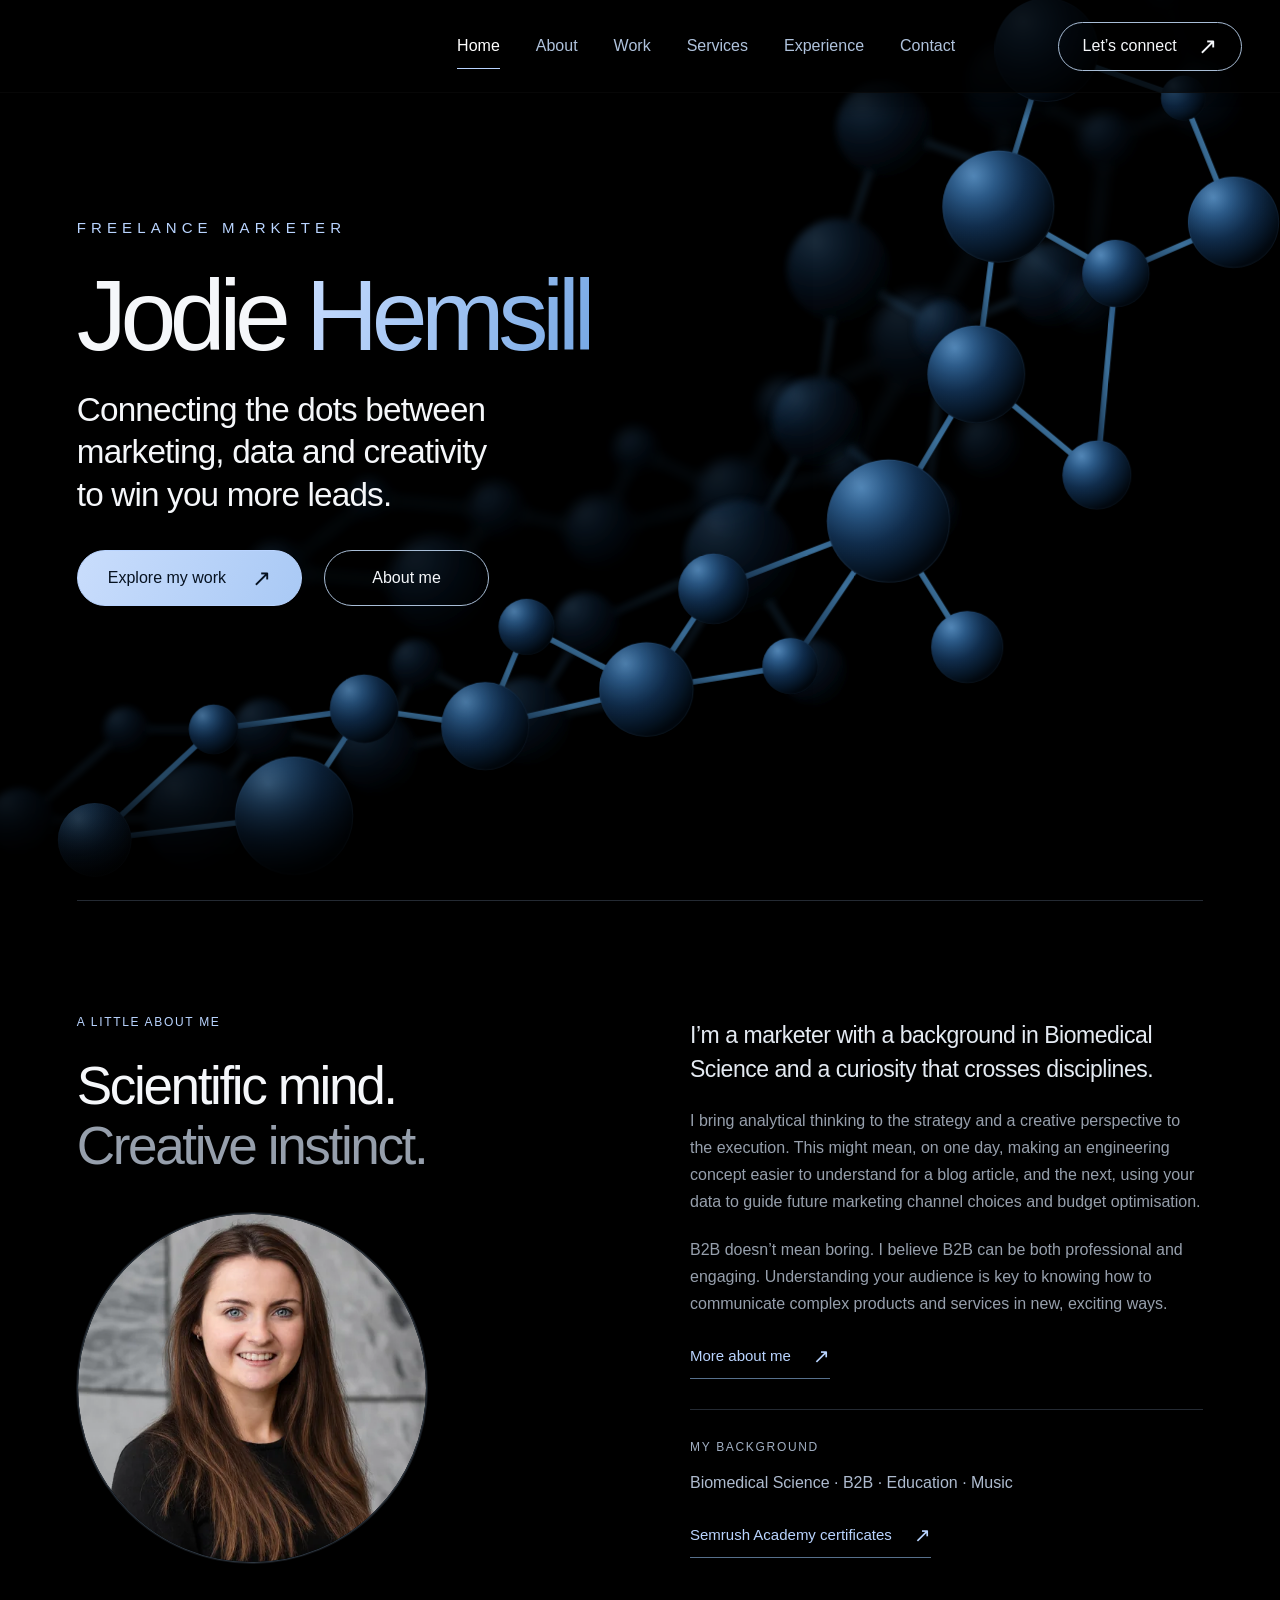
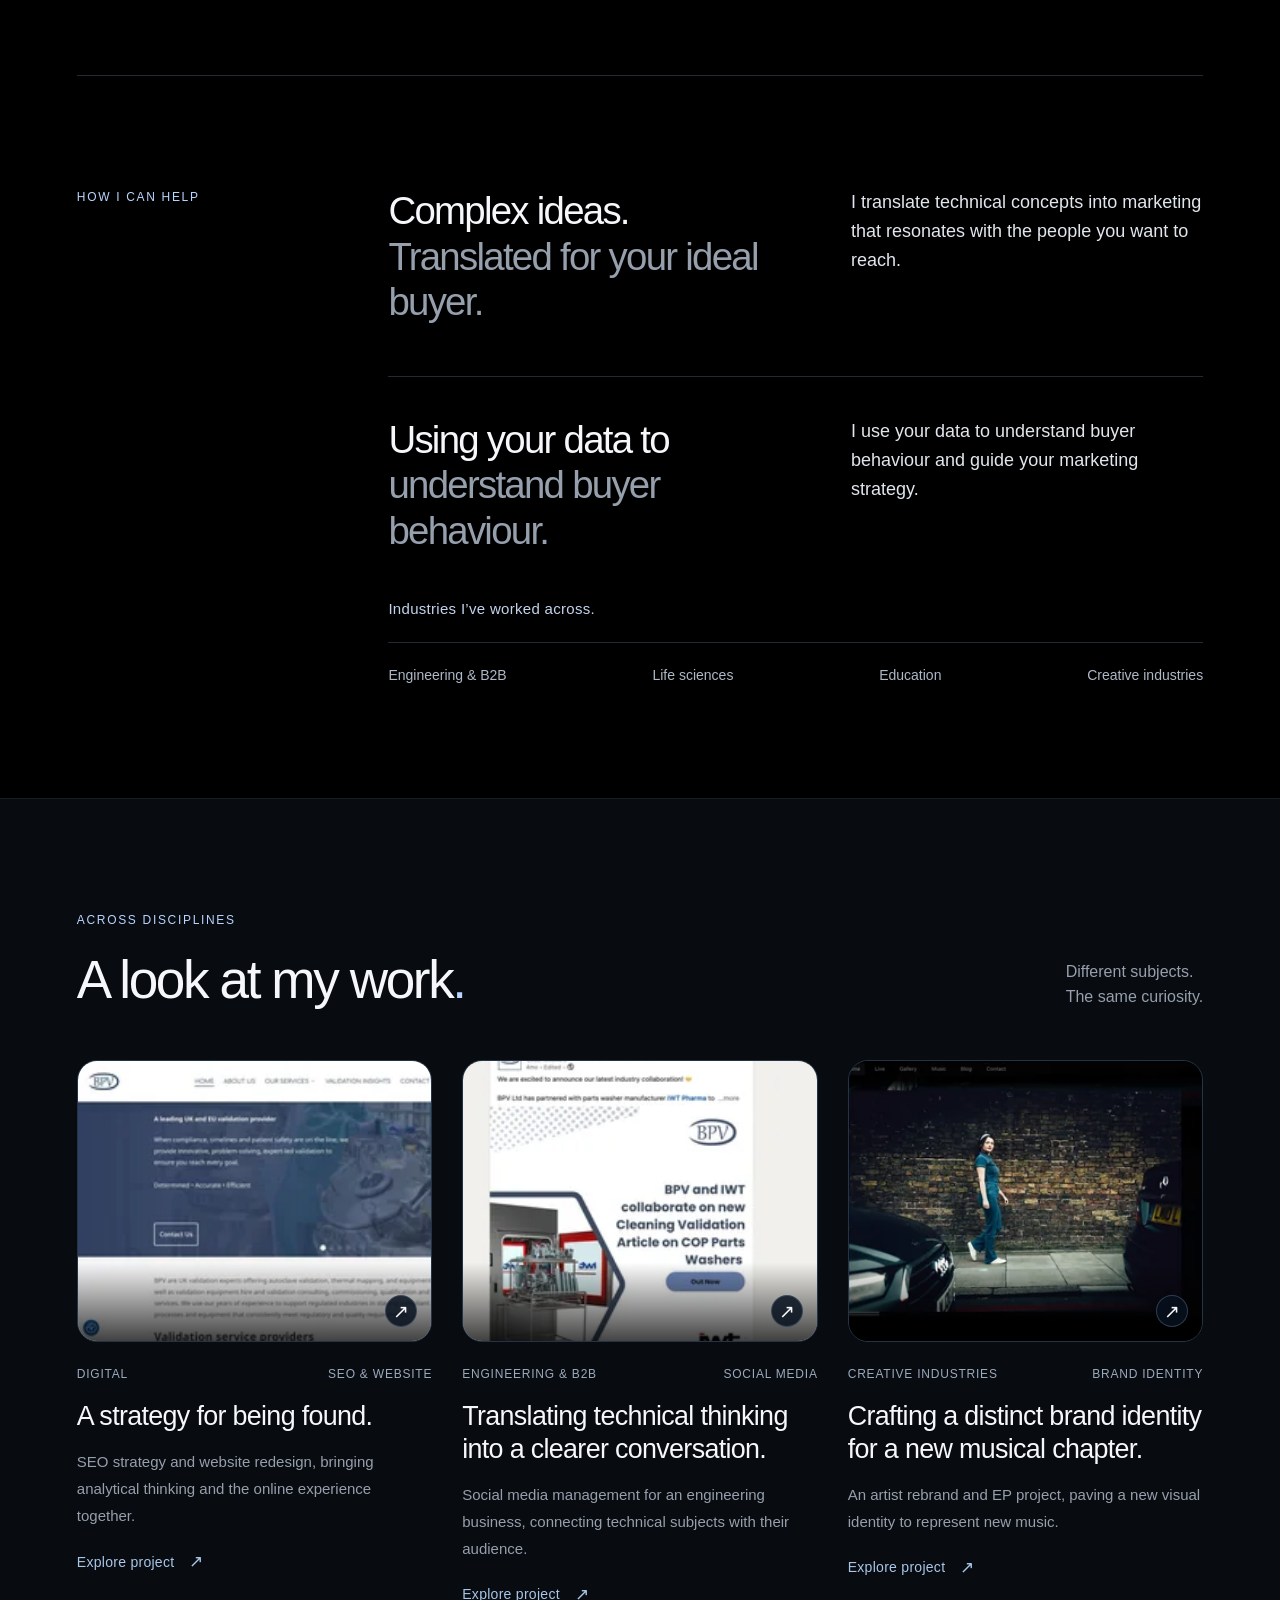
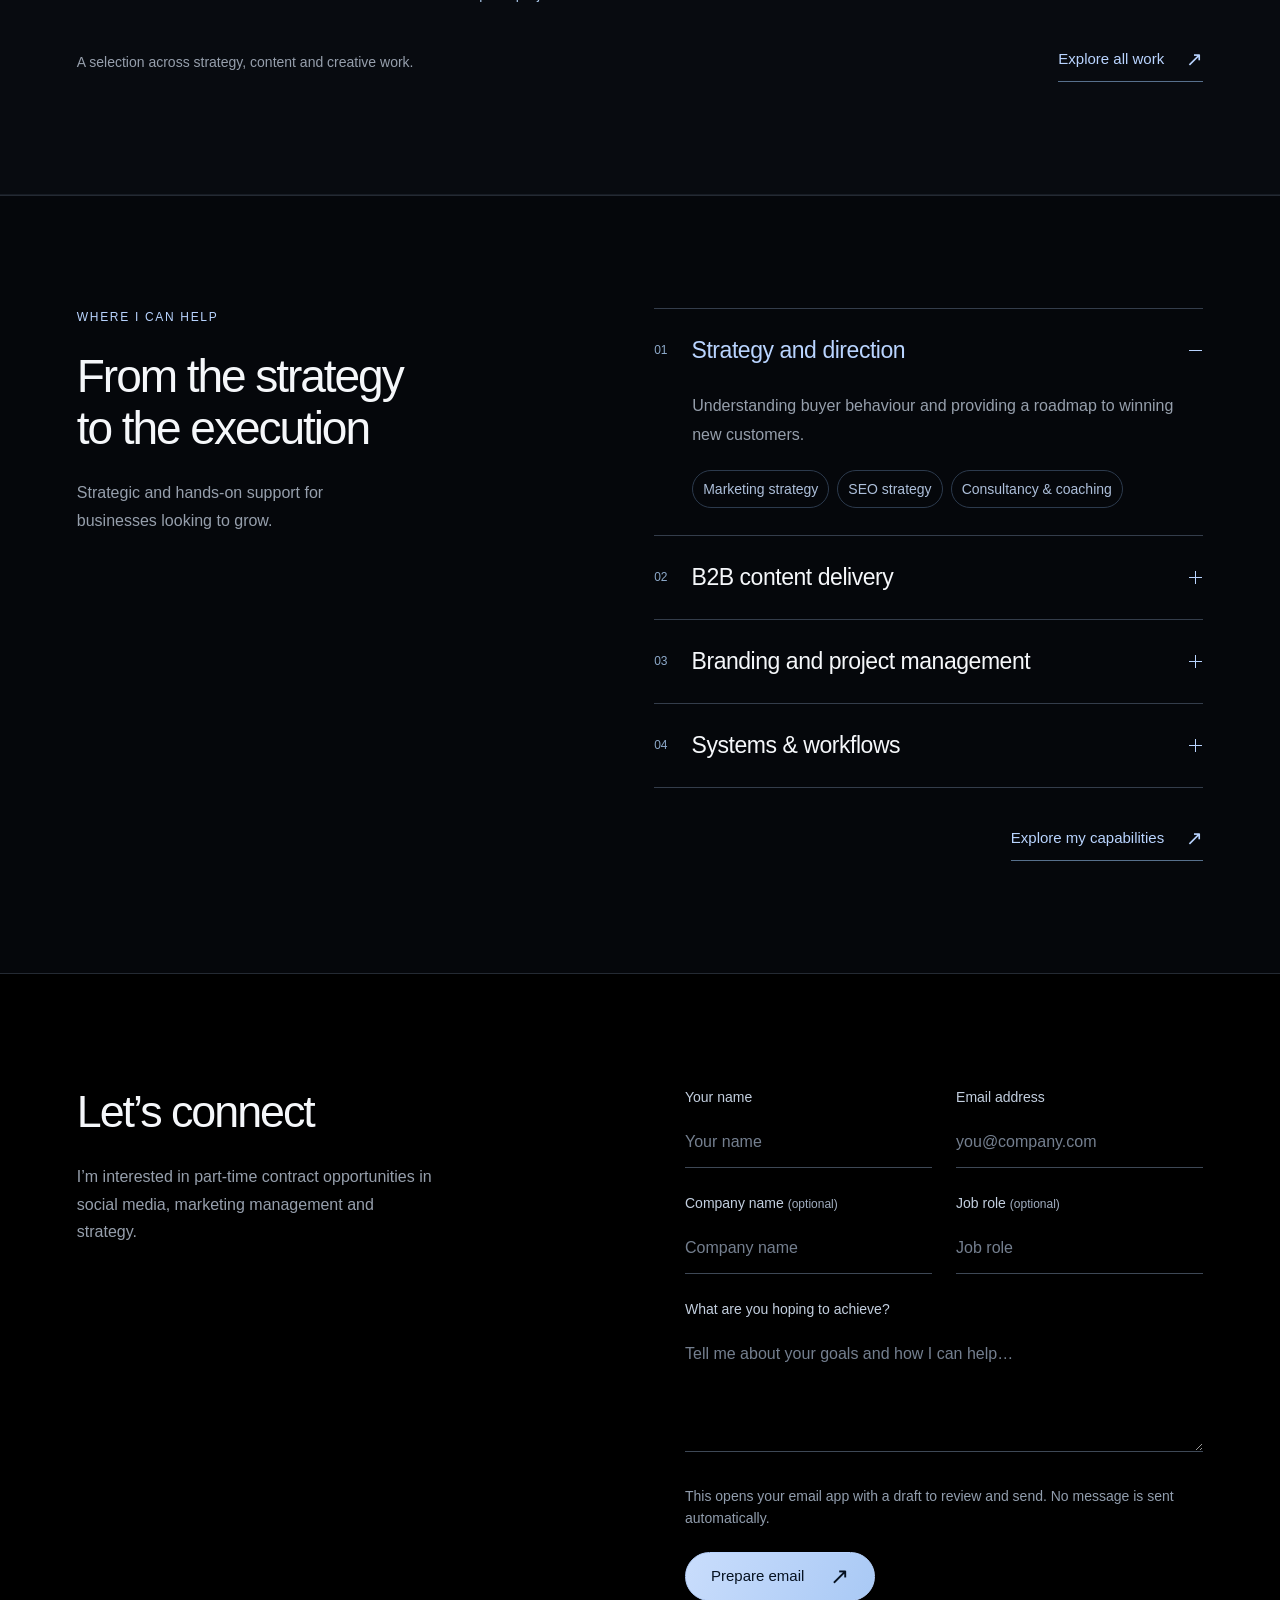
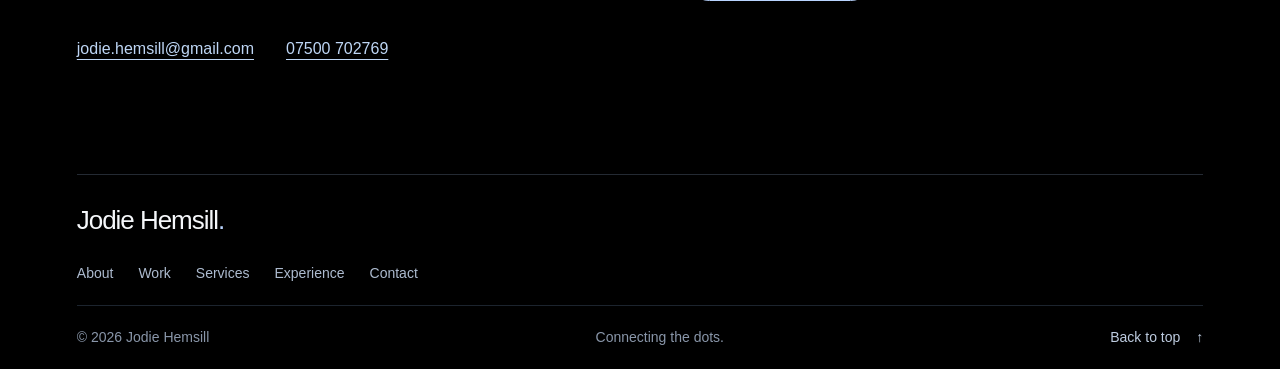
<file: index.html>
<!DOCTYPE html>
<html lang="en-GB"><head><meta charset="UTF-8"><meta name="viewport" content="width=device-width, initial-scale=1"><meta name="theme-color" content="#000000"><meta name="robots" content="noindex, nofollow"><meta name="description" content="Freelance marketer connecting the dots between marketing, data and creativity. Technical B2B, social media and marketing strategy."><meta property="og:title" content="Jodie Hemsill — Marketing, data &amp; creativity"><meta property="og:description" content="Freelance marketer connecting the dots between marketing, data and creativity. Technical B2B, social media and marketing strategy."><meta property="og:type" content="website"><title>Jodie Hemsill — Marketing, data &amp; creativity</title><link rel="icon" href="./assets/favicon.svg" type="image/svg+xml"><link rel="stylesheet" href="./assets/site.min.css?v=33c945414d"><script src="./assets/site.min.js?v=895c8163c3" defer></script></head>
<body class="home-page" id="top"><a class="skip-link" href="#main">Skip to content</a><header class="site-header"><div class="header-inner"><button class="menu-toggle" aria-expanded="false" aria-controls="site-nav"><span>Menu</span><span class="menu-lines" aria-hidden="true"></span></button><nav id="site-nav" aria-label="Main navigation"><a href="./index.html" class="nav-link is-active" aria-current="page">Home</a><a href="./about/index.html" class="nav-link">About</a><a href="./work/index.html" class="nav-link">Work</a><a href="./services/index.html" class="nav-link">Services</a><a href="./experience/index.html" class="nav-link">Experience</a><a href="./contact/index.html" class="nav-link">Contact</a></nav><a class="button button-outline header-cta" href="./contact/index.html">Let’s connect <span aria-hidden="true">↗</span></a></div></header><main id="main">
  <section class="hero" id="home" aria-labelledby="hero-title">
    <div class="hero-visual"><svg xmlns="http://www.w3.org/2000/svg" class="molecular-art" viewBox="0 0 1600 1060" fill="none" aria-hidden="true" focusable="false">
  <defs>
    <radialGradient id="atom-fill" cx="28%" cy="23%" r="80%">
      <stop stop-color="#477daf" />
      <stop offset=".24" stop-color="#285684" />
      <stop offset=".57" stop-color="#102c4b" />
      <stop offset=".83" stop-color="#071728" />
      <stop offset="1" stop-color="#02080f" />
    </radialGradient>
    <radialGradient id="atom-light" cx="25%" cy="18%" r="75%">
      <stop stop-color="#93bce2" stop-opacity=".18" />
      <stop offset=".45" stop-color="#548bb9" stop-opacity=".03" />
      <stop offset="1" stop-opacity="0" />
    </radialGradient>
    <linearGradient id="bond-fill" x1="1" y1="0" x2="0" y2="1">
      <stop stop-color="#285480" />
      <stop offset=".45" stop-color="#3c709a" />
      <stop offset="1" stop-color="#10263e" />
    </linearGradient>
    <filter id="depth">
      <feGaussianBlur stdDeviation="5" />
    </filter>
    <filter id="far-depth">
      <feGaussianBlur stdDeviation="10" />
    </filter>
    <g id="atom">
      <circle r="60" fill="url(#atom-fill)" />
      <circle r="59.5" fill="url(#atom-light)" stroke="#5985ab" stroke-opacity=".16" />
    </g>
  </defs>
  <g class="molecule molecule-far">
    <g opacity=".23" filter="url(#far-depth)" transform="translate(245 -110) scale(.82)">
      <g class="bonds">
        <path d="M 1310 30 L 1245 225" data-from="0" data-to="1" />
        <path d="M 1310 30 L 1480 90" data-from="0" data-to="4" />
        <path d="M 1245 225 L 1390 308" data-from="1" data-to="2" />
        <path d="M 1390 308 L 1540 245" data-from="2" data-to="3" />
        <path d="M 1540 245 L 1480 90" data-from="3" data-to="4" />
        <path d="M 1245 225 L 1210 430" data-from="1" data-to="5" />
        <path d="M 1390 308 L 1360 555" data-from="2" data-to="6" />
        <path d="M 1210 430 L 1360 555" data-from="5" data-to="6" />
        <path d="M 1210 430 L 1100 610" data-from="5" data-to="7" />
        <path d="M 1100 610 L 1200 768" data-from="7" data-to="8" />
        <path d="M 1100 610 L 988 800" data-from="7" data-to="9" />
        <path d="M 1100 610 L 893 705" data-from="7" data-to="10" />
        <path d="M 988 800 L 817 845" data-from="9" data-to="11" />
        <path d="M 893 705 L 817 845" data-from="10" data-to="11" />
        <path d="M 817 845 L 671 780" data-from="11" data-to="12" />
        <path d="M 817 845 L 619 912" data-from="11" data-to="13" />
        <path d="M 671 780 L 619 912" data-from="12" data-to="13" />
        <path d="M 619 912 L 463 890" data-from="13" data-to="14" />
        <path d="M 463 890 L 370 1010" data-from="14" data-to="15" />
        <path d="M 463 890 L 267 881" data-from="14" data-to="16" />
        <path d="M 370 1010 L 122 985" data-from="15" data-to="17" />
        <path d="M 267 881 L 122 985" data-from="16" data-to="17" />
      </g>
      <g>
        <use href="#atom" transform="translate(1310 30) scale(1.0833333333333333)" data-atom="0" data-x="1310.0" data-y="30.0" data-scale="1.0833333333333333" />
        <use href="#atom" transform="translate(1245 225) scale(1.1666666666666667)" data-atom="1" data-x="1245.0" data-y="225.0" data-scale="1.1666666666666667" />
        <use href="#atom" transform="translate(1390 308) scale(0.7)" data-atom="2" data-x="1390.0" data-y="308.0" data-scale="0.7" />
        <use href="#atom" transform="translate(1540 245) scale(0.95)" data-atom="3" data-x="1540.0" data-y="245.0" data-scale="0.95" />
        <use href="#atom" transform="translate(1480 90) scale(0.4666666666666667)" data-atom="4" data-x="1480.0" data-y="90.0" data-scale="0.4666666666666667" />
        <use href="#atom" transform="translate(1210 430) scale(1.0166666666666666)" data-atom="5" data-x="1210.0" data-y="430.0" data-scale="1.0166666666666666" />
        <use href="#atom" transform="translate(1360 555) scale(0.7166666666666667)" data-atom="6" data-x="1360.0" data-y="555.0" data-scale="0.7166666666666667" />
        <use href="#atom" transform="translate(1100 610) scale(1.2833333333333334)" data-atom="7" data-x="1100.0" data-y="610.0" data-scale="1.2833333333333334" />
        <use href="#atom" transform="translate(1200 768) scale(0.75)" data-atom="8" data-x="1200.0" data-y="768.0" data-scale="0.75" />
        <use href="#atom" transform="translate(988 800) scale(0.5833333333333334)" data-atom="9" data-x="988.0" data-y="800.0" data-scale="0.5833333333333334" />
        <use href="#atom" transform="translate(893 705) scale(0.7333333333333333)" data-atom="10" data-x="893.0" data-y="705.0" data-scale="0.7333333333333333" />
        <use href="#atom" transform="translate(817 845) scale(0.9833333333333333)" data-atom="11" data-x="817.0" data-y="845.0" data-scale="0.9833333333333333" />
        <use href="#atom" transform="translate(671 780) scale(0.5833333333333334)" data-atom="12" data-x="671.0" data-y="780.0" data-scale="0.5833333333333334" />
        <use href="#atom" transform="translate(619 912) scale(0.9166666666666666)" data-atom="13" data-x="619.0" data-y="912.0" data-scale="0.9166666666666666" />
        <use href="#atom" transform="translate(463 890) scale(0.7166666666666667)" data-atom="14" data-x="463.0" data-y="890.0" data-scale="0.7166666666666667" />
        <use href="#atom" transform="translate(370 1010) scale(1.2333333333333334)" data-atom="15" data-x="370.0" data-y="1010.0" data-scale="1.2333333333333334" />
        <use href="#atom" transform="translate(267 881) scale(0.5166666666666667)" data-atom="16" data-x="267.0" data-y="881.0" data-scale="0.5166666666666667" />
        <use href="#atom" transform="translate(122 985) scale(0.7666666666666667)" data-atom="17" data-x="122.0" data-y="985.0" data-scale="0.7666666666666667" />
      </g>
    </g>
  </g>
  <g class="molecule molecule-back">
    <g opacity=".32" filter="url(#depth)" transform="translate(-85 100) scale(.91)">
      <g class="bonds">
        <path d="M 1310 30 L 1245 225" data-from="0" data-to="1" />
        <path d="M 1310 30 L 1480 90" data-from="0" data-to="4" />
        <path d="M 1245 225 L 1390 308" data-from="1" data-to="2" />
        <path d="M 1390 308 L 1540 245" data-from="2" data-to="3" />
        <path d="M 1540 245 L 1480 90" data-from="3" data-to="4" />
        <path d="M 1245 225 L 1210 430" data-from="1" data-to="5" />
        <path d="M 1390 308 L 1360 555" data-from="2" data-to="6" />
        <path d="M 1210 430 L 1360 555" data-from="5" data-to="6" />
        <path d="M 1210 430 L 1100 610" data-from="5" data-to="7" />
        <path d="M 1100 610 L 1200 768" data-from="7" data-to="8" />
        <path d="M 1100 610 L 988 800" data-from="7" data-to="9" />
        <path d="M 1100 610 L 893 705" data-from="7" data-to="10" />
        <path d="M 988 800 L 817 845" data-from="9" data-to="11" />
        <path d="M 893 705 L 817 845" data-from="10" data-to="11" />
        <path d="M 817 845 L 671 780" data-from="11" data-to="12" />
        <path d="M 817 845 L 619 912" data-from="11" data-to="13" />
        <path d="M 671 780 L 619 912" data-from="12" data-to="13" />
        <path d="M 619 912 L 463 890" data-from="13" data-to="14" />
        <path d="M 463 890 L 370 1010" data-from="14" data-to="15" />
        <path d="M 463 890 L 267 881" data-from="14" data-to="16" />
        <path d="M 370 1010 L 122 985" data-from="15" data-to="17" />
        <path d="M 267 881 L 122 985" data-from="16" data-to="17" />
      </g>
      <g>
        <use href="#atom" transform="translate(1310 30) scale(1.0833333333333333)" data-atom="0" data-x="1310.0" data-y="30.0" data-scale="1.0833333333333333" />
        <use href="#atom" transform="translate(1245 225) scale(1.1666666666666667)" data-atom="1" data-x="1245.0" data-y="225.0" data-scale="1.1666666666666667" />
        <use href="#atom" transform="translate(1390 308) scale(0.7)" data-atom="2" data-x="1390.0" data-y="308.0" data-scale="0.7" />
        <use href="#atom" transform="translate(1540 245) scale(0.95)" data-atom="3" data-x="1540.0" data-y="245.0" data-scale="0.95" />
        <use href="#atom" transform="translate(1480 90) scale(0.4666666666666667)" data-atom="4" data-x="1480.0" data-y="90.0" data-scale="0.4666666666666667" />
        <use href="#atom" transform="translate(1210 430) scale(1.0166666666666666)" data-atom="5" data-x="1210.0" data-y="430.0" data-scale="1.0166666666666666" />
        <use href="#atom" transform="translate(1360 555) scale(0.7166666666666667)" data-atom="6" data-x="1360.0" data-y="555.0" data-scale="0.7166666666666667" />
        <use href="#atom" transform="translate(1100 610) scale(1.2833333333333334)" data-atom="7" data-x="1100.0" data-y="610.0" data-scale="1.2833333333333334" />
        <use href="#atom" transform="translate(1200 768) scale(0.75)" data-atom="8" data-x="1200.0" data-y="768.0" data-scale="0.75" />
        <use href="#atom" transform="translate(988 800) scale(0.5833333333333334)" data-atom="9" data-x="988.0" data-y="800.0" data-scale="0.5833333333333334" />
        <use href="#atom" transform="translate(893 705) scale(0.7333333333333333)" data-atom="10" data-x="893.0" data-y="705.0" data-scale="0.7333333333333333" />
        <use href="#atom" transform="translate(817 845) scale(0.9833333333333333)" data-atom="11" data-x="817.0" data-y="845.0" data-scale="0.9833333333333333" />
        <use href="#atom" transform="translate(671 780) scale(0.5833333333333334)" data-atom="12" data-x="671.0" data-y="780.0" data-scale="0.5833333333333334" />
        <use href="#atom" transform="translate(619 912) scale(0.9166666666666666)" data-atom="13" data-x="619.0" data-y="912.0" data-scale="0.9166666666666666" />
        <use href="#atom" transform="translate(463 890) scale(0.7166666666666667)" data-atom="14" data-x="463.0" data-y="890.0" data-scale="0.7166666666666667" />
        <use href="#atom" transform="translate(370 1010) scale(1.2333333333333334)" data-atom="15" data-x="370.0" data-y="1010.0" data-scale="1.2333333333333334" />
        <use href="#atom" transform="translate(267 881) scale(0.5166666666666667)" data-atom="16" data-x="267.0" data-y="881.0" data-scale="0.5166666666666667" />
        <use href="#atom" transform="translate(122 985) scale(0.7666666666666667)" data-atom="17" data-x="122.0" data-y="985.0" data-scale="0.7666666666666667" />
      </g>
    </g>
  </g>
  <g class="molecule molecule-front">
    <g>
      <g class="bonds">
        <path d="M 1310 30 L 1245 225" data-from="0" data-to="1" />
        <path d="M 1310 30 L 1480 90" data-from="0" data-to="4" />
        <path d="M 1245 225 L 1390 308" data-from="1" data-to="2" />
        <path d="M 1390 308 L 1540 245" data-from="2" data-to="3" />
        <path d="M 1540 245 L 1480 90" data-from="3" data-to="4" />
        <path d="M 1245 225 L 1210 430" data-from="1" data-to="5" />
        <path d="M 1390 308 L 1360 555" data-from="2" data-to="6" />
        <path d="M 1210 430 L 1360 555" data-from="5" data-to="6" />
        <path d="M 1210 430 L 1100 610" data-from="5" data-to="7" />
        <path d="M 1100 610 L 1200 768" data-from="7" data-to="8" />
        <path d="M 1100 610 L 988 800" data-from="7" data-to="9" />
        <path d="M 1100 610 L 893 705" data-from="7" data-to="10" />
        <path d="M 988 800 L 817 845" data-from="9" data-to="11" />
        <path d="M 893 705 L 817 845" data-from="10" data-to="11" />
        <path d="M 817 845 L 671 780" data-from="11" data-to="12" />
        <path d="M 817 845 L 619 912" data-from="11" data-to="13" />
        <path d="M 671 780 L 619 912" data-from="12" data-to="13" />
        <path d="M 619 912 L 463 890" data-from="13" data-to="14" />
        <path d="M 463 890 L 370 1010" data-from="14" data-to="15" />
        <path d="M 463 890 L 267 881" data-from="14" data-to="16" />
        <path d="M 370 1010 L 122 985" data-from="15" data-to="17" />
        <path d="M 267 881 L 122 985" data-from="16" data-to="17" />
      </g>
      <g>
        <use href="#atom" transform="translate(1310 30) scale(1.0833333333333333)" data-atom="0" data-x="1310.0" data-y="30.0" data-scale="1.0833333333333333" />
        <use href="#atom" transform="translate(1245 225) scale(1.1666666666666667)" data-atom="1" data-x="1245.0" data-y="225.0" data-scale="1.1666666666666667" />
        <use href="#atom" transform="translate(1390 308) scale(0.7)" data-atom="2" data-x="1390.0" data-y="308.0" data-scale="0.7" />
        <use href="#atom" transform="translate(1540 245) scale(0.95)" data-atom="3" data-x="1540.0" data-y="245.0" data-scale="0.95" />
        <use href="#atom" transform="translate(1480 90) scale(0.4666666666666667)" data-atom="4" data-x="1480.0" data-y="90.0" data-scale="0.4666666666666667" />
        <use href="#atom" transform="translate(1210 430) scale(1.0166666666666666)" data-atom="5" data-x="1210.0" data-y="430.0" data-scale="1.0166666666666666" />
        <use href="#atom" transform="translate(1360 555) scale(0.7166666666666667)" data-atom="6" data-x="1360.0" data-y="555.0" data-scale="0.7166666666666667" />
        <use href="#atom" transform="translate(1100 610) scale(1.2833333333333334)" data-atom="7" data-x="1100.0" data-y="610.0" data-scale="1.2833333333333334" />
        <use href="#atom" transform="translate(1200 768) scale(0.75)" data-atom="8" data-x="1200.0" data-y="768.0" data-scale="0.75" />
        <use href="#atom" transform="translate(988 800) scale(0.5833333333333334)" data-atom="9" data-x="988.0" data-y="800.0" data-scale="0.5833333333333334" />
        <use href="#atom" transform="translate(893 705) scale(0.7333333333333333)" data-atom="10" data-x="893.0" data-y="705.0" data-scale="0.7333333333333333" />
        <use href="#atom" transform="translate(817 845) scale(0.9833333333333333)" data-atom="11" data-x="817.0" data-y="845.0" data-scale="0.9833333333333333" />
        <use href="#atom" transform="translate(671 780) scale(0.5833333333333334)" data-atom="12" data-x="671.0" data-y="780.0" data-scale="0.5833333333333334" />
        <use href="#atom" transform="translate(619 912) scale(0.9166666666666666)" data-atom="13" data-x="619.0" data-y="912.0" data-scale="0.9166666666666666" />
        <use href="#atom" transform="translate(463 890) scale(0.7166666666666667)" data-atom="14" data-x="463.0" data-y="890.0" data-scale="0.7166666666666667" />
        <use href="#atom" transform="translate(370 1010) scale(1.2333333333333334)" data-atom="15" data-x="370.0" data-y="1010.0" data-scale="1.2333333333333334" />
        <use href="#atom" transform="translate(267 881) scale(0.5166666666666667)" data-atom="16" data-x="267.0" data-y="881.0" data-scale="0.5166666666666667" />
        <use href="#atom" transform="translate(122 985) scale(0.7666666666666667)" data-atom="17" data-x="122.0" data-y="985.0" data-scale="0.7666666666666667" />
      </g>
    </g>
  </g>
</svg></div>
    <div class="hero-shade" aria-hidden="true"></div>
    <div class="hero-content page-width">
      <p class="eyebrow">Freelance marketer</p>
      <h1 id="hero-title">Jodie <span>Hemsill</span></h1>
      <p class="hero-tagline">Connecting the dots between<br class="desktop-break"> marketing, data and creativity <span class="hero-outcome">to win you more leads.</span></p>
      <div class="hero-actions">
        <a class="button button-primary" href="#work">Explore my work <span aria-hidden="true">↗</span></a>
        <a class="button button-outline" href="#about">About me</a>
      </div>
    </div>
  </section>

  <section class="about-section page-width section-space" id="about" aria-labelledby="about-title">
    <div class="about-heading"><p class="eyebrow">A little about me</p><h2 id="about-title">Scientific mind.<br> <span class="text-muted">Creative instinct.</span></h2><div class="portrait-frame portrait-compact"><div class="portrait-circle"><img alt="Portrait of Jodie Hemsill" width="800" height="800" loading="lazy" decoding="async" fetchpriority="auto" srcset="./assets/optimized/jodie-hemsill-portrait-brunette-v1-8e313ef4b0-320.webp 320w, ./assets/optimized/jodie-hemsill-portrait-brunette-v1-8e313ef4b0-480.webp 480w, ./assets/optimized/jodie-hemsill-portrait-brunette-v1-8e313ef4b0-640.webp 640w, ./assets/optimized/jodie-hemsill-portrait-brunette-v1-8e313ef4b0-800.webp 800w" sizes="(max-width:760px) 288px, 350px" src="./assets/optimized/jodie-hemsill-portrait-brunette-v1-8e313ef4b0-800.webp" style="object-position:50% 50%"></div></div></div>
    <div class="about-copy"><p class="lead-copy">I’m a marketer with a background in Biomedical Science and a curiosity that crosses disciplines.</p><p>I bring analytical thinking to the strategy and a creative perspective to the execution. This might mean, on one day, making an engineering concept easier to understand for a blog article, and the next, using your data to guide future marketing channel choices and budget optimisation.</p><p>B2B doesn’t mean boring. I believe B2B can be both professional and engaging. Understanding your audience is key to knowing how to communicate complex products and services in new, exciting ways.</p><a class="text-link about-link" href="./about/index.html#background">More about me <span aria-hidden="true">↗</span></a><div class="about-detail"><span class="small-label">My background</span><span>Biomedical Science · B2B · Education · Music</span></div><a class="text-link credential-link" href="./experience/index.html#certifications">Semrush Academy certificates <span aria-hidden="true">↗</span></a></div>
  </section>

  <section class="perspective page-width section-space" id="perspective" aria-labelledby="perspective-title">
    <p class="eyebrow section-label">How I can help</p>
    <div class="perspective-content">
      <h2 id="perspective-title">Complex ideas.<br> <span class="text-muted">Translated for your ideal buyer.</span></h2>
      <div class="perspective-copy"><p>I translate technical concepts into marketing that resonates with the people you want to reach.</p></div>
    </div>
    <div class="perspective-content perspective-data">
      <h2>Using your data to<br> <span class="text-muted">understand buyer behaviour.</span></h2>
      <div class="perspective-copy"><p>I use your data to understand buyer behaviour and guide your marketing strategy.</p></div>
    </div>
    <div class="sector-heading"><h3>Industries I’ve worked across.</h3></div>
    <div class="sector-list" aria-label="Sectors"><span>Engineering & B2B</span><span>Life sciences</span><span>Education</span><span>Creative industries</span></div>
  </section>

  <section class="work-section section-space" id="work" aria-labelledby="work-title">
    <div class="page-width">
      <div class="section-heading"><div><p class="eyebrow">Across disciplines</p><h2 id="work-title">A look at my work<span class="accent">.</span></h2></div><p>Different subjects.<br> The same curiosity.</p></div>
      <div class="work-grid"><article class="work-item" data-category="strategy"><a class="project-link" href="./work/seo-website/index.html"><div class="project-art project-photo" style="--image-zoom:1.0"><img alt="BPV website homepage with validation services and technical imagery" width="1800" height="976" loading="lazy" decoding="async" fetchpriority="auto" srcset="./assets/optimized/bpv-website-clean-8d0b58d469-320.webp 320w, ./assets/optimized/bpv-website-clean-8d0b58d469-480.webp 480w, ./assets/optimized/bpv-website-clean-8d0b58d469-640.webp 640w, ./assets/optimized/bpv-website-clean-8d0b58d469-800.webp 800w, ./assets/optimized/bpv-website-clean-8d0b58d469-1200.webp 1200w, ./assets/optimized/bpv-website-clean-8d0b58d469-1600.webp 1600w, ./assets/optimized/bpv-website-clean-8d0b58d469-1800.webp 1800w" sizes="(max-width:760px) calc(100vw - 48px), (max-width:1100px) 30vw, 30vw" src="./assets/optimized/bpv-website-clean-8d0b58d469-800.webp" style="object-position:0% 40%;object-fit:cover"><span class="photo-shade" aria-hidden="true"></span><span class="art-caption">Finding the connections</span><span class="art-arrow" aria-hidden="true">↗</span></div><div class="project-meta"><span>Digital</span><span>SEO &amp; website</span></div><h3>A strategy for being found.</h3><p>SEO strategy and website redesign, bringing analytical thinking and the online experience together.</p><span class="project-open">Explore project <span aria-hidden="true">↗</span></span></a></article><article class="work-item" data-category="social"><a class="project-link" href="./work/engineering-social/index.html"><div class="project-art project-photo" style="--image-zoom:1.35"><img alt="BPV LinkedIn campaign graphic about a cleaning validation collaboration" width="1800" height="976" loading="lazy" decoding="async" fetchpriority="auto" srcset="./assets/optimized/bpv-linkedin-campaign-clean-0ec75fb3e4-320.webp 320w, ./assets/optimized/bpv-linkedin-campaign-clean-0ec75fb3e4-480.webp 480w, ./assets/optimized/bpv-linkedin-campaign-clean-0ec75fb3e4-640.webp 640w, ./assets/optimized/bpv-linkedin-campaign-clean-0ec75fb3e4-800.webp 800w, ./assets/optimized/bpv-linkedin-campaign-clean-0ec75fb3e4-1200.webp 1200w, ./assets/optimized/bpv-linkedin-campaign-clean-0ec75fb3e4-1600.webp 1600w, ./assets/optimized/bpv-linkedin-campaign-clean-0ec75fb3e4-1800.webp 1800w" sizes="(max-width:760px) calc(100vw - 48px), (max-width:1100px) 30vw, 30vw" src="./assets/optimized/bpv-linkedin-campaign-clean-0ec75fb3e4-800.webp" style="object-position:50% 72%;object-fit:cover"><span class="photo-shade" aria-hidden="true"></span><span class="art-caption">Making the technical human</span><span class="art-arrow" aria-hidden="true">↗</span></div><div class="project-meta"><span>Engineering &amp; B2B</span><span>Social media</span></div><h3>Translating technical thinking into a clearer conversation.</h3><p>Social media management for an engineering business, connecting technical subjects with their audience.</p><span class="project-open">Explore project <span aria-hidden="true">↗</span></span></a></article><article class="work-item" data-category="creative"><a class="project-link" href="./work/artist-rebrand/index.html"><div class="project-art project-photo" style="--image-zoom:1.05"><img alt="Jodie Lo artist identity with a streetscape portrait and music imagery" width="1800" height="976" loading="lazy" decoding="async" fetchpriority="auto" srcset="./assets/optimized/jodie-lo-rebrand-gallery-clean-05c74f8991-320.webp 320w, ./assets/optimized/jodie-lo-rebrand-gallery-clean-05c74f8991-480.webp 480w, ./assets/optimized/jodie-lo-rebrand-gallery-clean-05c74f8991-640.webp 640w, ./assets/optimized/jodie-lo-rebrand-gallery-clean-05c74f8991-800.webp 800w, ./assets/optimized/jodie-lo-rebrand-gallery-clean-05c74f8991-1200.webp 1200w, ./assets/optimized/jodie-lo-rebrand-gallery-clean-05c74f8991-1600.webp 1600w, ./assets/optimized/jodie-lo-rebrand-gallery-clean-05c74f8991-1800.webp 1800w" sizes="(max-width:760px) calc(100vw - 48px), (max-width:1100px) 30vw, 30vw" src="./assets/optimized/jodie-lo-rebrand-gallery-clean-05c74f8991-800.webp" style="object-position:56% 60%;object-fit:cover"><span class="photo-shade" aria-hidden="true"></span><span class="art-caption">A different kind of expression</span><span class="art-arrow" aria-hidden="true">↗</span></div><div class="project-meta"><span>Creative industries</span><span>Brand identity</span></div><h3>Crafting a distinct brand identity for a new musical chapter.</h3><p>An artist rebrand and EP project, paving a new visual identity to represent new music.</p><span class="project-open">Explore project <span aria-hidden="true">↗</span></span></a></article></div>
      <div class="work-bottom"><p class="work-note">A selection across strategy, content and creative work.</p><a class="text-link" href="./work/index.html">Explore all work <span aria-hidden="true">↗</span></a></div>
    </div>
  </section>



  <section class="services-section section-space" id="services" aria-labelledby="services-title">
    <div class="page-width services-layout"><div class="services-intro"><p class="eyebrow">Where I can help</p><h2 id="services-title">From the strategy<br> to the execution</h2><p>Strategic and hands-on support for businesses looking to grow.</p></div>
      <div class="service-list">
        <details name="home-services" class="service" open><summary><span class="service-number">01</span><h3>Strategy and direction</h3><span class="detail-toggle" aria-hidden="true"></span></summary><div class="service-content"><p>Understanding buyer behaviour and providing a roadmap to winning new customers.</p><ul><li>Marketing strategy</li><li>SEO strategy</li><li>Consultancy & coaching</li></ul></div></details>
        <details name="home-services" class="service"><summary><span class="service-number">02</span><h3>B2B content delivery</h3><span class="detail-toggle" aria-hidden="true"></span></summary><div class="service-content"><p>Turning complex ideas into clear communications with a recognisable brand voice that speaks to your ideal customer.</p><ul><li>Social media management</li><li>Brand voice & marketing materials</li><li>Website design & redesign</li></ul></div></details>
        <details name="home-services" class="service"><summary><span class="service-number">03</span><h3>Branding and project management</h3><span class="detail-toggle" aria-hidden="true"></span></summary><div class="service-content"><p>Developing your brand personality and project managing big marketing moves.</p><ul><li>Brand personality</li><li>Visual identity</li><li>Project management</li></ul></div></details>
        <details name="home-services" class="service"><summary><span class="service-number">04</span><h3>Systems & workflows</h3><span class="detail-toggle" aria-hidden="true"></span></summary><div class="service-content"><p>Using technology and know-how to create systems (including AI) which automate and streamline your marketing processes.</p><ul><li>CRM implementation</li><li>AI workflows</li><li>Data aggregation</li></ul></div></details>
      </div>
    </div>
    <div class="page-width services-footer"><a class="text-link" href="./services/index.html">Explore my capabilities <span aria-hidden="true">↗</span></a></div>
  </section>

  <section class="contact-section page-width section-space" id="contact" aria-labelledby="contact-title">
    <div class="contact-layout"><div><h2 id="contact-title">Let’s connect</h2><p>I’m interested in part-time contract opportunities in social media, marketing management and strategy.</p></div>
    <form class="contact-form" data-email="jodie.hemsill@gmail.com" novalidate><div class="form-row"><div class="field"><label for="name">Your name</label><input id="name" name="name" autocomplete="name" required placeholder="Your name"></div><div class="field"><label for="email">Email address</label><input type="email" id="email" name="email" autocomplete="email" required placeholder="you@company.com"></div></div><div class="form-row"><div class="field"><label for="company">Company name <span class="field-optional">(optional)</span></label><input id="company" name="company" autocomplete="organization" placeholder="Company name"></div><div class="field"><label for="job-role">Job role <span class="field-optional">(optional)</span></label><input id="job-role" name="job-role" autocomplete="organization-title" placeholder="Job role"></div></div><div class="field"><label for="message">What are you hoping to achieve?</label><textarea id="message" name="message" rows="4" required placeholder="Tell me about your goals and how I can help…"></textarea></div><p class="form-note" id="form-note">This opens your email app with a draft to review and send. No message is sent automatically.</p><button class="button button-primary" type="submit" disabled aria-describedby="form-note">Prepare email <span aria-hidden="true">↗</span></button><p class="form-status" role="status" aria-live="polite"></p><noscript><p class="form-note">You can also email <a href="mailto:jodie.hemsill@gmail.com">jodie.hemsill@gmail.com</a> directly.</p></noscript></form></div>
    <div class="home-contact-links"><a href="mailto:jodie.hemsill@gmail.com">jodie.hemsill@gmail.com</a><a href="tel:+447500702769">07500 702769</a></div>
  </section>
</main><footer class="site-footer page-width"><div class="footer-top"><a href="./index.html" class="footer-name">Jodie Hemsill<span class="accent">.</span></a></div><div class="footer-links"><a href="./about/index.html">About</a><a href="./work/index.html">Work</a><a href="./services/index.html">Services</a><a href="./experience/index.html">Experience</a><a href="./contact/index.html">Contact</a></div><div class="footer-bottom"><span>© 2026 Jodie Hemsill</span><span>Connecting the dots.</span><a href="#top">Back to top <span aria-hidden="true">↑</span></a></div></footer></body></html>
</file>
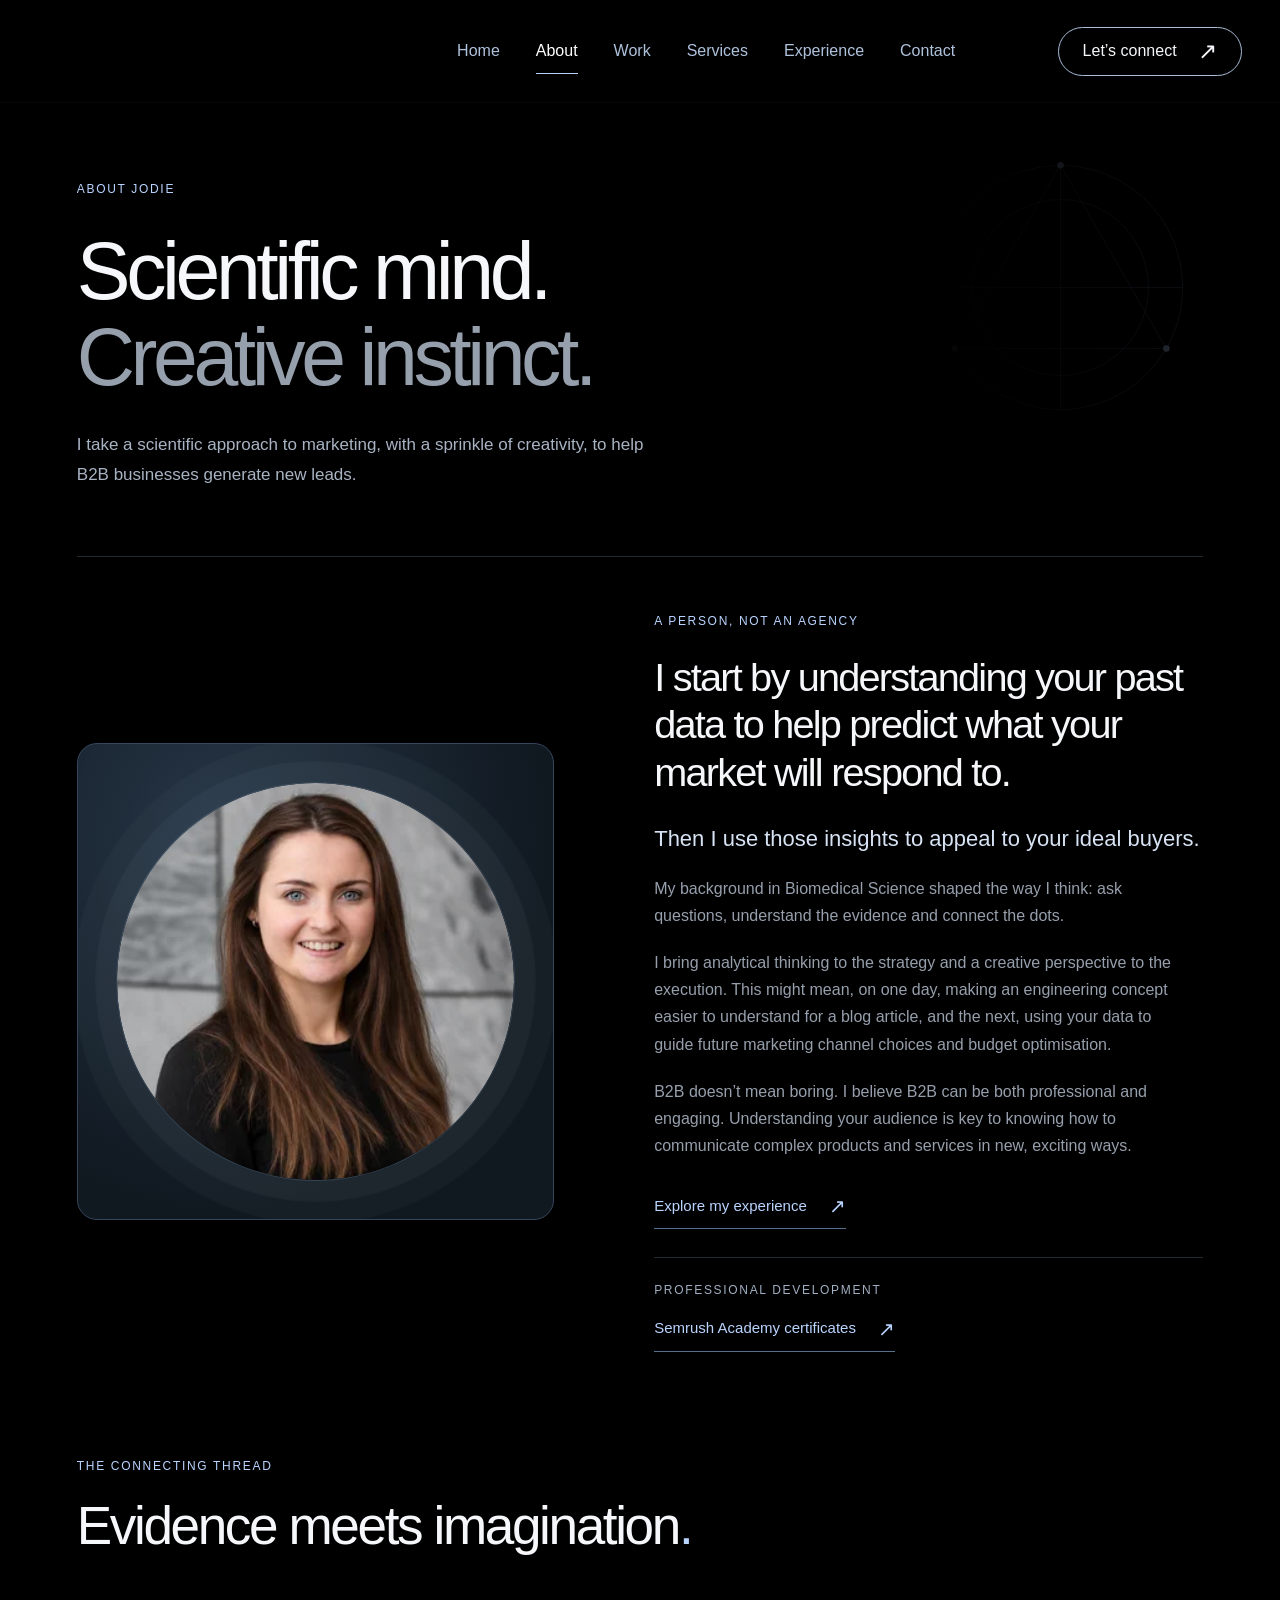
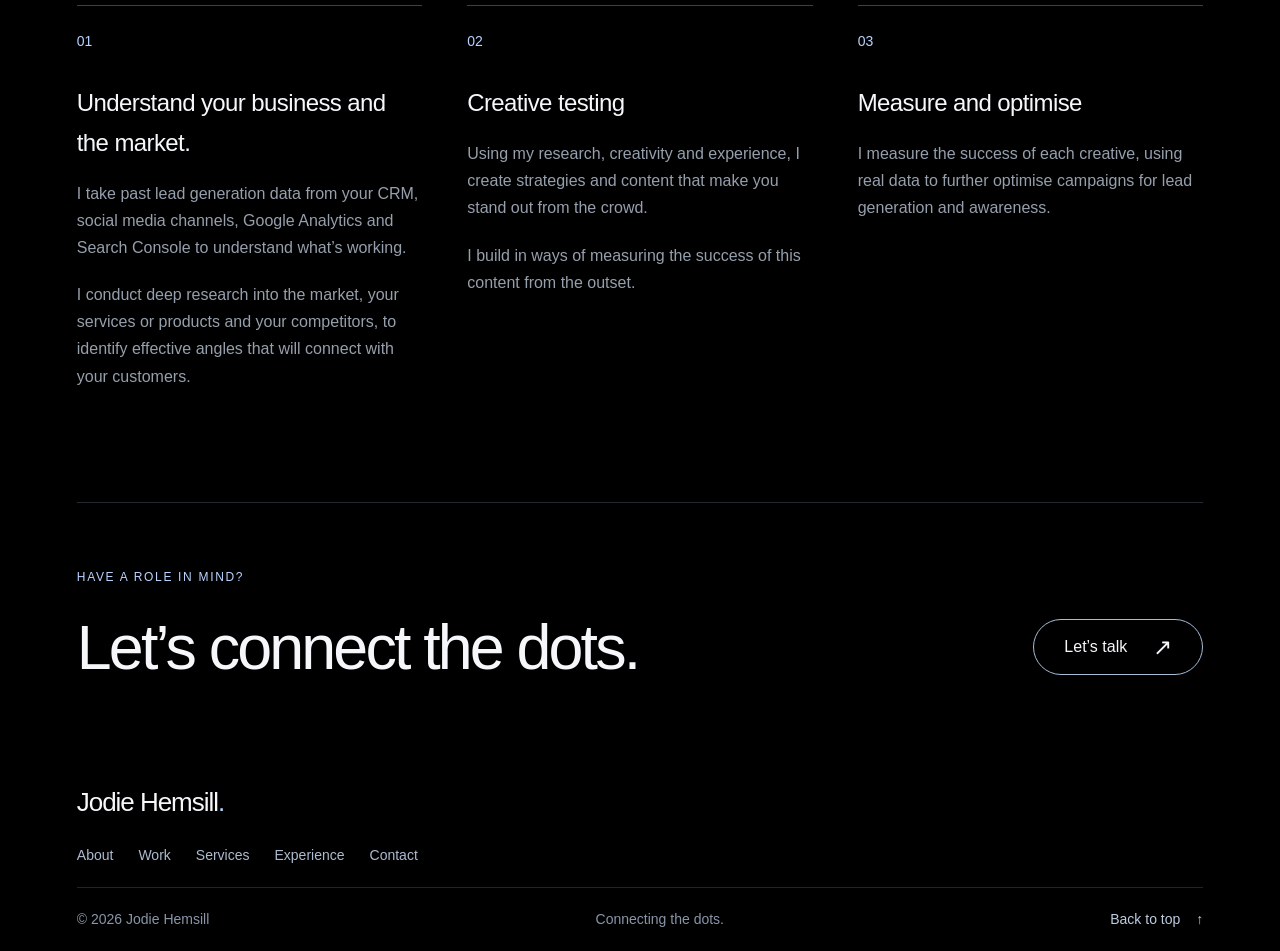
<file: about/index.html>
<!DOCTYPE html>
<html lang="en-GB"><head><meta charset="UTF-8"><meta name="viewport" content="width=device-width, initial-scale=1"><meta name="theme-color" content="#000000"><meta name="robots" content="noindex, nofollow"><meta name="description" content="Scientific thinking and a creative perspective. Get to know Jodie Hemsill and her approach to marketing."><meta property="og:title" content="About Jodie — Jodie Hemsill"><meta property="og:description" content="Scientific thinking and a creative perspective. Get to know Jodie Hemsill and her approach to marketing."><meta property="og:type" content="website"><title>About Jodie — Jodie Hemsill</title><link rel="icon" href="../assets/favicon.svg" type="image/svg+xml"><link rel="stylesheet" href="../assets/site.min.css?v=33c945414d"><script src="../assets/site.min.js?v=895c8163c3" defer></script></head>
<body class="inner-page" id="top"><a class="skip-link" href="#main">Skip to content</a><header class="site-header"><div class="header-inner"><button class="menu-toggle" aria-expanded="false" aria-controls="site-nav"><span>Menu</span><span class="menu-lines" aria-hidden="true"></span></button><nav id="site-nav" aria-label="Main navigation"><a href="../index.html" class="nav-link">Home</a><a href="../about/index.html" class="nav-link is-active" aria-current="page">About</a><a href="../work/index.html" class="nav-link">Work</a><a href="../services/index.html" class="nav-link">Services</a><a href="../experience/index.html" class="nav-link">Experience</a><a href="../contact/index.html" class="nav-link">Contact</a></nav><a class="button button-outline header-cta" href="../contact/index.html">Let’s connect <span aria-hidden="true">↗</span></a></div></header><main id="main"><section class="page-hero page-width"><p class="eyebrow">About Jodie</p><h1>Scientific mind.<br><span class="text-muted">Creative instinct.</span></h1><p class="page-intro">I take a scientific approach to marketing, with a sprinkle of creativity, to help B2B businesses generate new leads.</p><div class="page-constellation" aria-hidden="true"><svg viewBox="0 0 350 350" fill="none"><circle cx="175" cy="175" r="150"/><circle cx="175" cy="175" r="108"/><path d="m175 25 130 225H45zM25 175h300M175 25v300"/><g fill="#b9d4ff" stroke="none"><circle cx="175" cy="25" r="4"/><circle cx="305" cy="250" r="4"/><circle cx="45" cy="250" r="4"/></g></svg></div></section><section class="page-width about-profile section-divider" id="background"><div class="portrait-frame"><div class="portrait-circle"><img alt="Portrait of Jodie Hemsill" width="800" height="800" loading="lazy" decoding="async" fetchpriority="auto" srcset="../assets/optimized/jodie-hemsill-portrait-brunette-v1-8e313ef4b0-320.webp 320w, ../assets/optimized/jodie-hemsill-portrait-brunette-v1-8e313ef4b0-480.webp 480w, ../assets/optimized/jodie-hemsill-portrait-brunette-v1-8e313ef4b0-640.webp 640w, ../assets/optimized/jodie-hemsill-portrait-brunette-v1-8e313ef4b0-800.webp 800w" sizes="(max-width:760px) calc(100vw - 108px), 440px" src="../assets/optimized/jodie-hemsill-portrait-brunette-v1-8e313ef4b0-800.webp" style="object-position:50% 50%"></div></div><div class="profile-copy"><p class="eyebrow">A person, not an agency</p><h2>I start by understanding your past data to help predict what your market will respond to.</h2><p class="lead-copy">Then I use those insights to appeal to your ideal buyers.</p><p>My background in Biomedical Science shaped the way I think: ask questions, understand the evidence and connect the dots.</p><p>I bring analytical thinking to the strategy and a creative perspective to the execution. This might mean, on one day, making an engineering concept easier to understand for a blog article, and the next, using your data to guide future marketing channel choices and budget optimisation.</p><p>B2B doesn’t mean boring. I believe B2B can be both professional and engaging. Understanding your audience is key to knowing how to communicate complex products and services in new, exciting ways.</p><a class="text-link" href="../experience/index.html">Explore my experience <span aria-hidden="true">↗</span></a><div class="profile-credentials"><span class="small-label">Professional development</span><a class="text-link" href="../experience/index.html#certifications">Semrush Academy certificates <span aria-hidden="true">↗</span></a></div></div></section>
<section class="page-width approach-section section-space"><div class="section-heading"><div><p class="eyebrow">The connecting thread</p><h2>Evidence meets imagination<span class="accent">.</span></h2></div></div><div class="approach-grid"><article><span class="approach-number">01</span><h3>Understand your business and the market.</h3><p>I take past lead generation data from your CRM, social media channels, Google Analytics and Search Console to understand what’s working.</p><p>I conduct deep research into the market, your services or products and your competitors, to identify effective angles that will connect with your customers.</p></article><article><span class="approach-number">02</span><h3>Creative testing</h3><p>Using my research, creativity and experience, I create strategies and content that make you stand out from the crowd.</p><p>I build in ways of measuring the success of this content from the outset.</p></article><article><span class="approach-number">03</span><h3>Measure and optimise</h3><p>I measure the success of each creative, using real data to further optimise campaigns for lead generation and awareness.</p></article></div></section><section class="closing-cta page-width"><p class="eyebrow">Have a role in mind?</p><div><h2>Let’s connect the dots.</h2><a class="button button-outline" href="../contact/index.html">Let’s talk <span aria-hidden="true">↗</span></a></div></section></main><footer class="site-footer page-width"><div class="footer-top"><a href="../index.html" class="footer-name">Jodie Hemsill<span class="accent">.</span></a></div><div class="footer-links"><a href="../about/index.html">About</a><a href="../work/index.html">Work</a><a href="../services/index.html">Services</a><a href="../experience/index.html">Experience</a><a href="../contact/index.html">Contact</a></div><div class="footer-bottom"><span>© 2026 Jodie Hemsill</span><span>Connecting the dots.</span><a href="#top">Back to top <span aria-hidden="true">↑</span></a></div></footer></body></html>
</file>
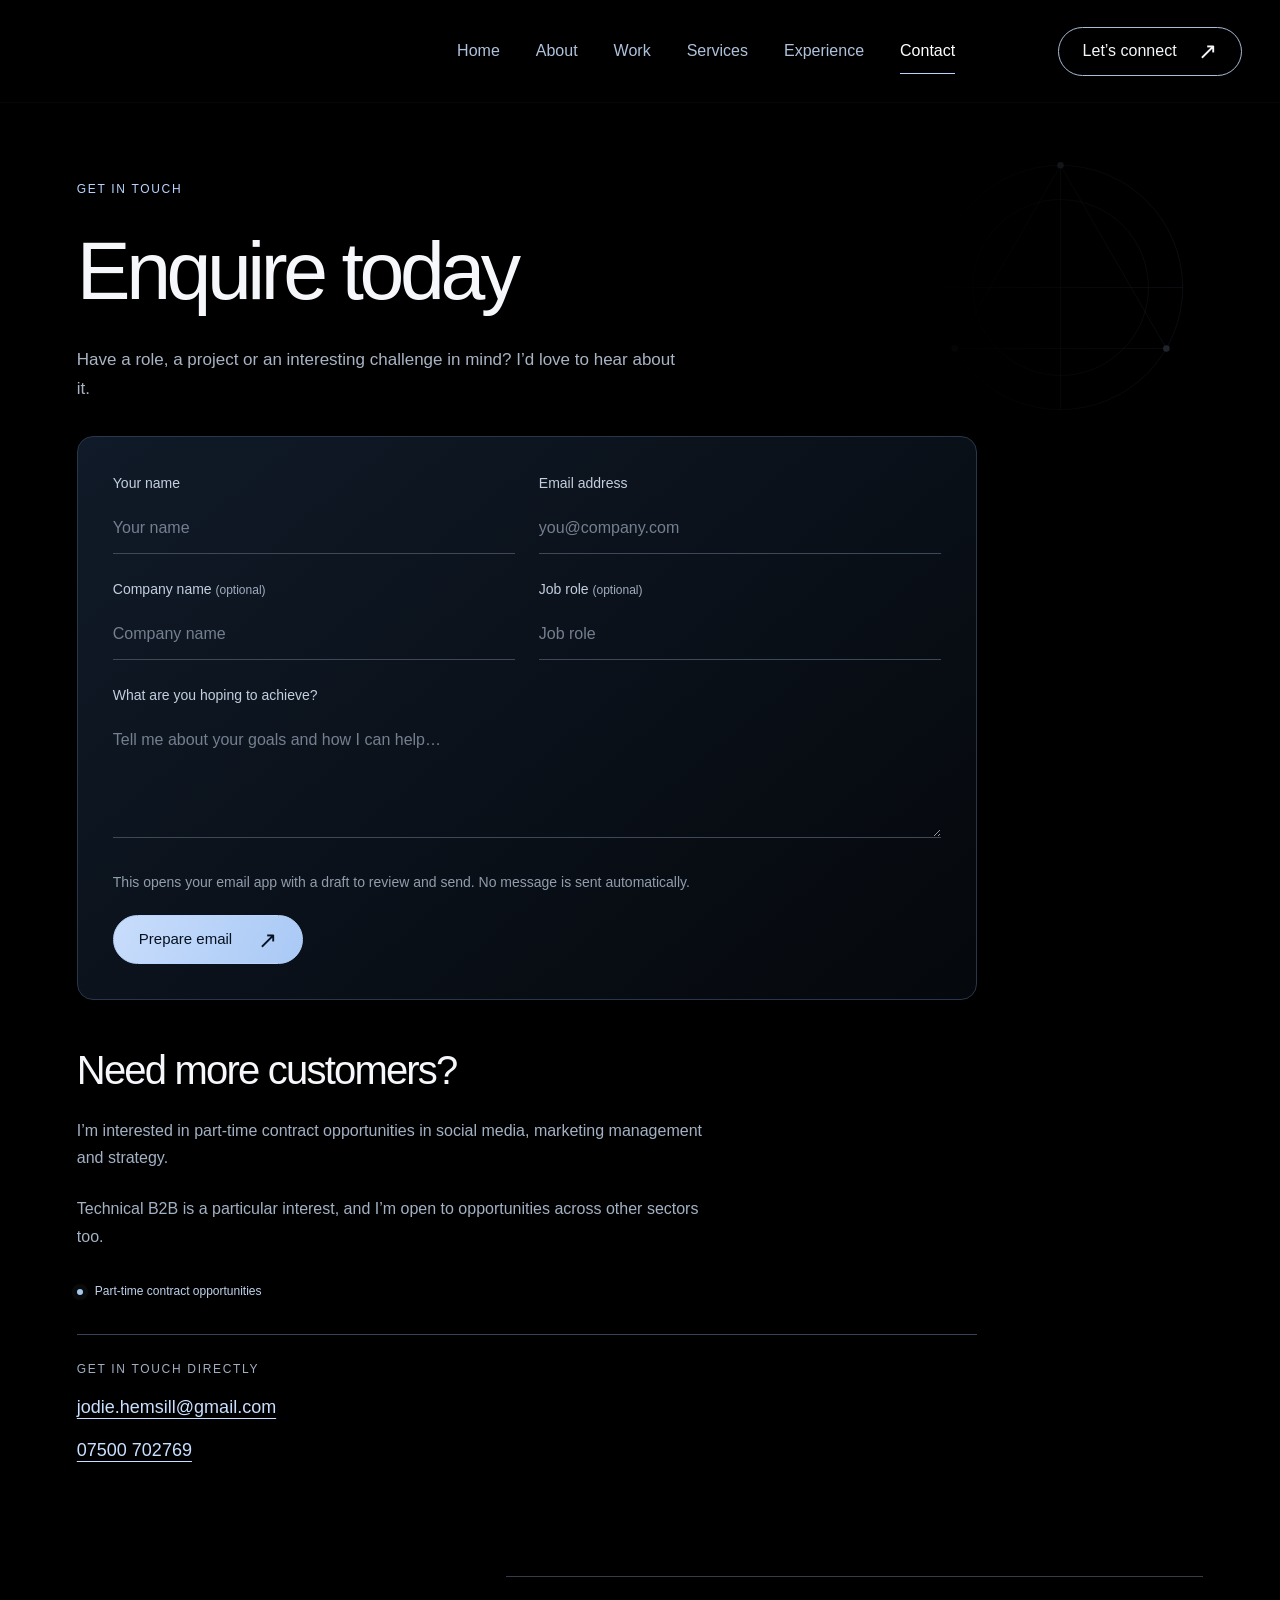
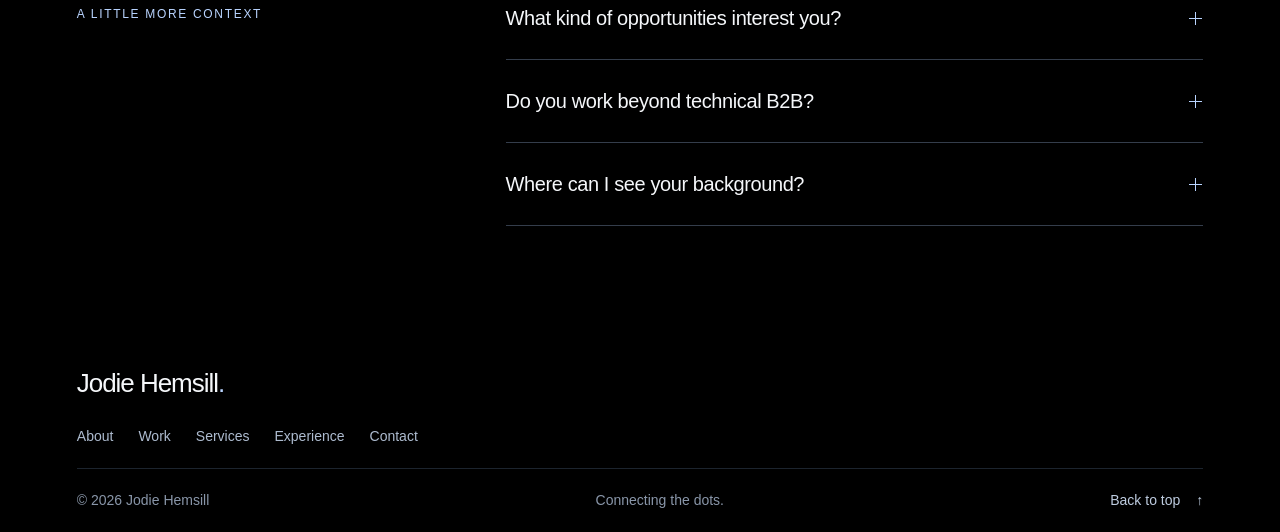
<file: contact/index.html>
<!DOCTYPE html>
<html lang="en-GB"><head><meta charset="UTF-8"><meta name="viewport" content="width=device-width, initial-scale=1"><meta name="theme-color" content="#000000"><meta name="robots" content="noindex, nofollow"><meta name="description" content="Talk with Jodie Hemsill about part-time contract marketing, social media and strategy roles."><meta property="og:title" content="Enquire today — Jodie Hemsill"><meta property="og:description" content="Talk with Jodie Hemsill about part-time contract marketing, social media and strategy roles."><meta property="og:type" content="website"><title>Enquire today — Jodie Hemsill</title><link rel="icon" href="../assets/favicon.svg" type="image/svg+xml"><link rel="stylesheet" href="../assets/site.min.css?v=33c945414d"><script src="../assets/site.min.js?v=895c8163c3" defer></script></head>
<body class="inner-page" id="top"><a class="skip-link" href="#main">Skip to content</a><header class="site-header"><div class="header-inner"><button class="menu-toggle" aria-expanded="false" aria-controls="site-nav"><span>Menu</span><span class="menu-lines" aria-hidden="true"></span></button><nav id="site-nav" aria-label="Main navigation"><a href="../index.html" class="nav-link">Home</a><a href="../about/index.html" class="nav-link">About</a><a href="../work/index.html" class="nav-link">Work</a><a href="../services/index.html" class="nav-link">Services</a><a href="../experience/index.html" class="nav-link">Experience</a><a href="../contact/index.html" class="nav-link is-active" aria-current="page">Contact</a></nav><a class="button button-outline header-cta" href="../contact/index.html">Let’s connect <span aria-hidden="true">↗</span></a></div></header><main id="main"><section class="page-hero page-width contact-hero"><p class="eyebrow">Get in touch</p><h1>Enquire today</h1><p class="page-intro">Have a role, a project or an interesting challenge in mind? I’d love to hear about it.</p><div class="page-constellation" aria-hidden="true"><svg viewBox="0 0 350 350" fill="none"><circle cx="175" cy="175" r="150"/><circle cx="175" cy="175" r="108"/><path d="m175 25 130 225H45zM25 175h300M175 25v300"/><g fill="#b9d4ff" stroke="none"><circle cx="175" cy="25" r="4"/><circle cx="305" cy="250" r="4"/><circle cx="45" cy="250" r="4"/></g></svg></div></section><section class="page-width contact-page-layout"><div class="contact-form-panel"><form class="contact-form" data-email="jodie.hemsill@gmail.com" novalidate><div class="form-row"><div class="field"><label for="name">Your name</label><input id="name" name="name" autocomplete="name" required placeholder="Your name"></div><div class="field"><label for="email">Email address</label><input type="email" id="email" name="email" autocomplete="email" required placeholder="you@company.com"></div></div><div class="form-row"><div class="field"><label for="company">Company name <span class="field-optional">(optional)</span></label><input id="company" name="company" autocomplete="organization" placeholder="Company name"></div><div class="field"><label for="job-role">Job role <span class="field-optional">(optional)</span></label><input id="job-role" name="job-role" autocomplete="organization-title" placeholder="Job role"></div></div><div class="field"><label for="message">What are you hoping to achieve?</label><textarea id="message" name="message" rows="4" required placeholder="Tell me about your goals and how I can help…"></textarea></div><p class="form-note" id="form-note">This opens your email app with a draft to review and send. No message is sent automatically.</p><button class="button button-primary" type="submit" disabled aria-describedby="form-note">Prepare email <span aria-hidden="true">↗</span></button><p class="form-status" role="status" aria-live="polite"></p><noscript><p class="form-note">You can also email <a href="mailto:jodie.hemsill@gmail.com">jodie.hemsill@gmail.com</a> directly.</p></noscript></form></div><div class="contact-context"><h2>Need more customers?</h2><p>I’m interested in part-time contract opportunities in social media, marketing management and strategy.</p><p>Technical B2B is a particular interest, and I’m open to opportunities across other sectors too.</p><div class="contact-availability"><span aria-hidden="true"></span>Part-time contract opportunities</div><div class="contact-details"><p class="small-label">Get in touch directly</p><a class="contact-detail" href="mailto:jodie.hemsill@gmail.com">jodie.hemsill@gmail.com</a><a class="contact-detail" href="tel:+447500702769">07500 702769</a></div></div></section><section class="page-width questions-section section-space"><p class="eyebrow">A little more context</p><div class="questions-list"><details class="service"><summary><h3>What kind of opportunities interest you?</h3><span class="detail-toggle" aria-hidden="true"></span></summary><div class="service-content"><p>Part-time contract roles in social media management, marketing management and marketing strategy, combining planning with hands-on delivery.</p></div></details><details class="service"><summary><h3>Do you work beyond technical B2B?</h3><span class="detail-toggle" aria-hidden="true"></span></summary><div class="service-content"><p>Yes. My experience also includes education and creative industries. I’m interested in applying the same analytical and creative approach to other relevant opportunities.</p></div></details><details class="service"><summary><h3>Where can I see your background?</h3><span class="detail-toggle" aria-hidden="true"></span></summary><div class="service-content"><p>Explore my <a class="inline-link" href="../experience/index.html">experience</a> and <a class="inline-link" href="../work/index.html">portfolio</a> for the background and projects behind my approach.</p></div></details></div></section></main><footer class="site-footer page-width"><div class="footer-top"><a href="../index.html" class="footer-name">Jodie Hemsill<span class="accent">.</span></a></div><div class="footer-links"><a href="../about/index.html">About</a><a href="../work/index.html">Work</a><a href="../services/index.html">Services</a><a href="../experience/index.html">Experience</a><a href="../contact/index.html">Contact</a></div><div class="footer-bottom"><span>© 2026 Jodie Hemsill</span><span>Connecting the dots.</span><a href="#top">Back to top <span aria-hidden="true">↑</span></a></div></footer></body></html>
</file>
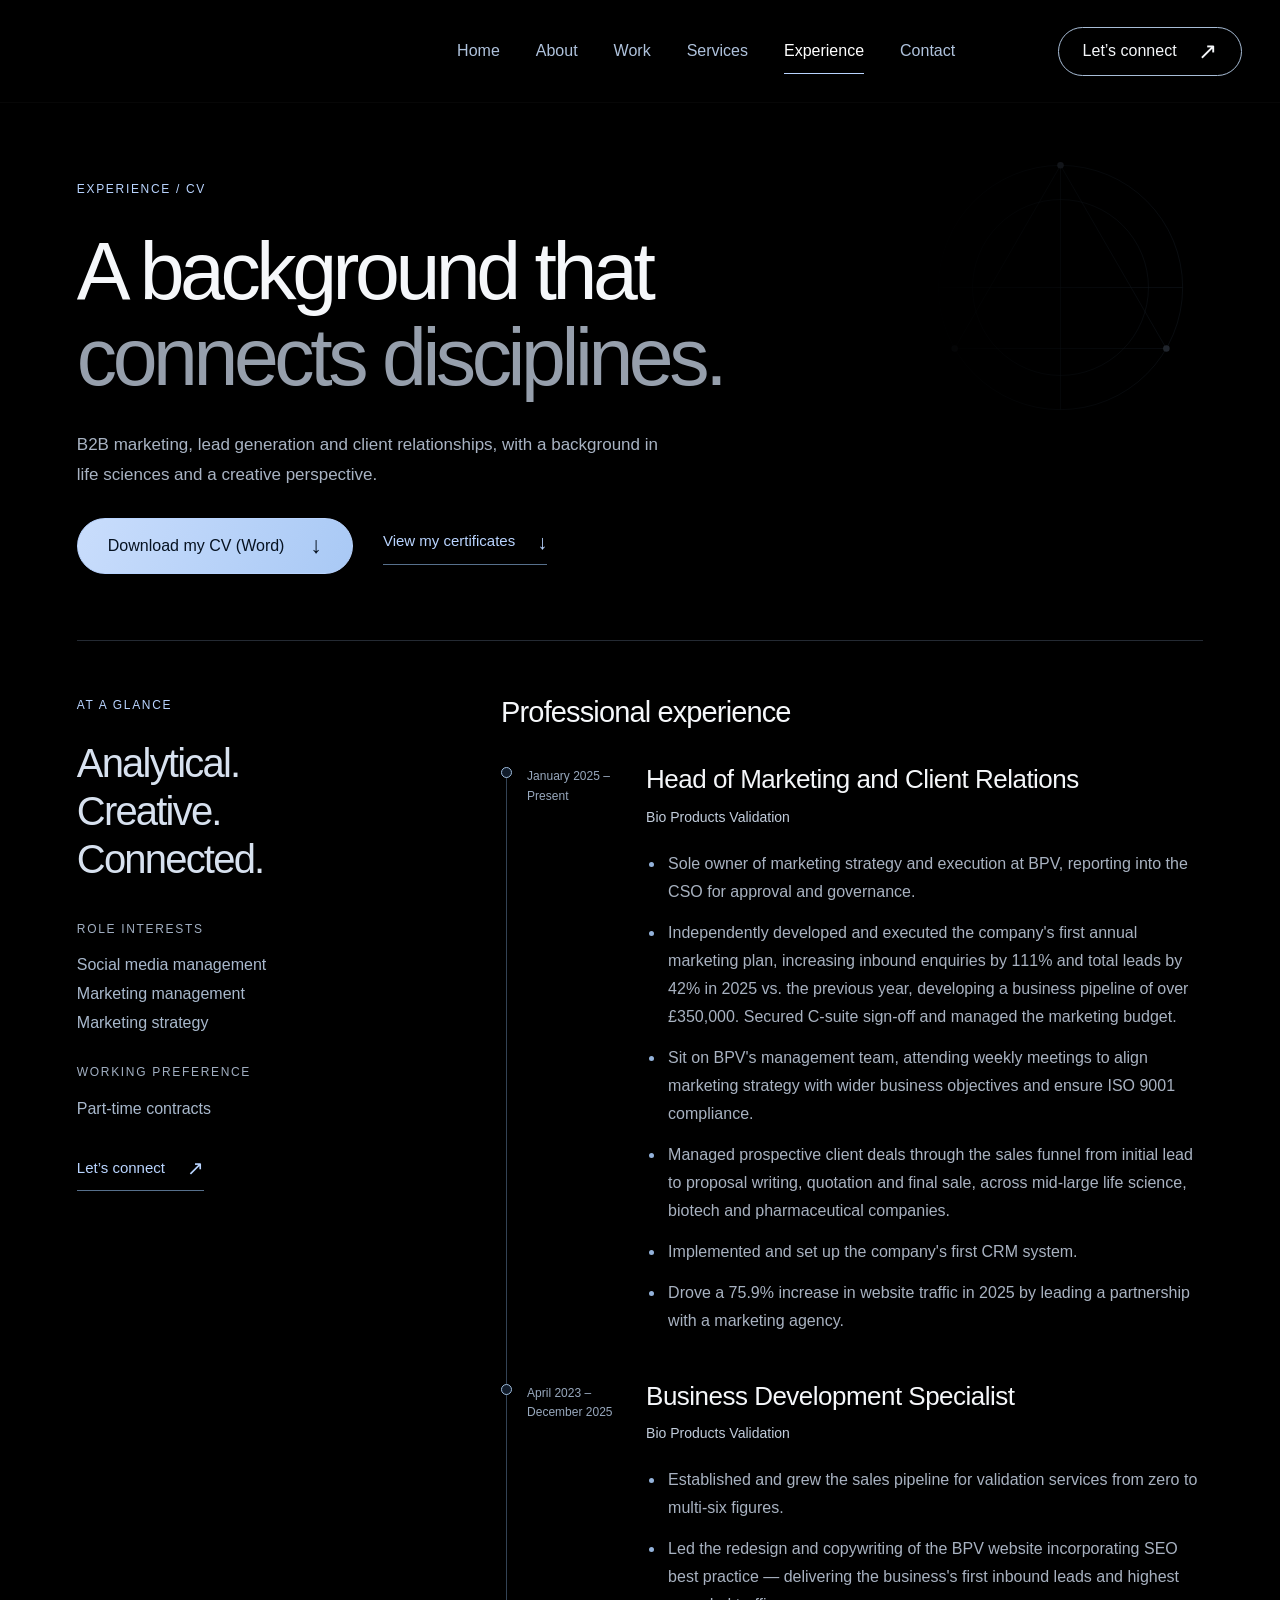
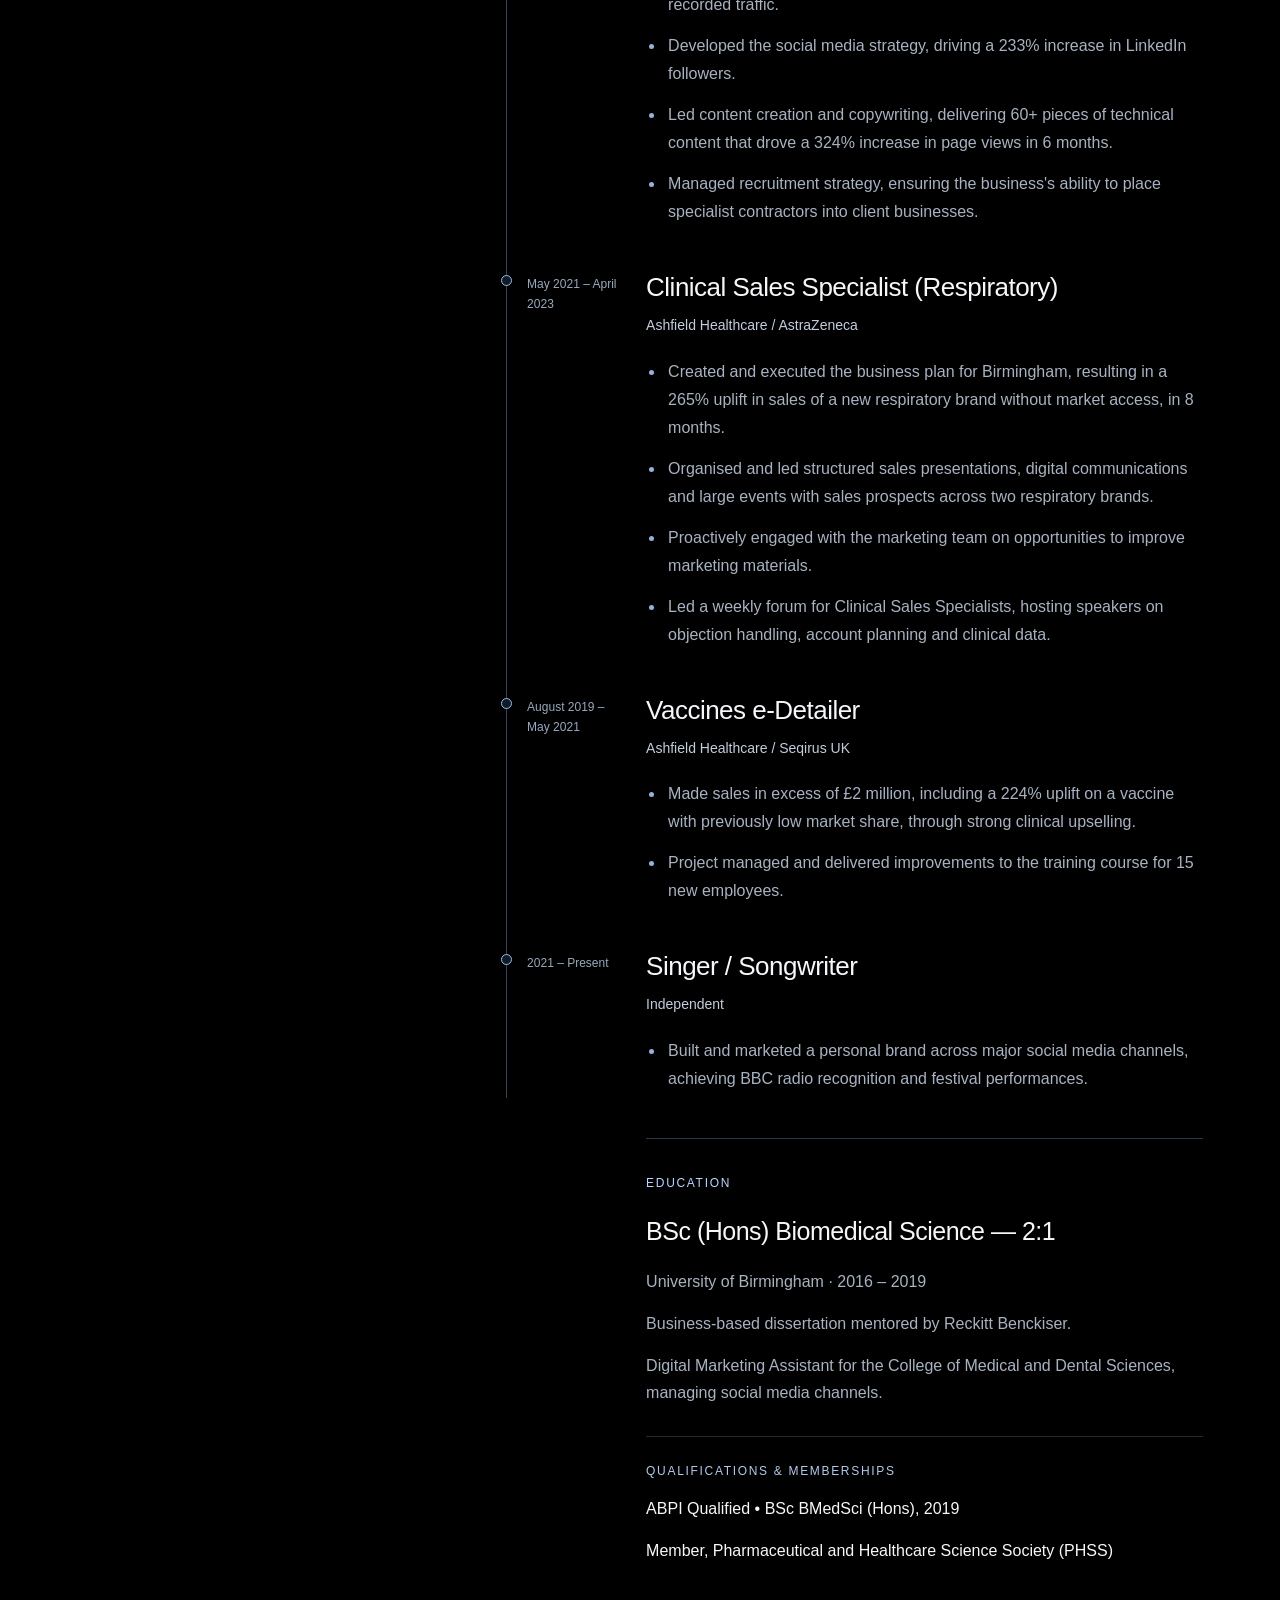
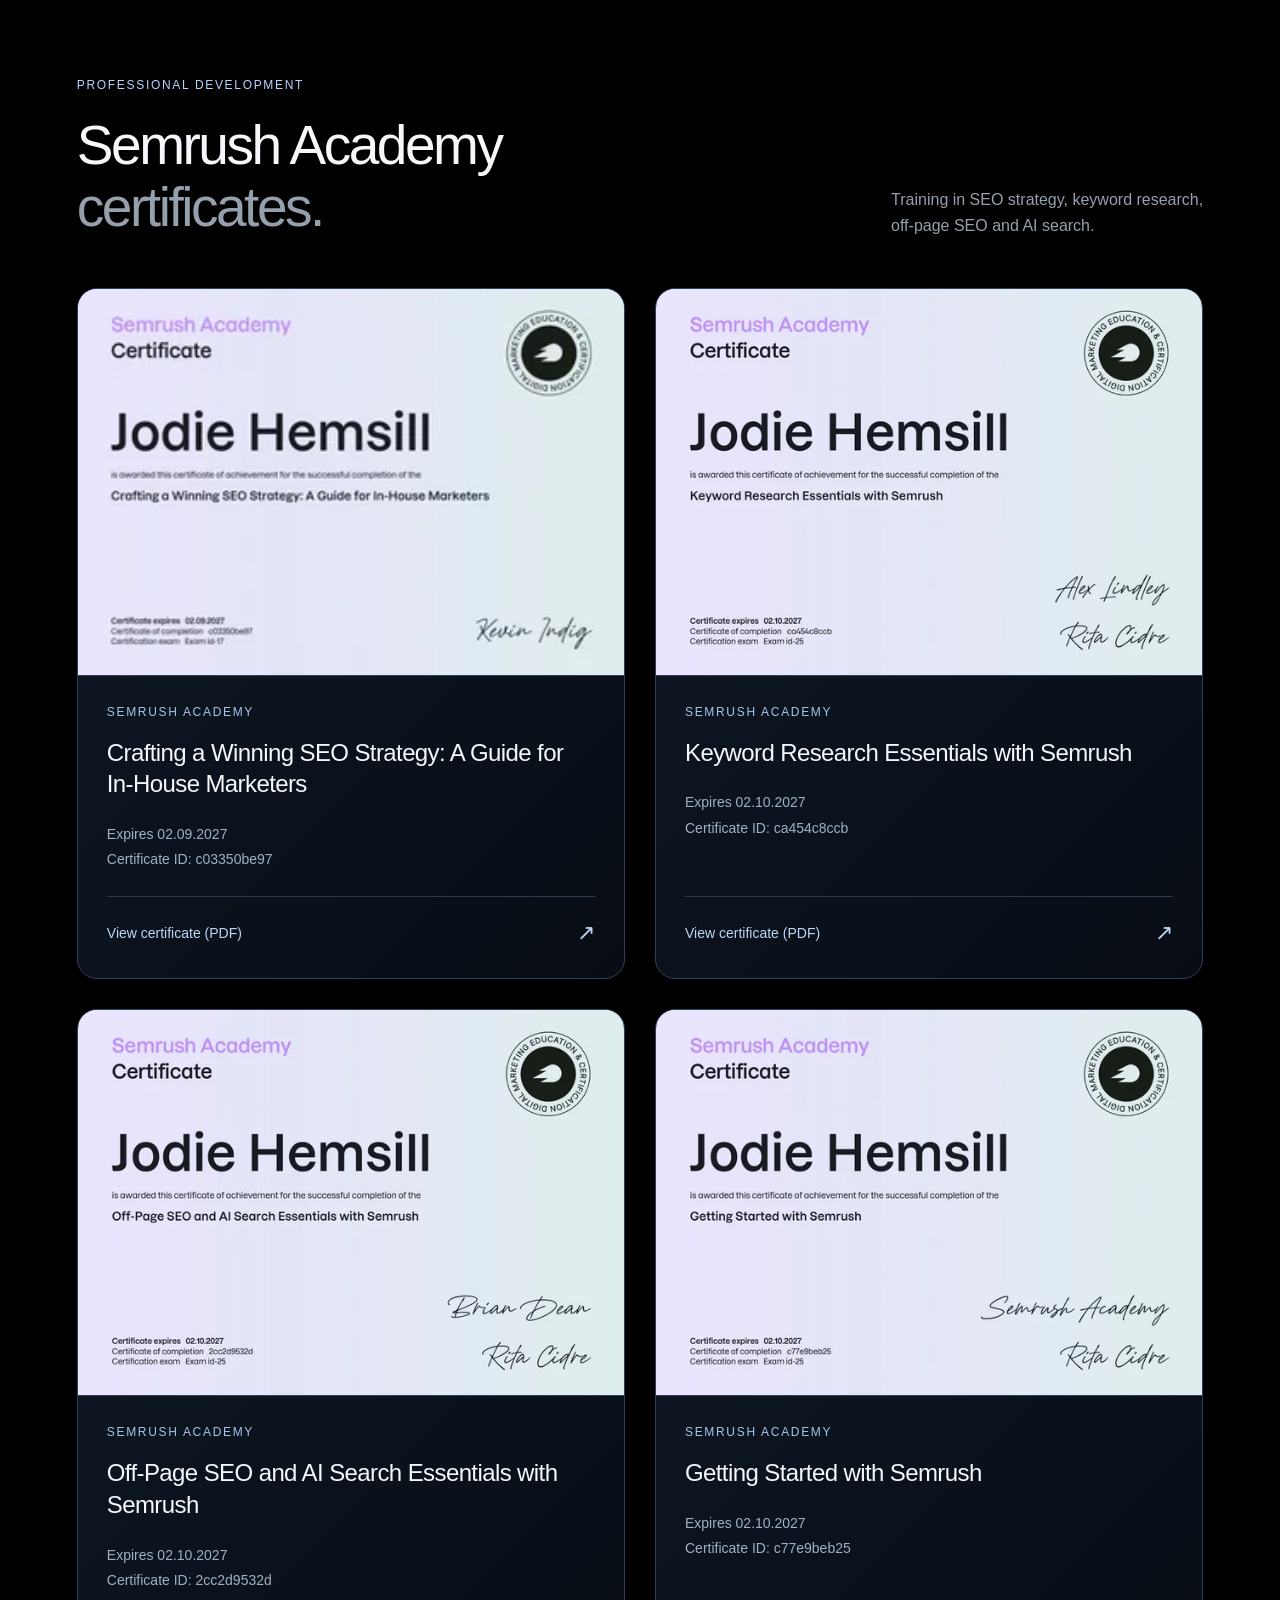
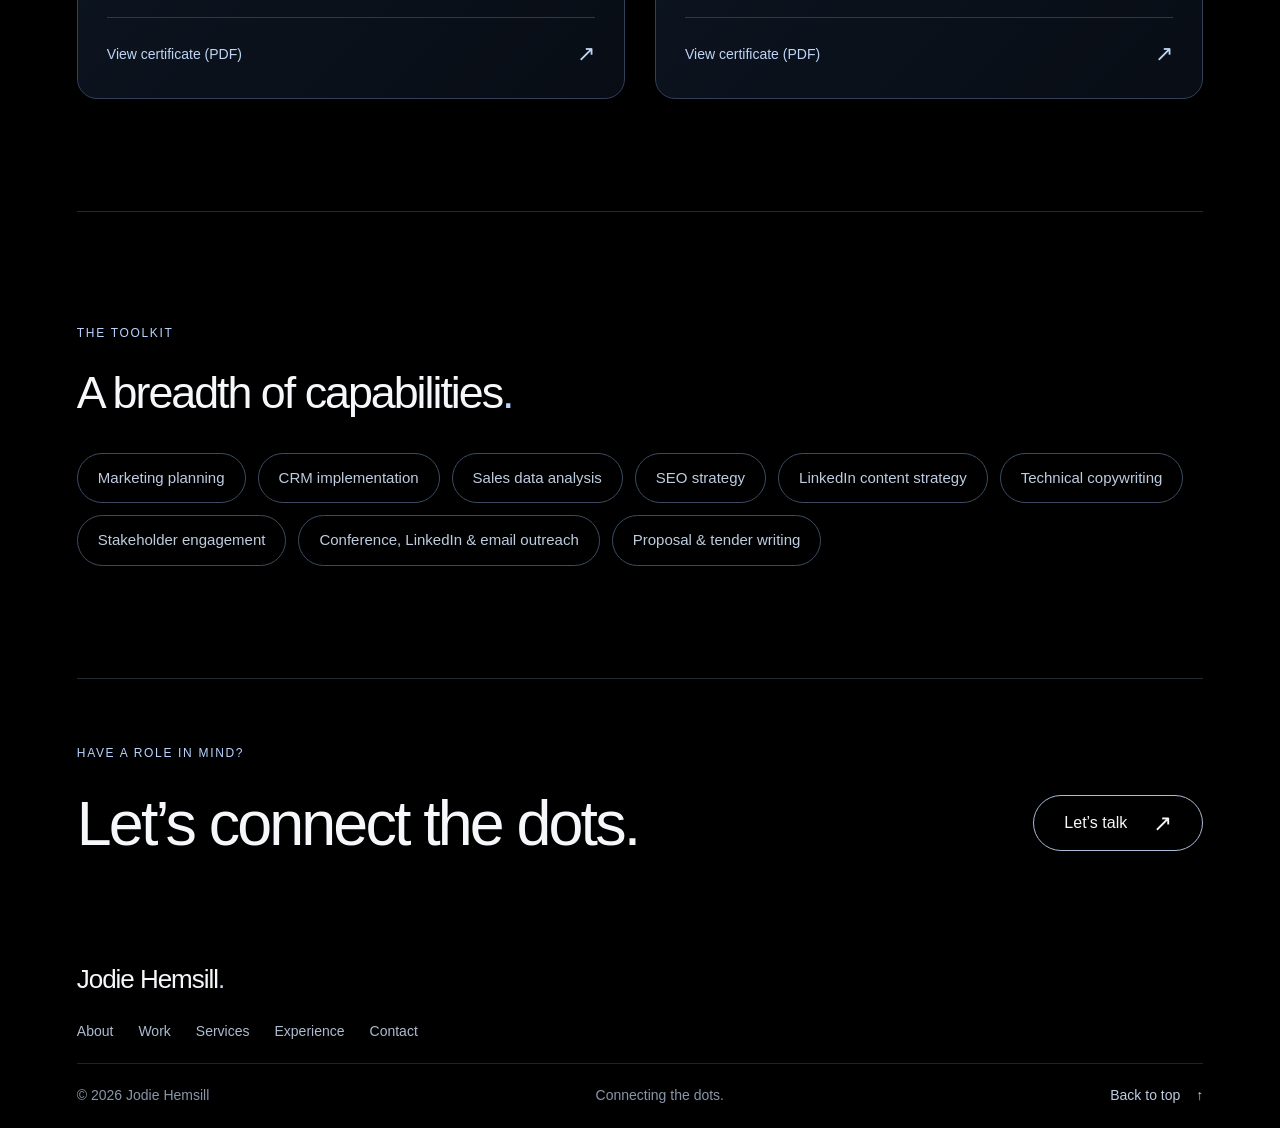
<file: experience/index.html>
<!DOCTYPE html>
<html lang="en-GB"><head><meta charset="UTF-8"><meta name="viewport" content="width=device-width, initial-scale=1"><meta name="theme-color" content="#000000"><meta name="robots" content="noindex, nofollow"><meta name="description" content="Professional experience across technical B2B, education and creative industries."><meta property="og:title" content="Experience — Jodie Hemsill"><meta property="og:description" content="Professional experience across technical B2B, education and creative industries."><meta property="og:type" content="website"><title>Experience — Jodie Hemsill</title><link rel="icon" href="../assets/favicon.svg" type="image/svg+xml"><link rel="stylesheet" href="../assets/site.min.css?v=33c945414d"><script src="../assets/site.min.js?v=895c8163c3" defer></script></head>
<body class="inner-page" id="top"><a class="skip-link" href="#main">Skip to content</a><header class="site-header"><div class="header-inner"><button class="menu-toggle" aria-expanded="false" aria-controls="site-nav"><span>Menu</span><span class="menu-lines" aria-hidden="true"></span></button><nav id="site-nav" aria-label="Main navigation"><a href="../index.html" class="nav-link">Home</a><a href="../about/index.html" class="nav-link">About</a><a href="../work/index.html" class="nav-link">Work</a><a href="../services/index.html" class="nav-link">Services</a><a href="../experience/index.html" class="nav-link is-active" aria-current="page">Experience</a><a href="../contact/index.html" class="nav-link">Contact</a></nav><a class="button button-outline header-cta" href="../contact/index.html">Let’s connect <span aria-hidden="true">↗</span></a></div></header><main id="main"><section class="page-hero page-width"><p class="eyebrow">Experience / CV</p><h1>A background that<br><span class="text-muted">connects disciplines.</span></h1><p class="page-intro">B2B marketing, lead generation and client relationships, with a background in life sciences and a creative perspective.</p><div class="page-hero-actions"><a class="button button-primary" href="../assets/documents/jodie-hemsill-cv-2026.docx?v=17dfa4c83c" download>Download my CV (Word) <span aria-hidden="true">↓</span></a><a class="text-link" href="#certifications">View my certificates <span aria-hidden="true">↓</span></a></div><div class="page-constellation" aria-hidden="true"><svg viewBox="0 0 350 350" fill="none"><circle cx="175" cy="175" r="150"/><circle cx="175" cy="175" r="108"/><path d="m175 25 130 225H45zM25 175h300M175 25v300"/><g fill="#b9d4ff" stroke="none"><circle cx="175" cy="25" r="4"/><circle cx="305" cy="250" r="4"/><circle cx="45" cy="250" r="4"/></g></svg></div></section><section class="page-width cv-layout section-divider"><aside class="cv-sidebar"><p class="eyebrow">At a glance</p><h2>Analytical.<br>Creative.<br>Connected.</h2><div class="cv-focus"><p class="small-label">Role interests</p><p>Social media management<br>Marketing management<br>Marketing strategy</p><p class="small-label">Working preference</p><p>Part-time contracts</p></div><a class="text-link" href="../contact/index.html">Let’s connect <span aria-hidden="true">↗</span></a></aside><div><div class="cv-section-heading"><h2>Professional experience</h2></div><div class="timeline"><article class="timeline-row"><div class="timeline-time"><span class="timeline-dot" aria-hidden="true"></span><span>January 2025 – Present</span></div><div><h3>Head of Marketing and Client Relations</h3><p class="timeline-company">Bio Products Validation</p><ul class="timeline-highlights"><li>Sole owner of marketing strategy and execution at BPV, reporting into the CSO for approval and governance.</li><li>Independently developed and executed the company&#x27;s first annual marketing plan, increasing inbound enquiries by 111% and total leads by 42% in 2025 vs. the previous year, developing a business pipeline of over £350,000. Secured C-suite sign-off and managed the marketing budget.</li><li>Sit on BPV&#x27;s management team, attending weekly meetings to align marketing strategy with wider business objectives and ensure ISO 9001 compliance.</li><li>Managed prospective client deals through the sales funnel from initial lead to proposal writing, quotation and final sale, across mid-large life science, biotech and pharmaceutical companies.</li><li>Implemented and set up the company&#x27;s first CRM system.</li><li>Drove a 75.9% increase in website traffic in 2025 by leading a partnership with a marketing agency.</li></ul></div></article><article class="timeline-row"><div class="timeline-time"><span class="timeline-dot" aria-hidden="true"></span><span>April 2023 – December 2025</span></div><div><h3>Business Development Specialist</h3><p class="timeline-company">Bio Products Validation</p><ul class="timeline-highlights"><li>Established and grew the sales pipeline for validation services from zero to multi-six figures.</li><li>Led the redesign and copywriting of the BPV website incorporating SEO best practice — delivering the business&#x27;s first inbound leads and highest recorded traffic.</li><li>Developed the social media strategy, driving a 233% increase in LinkedIn followers.</li><li>Led content creation and copywriting, delivering 60+ pieces of technical content that drove a 324% increase in page views in 6 months.</li><li>Managed recruitment strategy, ensuring the business&#x27;s ability to place specialist contractors into client businesses.</li></ul></div></article><article class="timeline-row"><div class="timeline-time"><span class="timeline-dot" aria-hidden="true"></span><span>May 2021 – April 2023</span></div><div><h3>Clinical Sales Specialist (Respiratory)</h3><p class="timeline-company">Ashfield Healthcare / AstraZeneca</p><ul class="timeline-highlights"><li>Created and executed the business plan for Birmingham, resulting in a 265% uplift in sales of a new respiratory brand without market access, in 8 months.</li><li>Organised and led structured sales presentations, digital communications and large events with sales prospects across two respiratory brands.</li><li>Proactively engaged with the marketing team on opportunities to improve marketing materials.</li><li>Led a weekly forum for Clinical Sales Specialists, hosting speakers on objection handling, account planning and clinical data.</li></ul></div></article><article class="timeline-row"><div class="timeline-time"><span class="timeline-dot" aria-hidden="true"></span><span>August 2019 – May 2021</span></div><div><h3>Vaccines e-Detailer</h3><p class="timeline-company">Ashfield Healthcare / Seqirus UK</p><ul class="timeline-highlights"><li>Made sales in excess of £2 million, including a 224% uplift on a vaccine with previously low market share, through strong clinical upselling.</li><li>Project managed and delivered improvements to the training course for 15 new employees.</li></ul></div></article><article class="timeline-row"><div class="timeline-time"><span class="timeline-dot" aria-hidden="true"></span><span>2021 – Present</span></div><div><h3>Singer / Songwriter</h3><p class="timeline-company">Independent</p><ul class="timeline-highlights"><li>Built and marketed a personal brand across major social media channels, achieving BBC radio recognition and festival performances.</li></ul></div></article></div><div class="education-block"><p class="eyebrow">Education</p><h3>BSc (Hons) Biomedical Science — 2:1</h3><p>University of Birmingham · 2016 – 2019</p><p>Business-based dissertation mentored by Reckitt Benckiser.</p><p>Digital Marketing Assistant for the College of Medical and Dental Sciences, managing social media channels.</p><div class="cv-memberships"><p class="small-label">Qualifications & memberships</p><p>ABPI Qualified  •  BSc BMedSci (Hons), 2019</p><p>Member, Pharmaceutical and Healthcare Science Society (PHSS)</p></div></div></div></section><section class="certifications-section page-width section-space" id="certifications" aria-labelledby="certifications-title"><div class="section-heading"><div><p class="eyebrow">Professional development</p><h2 id="certifications-title">Semrush Academy<br><span class="text-muted">certificates.</span></h2></div><p>Training in SEO strategy, keyword research,<br>off-page SEO and AI search.</p></div><div class="certificates-grid"><article class="certificate-card"><a class="certificate-link" href="../assets/certificates/seo-strategy-in-house-marketers.pdf" target="_blank" rel="noopener" aria-label="View Crafting a Winning SEO Strategy: A Guide for In-House Marketers certificate (PDF, opens in a new tab)"><div class="certificate-preview"><img alt="Semrush Academy certificate awarded to Jodie Hemsill for Crafting a Winning SEO Strategy: A Guide for In-House Marketers" width="1200" height="849" loading="lazy" decoding="async" fetchpriority="auto" srcset="../assets/optimized/seo-strategy-in-house-marketers-1b24bdb943-320.webp 320w, ../assets/optimized/seo-strategy-in-house-marketers-1b24bdb943-480.webp 480w, ../assets/optimized/seo-strategy-in-house-marketers-1b24bdb943-640.webp 640w, ../assets/optimized/seo-strategy-in-house-marketers-1b24bdb943-800.webp 800w, ../assets/optimized/seo-strategy-in-house-marketers-1b24bdb943-1200.webp 1200w" sizes="(max-width:760px) calc(100vw - 48px), 43vw" src="../assets/optimized/seo-strategy-in-house-marketers-1b24bdb943-800.webp"></div><div class="certificate-body"><p class="small-label">Semrush Academy</p><h3>Crafting a Winning SEO Strategy: A Guide for In-House Marketers</h3><div class="certificate-meta"><p>Expires 02.09.2027</p><p>Certificate ID: c03350be97</p></div><span class="certificate-open">View certificate (PDF) <span aria-hidden="true">↗</span></span></div></a></article><article class="certificate-card"><a class="certificate-link" href="../assets/certificates/keyword-research-essentials.pdf" target="_blank" rel="noopener" aria-label="View Keyword Research Essentials with Semrush certificate (PDF, opens in a new tab)"><div class="certificate-preview"><img alt="Semrush Academy certificate awarded to Jodie Hemsill for Keyword Research Essentials with Semrush" width="1200" height="849" loading="lazy" decoding="async" fetchpriority="auto" srcset="../assets/optimized/keyword-research-essentials-2db334943d-320.webp 320w, ../assets/optimized/keyword-research-essentials-2db334943d-480.webp 480w, ../assets/optimized/keyword-research-essentials-2db334943d-640.webp 640w, ../assets/optimized/keyword-research-essentials-2db334943d-800.webp 800w, ../assets/optimized/keyword-research-essentials-2db334943d-1200.webp 1200w" sizes="(max-width:760px) calc(100vw - 48px), 43vw" src="../assets/optimized/keyword-research-essentials-2db334943d-800.webp"></div><div class="certificate-body"><p class="small-label">Semrush Academy</p><h3>Keyword Research Essentials with Semrush</h3><div class="certificate-meta"><p>Expires 02.10.2027</p><p>Certificate ID: ca454c8ccb</p></div><span class="certificate-open">View certificate (PDF) <span aria-hidden="true">↗</span></span></div></a></article><article class="certificate-card"><a class="certificate-link" href="../assets/certificates/off-page-seo-ai-search-essentials.pdf" target="_blank" rel="noopener" aria-label="View Off-Page SEO and AI Search Essentials with Semrush certificate (PDF, opens in a new tab)"><div class="certificate-preview"><img alt="Semrush Academy certificate awarded to Jodie Hemsill for Off-Page SEO and AI Search Essentials with Semrush" width="1200" height="849" loading="lazy" decoding="async" fetchpriority="auto" srcset="../assets/optimized/off-page-seo-ai-search-essentials-bfc9da3fc2-320.webp 320w, ../assets/optimized/off-page-seo-ai-search-essentials-bfc9da3fc2-480.webp 480w, ../assets/optimized/off-page-seo-ai-search-essentials-bfc9da3fc2-640.webp 640w, ../assets/optimized/off-page-seo-ai-search-essentials-bfc9da3fc2-800.webp 800w, ../assets/optimized/off-page-seo-ai-search-essentials-bfc9da3fc2-1200.webp 1200w" sizes="(max-width:760px) calc(100vw - 48px), 43vw" src="../assets/optimized/off-page-seo-ai-search-essentials-bfc9da3fc2-800.webp"></div><div class="certificate-body"><p class="small-label">Semrush Academy</p><h3>Off-Page SEO and AI Search Essentials with Semrush</h3><div class="certificate-meta"><p>Expires 02.10.2027</p><p>Certificate ID: 2cc2d9532d</p></div><span class="certificate-open">View certificate (PDF) <span aria-hidden="true">↗</span></span></div></a></article><article class="certificate-card"><a class="certificate-link" href="../assets/certificates/getting-started-with-semrush.pdf" target="_blank" rel="noopener" aria-label="View Getting Started with Semrush certificate (PDF, opens in a new tab)"><div class="certificate-preview"><img alt="Semrush Academy certificate awarded to Jodie Hemsill for Getting Started with Semrush" width="1200" height="849" loading="lazy" decoding="async" fetchpriority="auto" srcset="../assets/optimized/getting-started-with-semrush-44beb5abd0-320.webp 320w, ../assets/optimized/getting-started-with-semrush-44beb5abd0-480.webp 480w, ../assets/optimized/getting-started-with-semrush-44beb5abd0-640.webp 640w, ../assets/optimized/getting-started-with-semrush-44beb5abd0-800.webp 800w, ../assets/optimized/getting-started-with-semrush-44beb5abd0-1200.webp 1200w" sizes="(max-width:760px) calc(100vw - 48px), 43vw" src="../assets/optimized/getting-started-with-semrush-44beb5abd0-800.webp"></div><div class="certificate-body"><p class="small-label">Semrush Academy</p><h3>Getting Started with Semrush</h3><div class="certificate-meta"><p>Expires 02.10.2027</p><p>Certificate ID: c77e9beb25</p></div><span class="certificate-open">View certificate (PDF) <span aria-hidden="true">↗</span></span></div></a></article></div></section><section class="page-width skills-section section-space"><p class="eyebrow">The toolkit</p><h2>A breadth of capabilities<span class="accent">.</span></h2><div class="skill-tags"><span>Marketing planning</span><span>CRM implementation</span><span>Sales data analysis</span><span>SEO strategy</span><span>LinkedIn content strategy</span><span>Technical copywriting</span><span>Stakeholder engagement</span><span>Conference, LinkedIn &amp; email outreach</span><span>Proposal &amp; tender writing</span></div></section><section class="closing-cta page-width"><p class="eyebrow">Have a role in mind?</p><div><h2>Let’s connect the dots.</h2><a class="button button-outline" href="../contact/index.html">Let’s talk <span aria-hidden="true">↗</span></a></div></section></main><footer class="site-footer page-width"><div class="footer-top"><a href="../index.html" class="footer-name">Jodie Hemsill<span class="accent">.</span></a></div><div class="footer-links"><a href="../about/index.html">About</a><a href="../work/index.html">Work</a><a href="../services/index.html">Services</a><a href="../experience/index.html">Experience</a><a href="../contact/index.html">Contact</a></div><div class="footer-bottom"><span>© 2026 Jodie Hemsill</span><span>Connecting the dots.</span><a href="#top">Back to top <span aria-hidden="true">↑</span></a></div></footer></body></html>
</file>
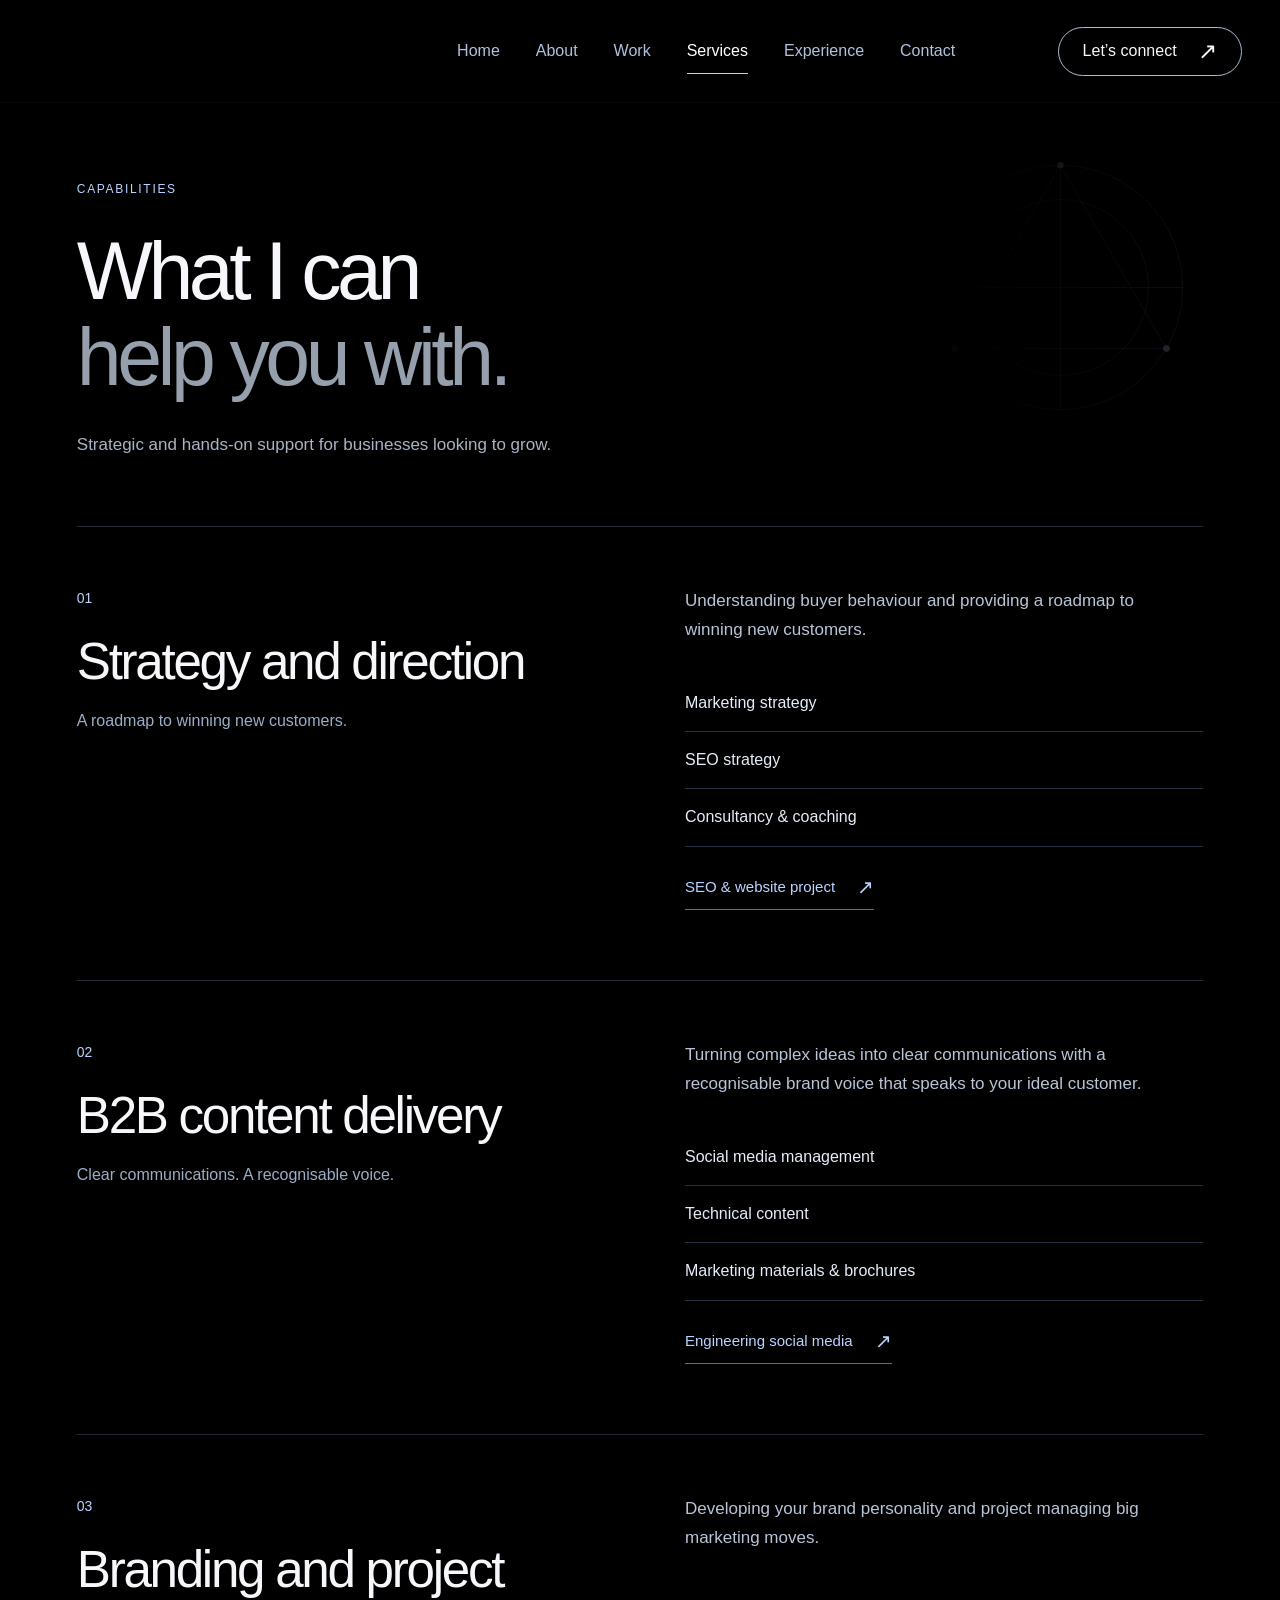
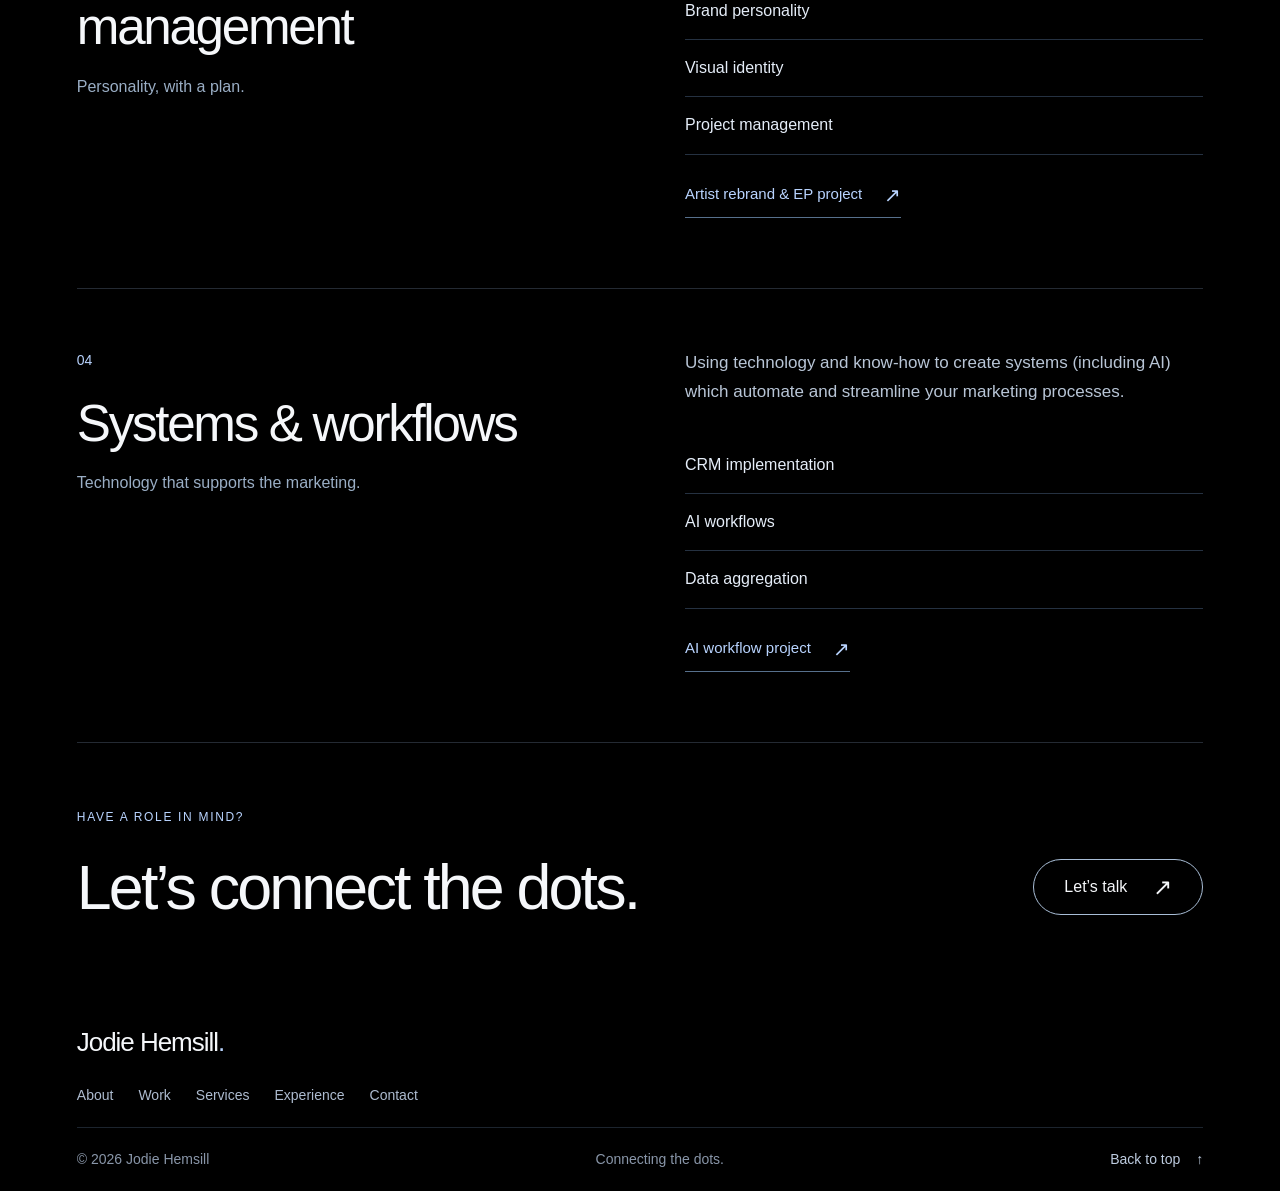
<file: services/index.html>
<!DOCTYPE html>
<html lang="en-GB"><head><meta charset="UTF-8"><meta name="viewport" content="width=device-width, initial-scale=1"><meta name="theme-color" content="#000000"><meta name="robots" content="noindex, nofollow"><meta name="description" content="Marketing strategy, social media, creative delivery and systems implementation."><meta property="og:title" content="Capabilities — Jodie Hemsill"><meta property="og:description" content="Marketing strategy, social media, creative delivery and systems implementation."><meta property="og:type" content="website"><title>Capabilities — Jodie Hemsill</title><link rel="icon" href="../assets/favicon.svg" type="image/svg+xml"><link rel="stylesheet" href="../assets/site.min.css?v=33c945414d"><script src="../assets/site.min.js?v=895c8163c3" defer></script></head>
<body class="inner-page" id="top"><a class="skip-link" href="#main">Skip to content</a><header class="site-header"><div class="header-inner"><button class="menu-toggle" aria-expanded="false" aria-controls="site-nav"><span>Menu</span><span class="menu-lines" aria-hidden="true"></span></button><nav id="site-nav" aria-label="Main navigation"><a href="../index.html" class="nav-link">Home</a><a href="../about/index.html" class="nav-link">About</a><a href="../work/index.html" class="nav-link">Work</a><a href="../services/index.html" class="nav-link is-active" aria-current="page">Services</a><a href="../experience/index.html" class="nav-link">Experience</a><a href="../contact/index.html" class="nav-link">Contact</a></nav><a class="button button-outline header-cta" href="../contact/index.html">Let’s connect <span aria-hidden="true">↗</span></a></div></header><main id="main"><section class="page-hero page-width"><p class="eyebrow">Capabilities</p><h1>What I can<br><span class="text-muted">help you with.</span></h1><p class="page-intro">Strategic and hands-on support for businesses looking to grow.</p><div class="page-constellation" aria-hidden="true"><svg viewBox="0 0 350 350" fill="none"><circle cx="175" cy="175" r="150"/><circle cx="175" cy="175" r="108"/><path d="m175 25 130 225H45zM25 175h300M175 25v300"/><g fill="#b9d4ff" stroke="none"><circle cx="175" cy="25" r="4"/><circle cx="305" cy="250" r="4"/><circle cx="45" cy="250" r="4"/></g></svg></div></section><section class="page-width capability-list" aria-label="Capabilities"><article class="capability"><div class="capability-title"><span class="approach-number">01</span><h2>Strategy and direction</h2><p>A roadmap to winning new customers.</p></div><div class="capability-body"><p>Understanding buyer behaviour and providing a roadmap to winning new customers.</p><ul><li>Marketing strategy</li><li>SEO strategy</li><li>Consultancy & coaching</li></ul><a class="text-link" href="../work/seo-website/index.html">SEO & website project <span aria-hidden="true">↗</span></a></div></article><article class="capability"><div class="capability-title"><span class="approach-number">02</span><h2>B2B content delivery</h2><p>Clear communications. A recognisable voice.</p></div><div class="capability-body"><p>Turning complex ideas into clear communications with a recognisable brand voice that speaks to your ideal customer.</p><ul><li>Social media management</li><li>Technical content</li><li>Marketing materials & brochures</li></ul><a class="text-link" href="../work/engineering-social/index.html">Engineering social media <span aria-hidden="true">↗</span></a></div></article><article class="capability"><div class="capability-title"><span class="approach-number">03</span><h2>Branding and project management</h2><p>Personality, with a plan.</p></div><div class="capability-body"><p>Developing your brand personality and project managing big marketing moves.</p><ul><li>Brand personality</li><li>Visual identity</li><li>Project management</li></ul><a class="text-link" href="../work/artist-rebrand/index.html">Artist rebrand & EP project <span aria-hidden="true">↗</span></a></div></article><article class="capability"><div class="capability-title"><span class="approach-number">04</span><h2>Systems & workflows</h2><p>Technology that supports the marketing.</p></div><div class="capability-body"><p>Using technology and know-how to create systems (including AI) which automate and streamline your marketing processes.</p><ul><li>CRM implementation</li><li>AI workflows</li><li>Data aggregation</li></ul><a class="text-link" href="../work/ai-workflow/index.html">AI workflow project <span aria-hidden="true">↗</span></a></div></article></section><section class="closing-cta page-width"><p class="eyebrow">Have a role in mind?</p><div><h2>Let’s connect the dots.</h2><a class="button button-outline" href="../contact/index.html">Let’s talk <span aria-hidden="true">↗</span></a></div></section></main><footer class="site-footer page-width"><div class="footer-top"><a href="../index.html" class="footer-name">Jodie Hemsill<span class="accent">.</span></a></div><div class="footer-links"><a href="../about/index.html">About</a><a href="../work/index.html">Work</a><a href="../services/index.html">Services</a><a href="../experience/index.html">Experience</a><a href="../contact/index.html">Contact</a></div><div class="footer-bottom"><span>© 2026 Jodie Hemsill</span><span>Connecting the dots.</span><a href="#top">Back to top <span aria-hidden="true">↑</span></a></div></footer></body></html>
</file>
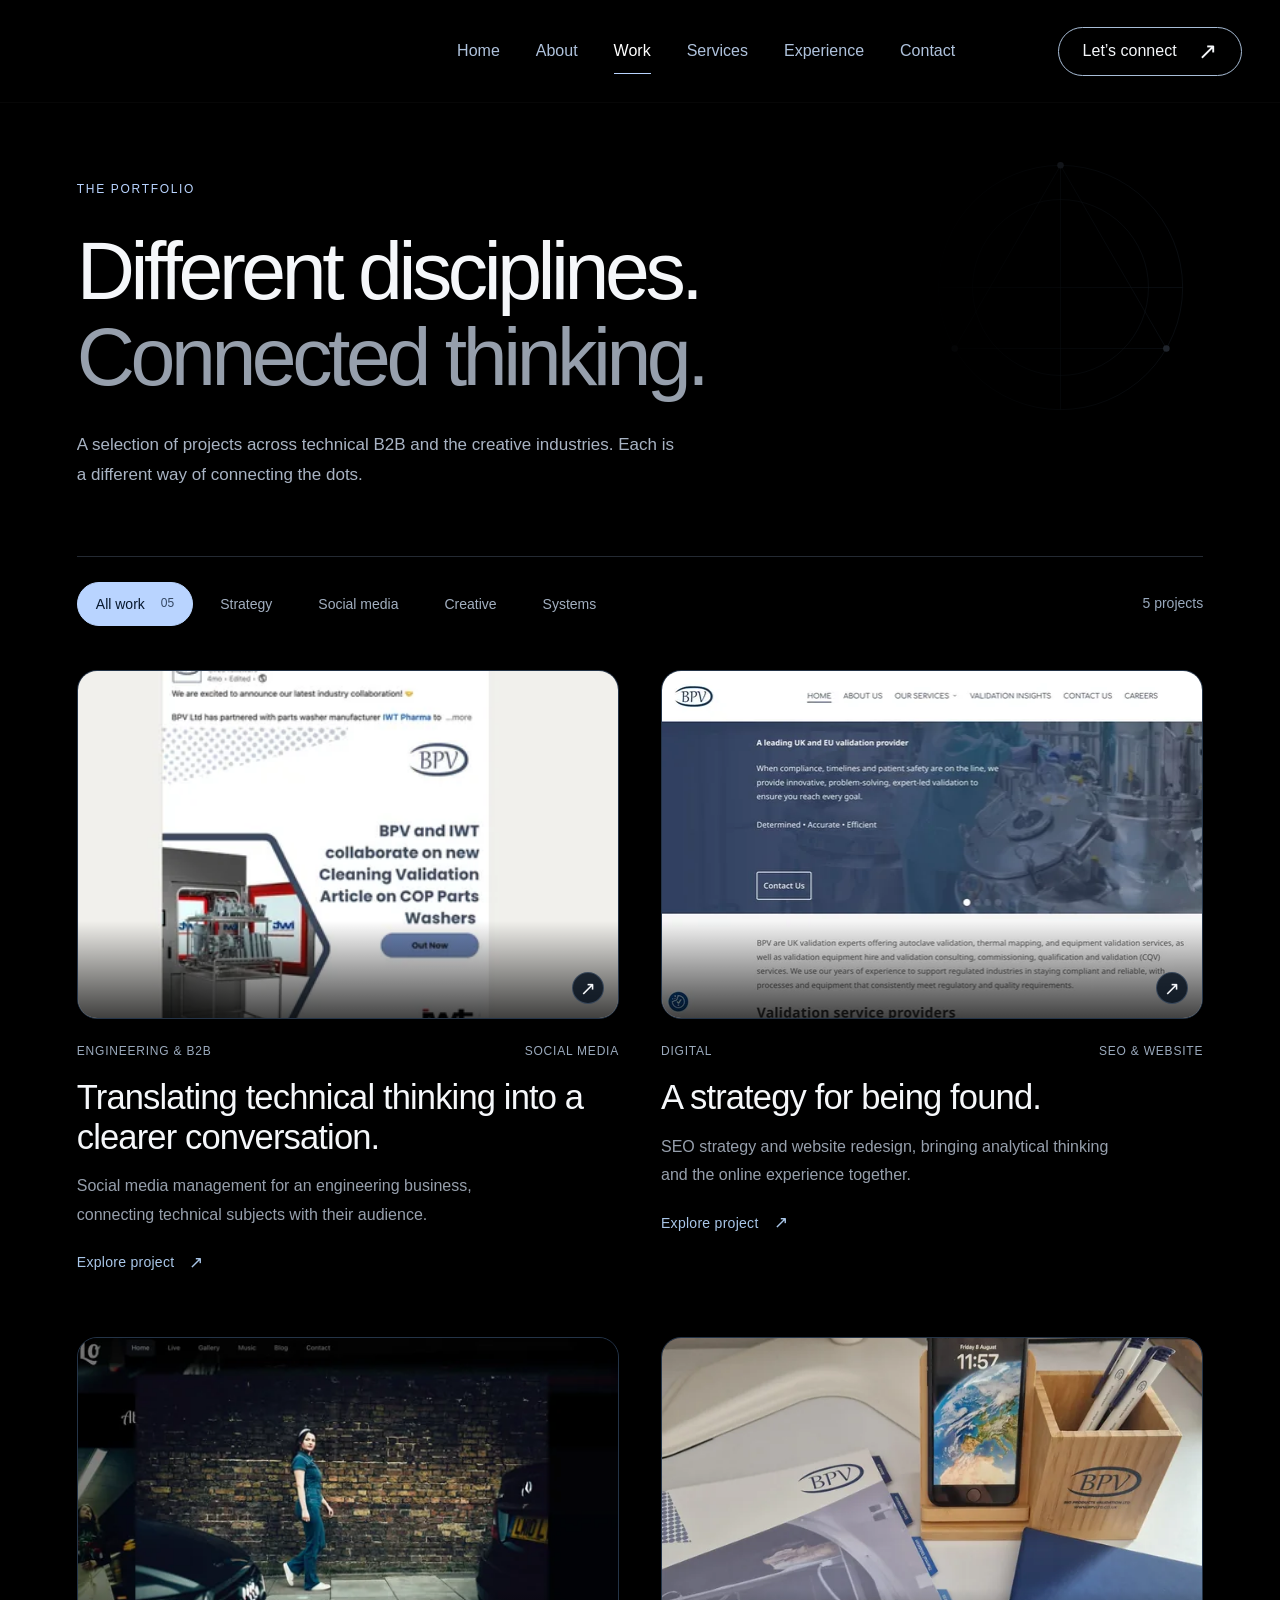
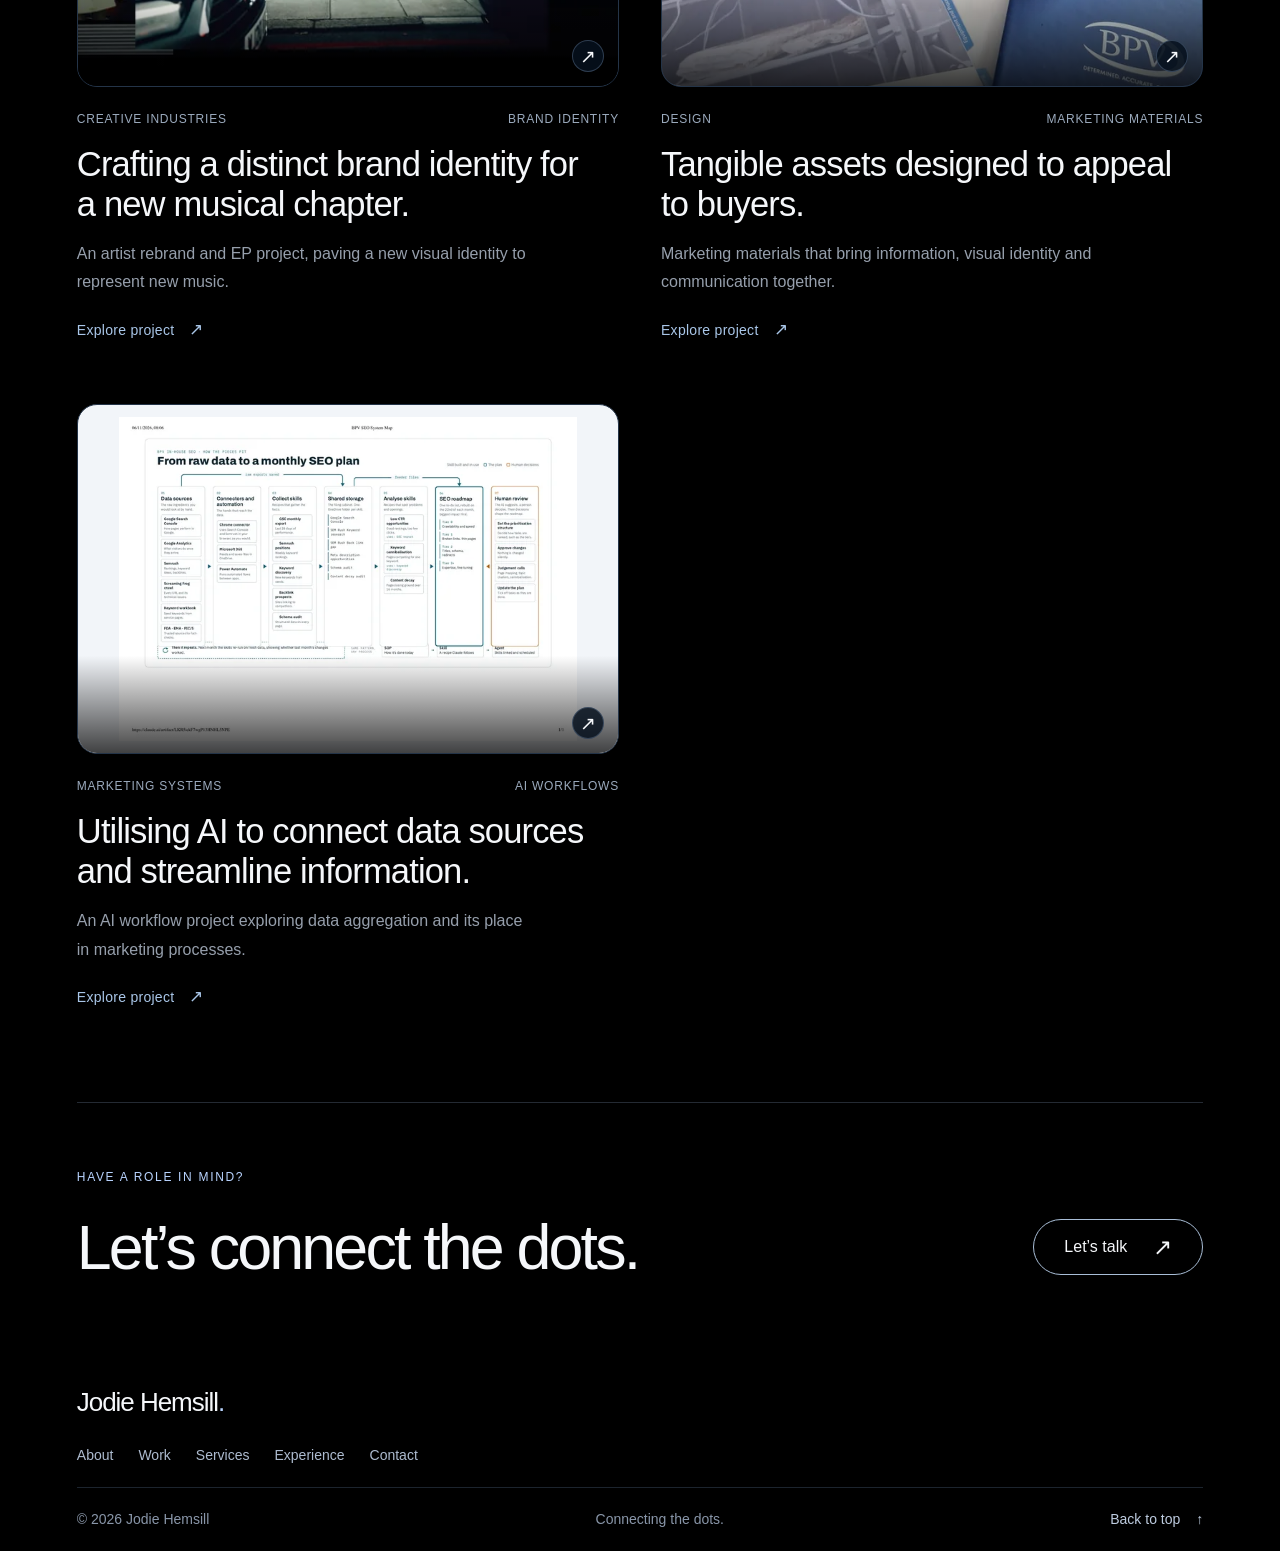
<file: work/index.html>
<!DOCTYPE html>
<html lang="en-GB"><head><meta charset="UTF-8"><meta name="viewport" content="width=device-width, initial-scale=1"><meta name="theme-color" content="#000000"><meta name="robots" content="noindex, nofollow"><meta name="description" content="Projects spanning engineering, SEO, social media, creative identity and marketing systems."><meta property="og:title" content="Work — Jodie Hemsill"><meta property="og:description" content="Projects spanning engineering, SEO, social media, creative identity and marketing systems."><meta property="og:type" content="website"><title>Work — Jodie Hemsill</title><link rel="icon" href="../assets/favicon.svg" type="image/svg+xml"><link rel="stylesheet" href="../assets/site.min.css?v=33c945414d"><script src="../assets/site.min.js?v=895c8163c3" defer></script></head>
<body class="inner-page" id="top"><a class="skip-link" href="#main">Skip to content</a><header class="site-header"><div class="header-inner"><button class="menu-toggle" aria-expanded="false" aria-controls="site-nav"><span>Menu</span><span class="menu-lines" aria-hidden="true"></span></button><nav id="site-nav" aria-label="Main navigation"><a href="../index.html" class="nav-link">Home</a><a href="../about/index.html" class="nav-link">About</a><a href="../work/index.html" class="nav-link is-active" aria-current="page">Work</a><a href="../services/index.html" class="nav-link">Services</a><a href="../experience/index.html" class="nav-link">Experience</a><a href="../contact/index.html" class="nav-link">Contact</a></nav><a class="button button-outline header-cta" href="../contact/index.html">Let’s connect <span aria-hidden="true">↗</span></a></div></header><main id="main"><section class="page-hero page-width"><p class="eyebrow">The portfolio</p><h1>Different disciplines.<br><span class="text-muted">Connected thinking.</span></h1><p class="page-intro">A selection of projects across technical B2B and the creative industries. Each is a different way of connecting the dots.</p><div class="page-constellation" aria-hidden="true"><svg viewBox="0 0 350 350" fill="none"><circle cx="175" cy="175" r="150"/><circle cx="175" cy="175" r="108"/><path d="m175 25 130 225H45zM25 175h300M175 25v300"/><g fill="#b9d4ff" stroke="none"><circle cx="175" cy="25" r="4"/><circle cx="305" cy="250" r="4"/><circle cx="45" cy="250" r="4"/></g></svg></div></section><section class="page-width work-index" aria-labelledby="projects-heading"><h2 id="projects-heading" class="visually-hidden">Selected projects</h2><div class="work-toolbar"><div class="project-filters" role="group" aria-label="Filter projects"><button type="button" class="filter-button is-selected" data-filter="all" aria-pressed="true">All work <span>05</span></button><button type="button" class="filter-button" data-filter="strategy" aria-pressed="false">Strategy</button><button type="button" class="filter-button" data-filter="social" aria-pressed="false">Social media</button><button type="button" class="filter-button" data-filter="creative" aria-pressed="false">Creative</button><button type="button" class="filter-button" data-filter="systems" aria-pressed="false">Systems</button></div><span class="project-count" role="status" aria-live="polite">5 projects</span></div><div class="work-grid work-grid-index"><article class="work-item" data-category="social"><a class="project-link" href="../work/engineering-social/index.html"><div class="project-art project-photo" style="--image-zoom:1.35"><img alt="BPV LinkedIn campaign graphic about a cleaning validation collaboration" width="1800" height="976" loading="lazy" decoding="async" fetchpriority="auto" srcset="../assets/optimized/bpv-linkedin-campaign-clean-0ec75fb3e4-320.webp 320w, ../assets/optimized/bpv-linkedin-campaign-clean-0ec75fb3e4-480.webp 480w, ../assets/optimized/bpv-linkedin-campaign-clean-0ec75fb3e4-640.webp 640w, ../assets/optimized/bpv-linkedin-campaign-clean-0ec75fb3e4-800.webp 800w, ../assets/optimized/bpv-linkedin-campaign-clean-0ec75fb3e4-1200.webp 1200w, ../assets/optimized/bpv-linkedin-campaign-clean-0ec75fb3e4-1600.webp 1600w, ../assets/optimized/bpv-linkedin-campaign-clean-0ec75fb3e4-1800.webp 1800w" sizes="(max-width:760px) calc(100vw - 48px), 43vw" src="../assets/optimized/bpv-linkedin-campaign-clean-0ec75fb3e4-800.webp" style="object-position:50% 72%;object-fit:cover"><span class="photo-shade" aria-hidden="true"></span><span class="art-caption">Making the technical human</span><span class="art-arrow" aria-hidden="true">↗</span></div><div class="project-meta"><span>Engineering &amp; B2B</span><span>Social media</span></div><h3>Translating technical thinking into a clearer conversation.</h3><p>Social media management for an engineering business, connecting technical subjects with their audience.</p><span class="project-open">Explore project <span aria-hidden="true">↗</span></span></a></article><article class="work-item" data-category="strategy"><a class="project-link" href="../work/seo-website/index.html"><div class="project-art project-photo" style="--image-zoom:1.0"><img alt="BPV website homepage with validation services and technical imagery" width="1800" height="976" loading="lazy" decoding="async" fetchpriority="auto" srcset="../assets/optimized/bpv-website-clean-8d0b58d469-320.webp 320w, ../assets/optimized/bpv-website-clean-8d0b58d469-480.webp 480w, ../assets/optimized/bpv-website-clean-8d0b58d469-640.webp 640w, ../assets/optimized/bpv-website-clean-8d0b58d469-800.webp 800w, ../assets/optimized/bpv-website-clean-8d0b58d469-1200.webp 1200w, ../assets/optimized/bpv-website-clean-8d0b58d469-1600.webp 1600w, ../assets/optimized/bpv-website-clean-8d0b58d469-1800.webp 1800w" sizes="(max-width:760px) calc(100vw - 48px), 43vw" src="../assets/optimized/bpv-website-clean-8d0b58d469-800.webp" style="object-position:0% 40%;object-fit:cover"><span class="photo-shade" aria-hidden="true"></span><span class="art-caption">Finding the connections</span><span class="art-arrow" aria-hidden="true">↗</span></div><div class="project-meta"><span>Digital</span><span>SEO &amp; website</span></div><h3>A strategy for being found.</h3><p>SEO strategy and website redesign, bringing analytical thinking and the online experience together.</p><span class="project-open">Explore project <span aria-hidden="true">↗</span></span></a></article><article class="work-item" data-category="creative"><a class="project-link" href="../work/artist-rebrand/index.html"><div class="project-art project-photo" style="--image-zoom:1.05"><img alt="Jodie Lo artist identity with a streetscape portrait and music imagery" width="1800" height="976" loading="lazy" decoding="async" fetchpriority="auto" srcset="../assets/optimized/jodie-lo-rebrand-gallery-clean-05c74f8991-320.webp 320w, ../assets/optimized/jodie-lo-rebrand-gallery-clean-05c74f8991-480.webp 480w, ../assets/optimized/jodie-lo-rebrand-gallery-clean-05c74f8991-640.webp 640w, ../assets/optimized/jodie-lo-rebrand-gallery-clean-05c74f8991-800.webp 800w, ../assets/optimized/jodie-lo-rebrand-gallery-clean-05c74f8991-1200.webp 1200w, ../assets/optimized/jodie-lo-rebrand-gallery-clean-05c74f8991-1600.webp 1600w, ../assets/optimized/jodie-lo-rebrand-gallery-clean-05c74f8991-1800.webp 1800w" sizes="(max-width:760px) calc(100vw - 48px), 43vw" src="../assets/optimized/jodie-lo-rebrand-gallery-clean-05c74f8991-800.webp" style="object-position:56% 60%;object-fit:cover"><span class="photo-shade" aria-hidden="true"></span><span class="art-caption">A different kind of expression</span><span class="art-arrow" aria-hidden="true">↗</span></div><div class="project-meta"><span>Creative industries</span><span>Brand identity</span></div><h3>Crafting a distinct brand identity for a new musical chapter.</h3><p>An artist rebrand and EP project, paving a new visual identity to represent new music.</p><span class="project-open">Explore project <span aria-hidden="true">↗</span></span></a></article><article class="work-item" data-category="creative"><a class="project-link" href="../work/marketing-materials/index.html"><div class="project-art project-photo" style="--image-zoom:1.0"><img alt="Printed BPV brochures and marketing materials" width="1350" height="1800" loading="lazy" decoding="async" fetchpriority="auto" srcset="../assets/optimized/bpv-marketing-materials-f3d4f276be-320.webp 320w, ../assets/optimized/bpv-marketing-materials-f3d4f276be-480.webp 480w, ../assets/optimized/bpv-marketing-materials-f3d4f276be-640.webp 640w, ../assets/optimized/bpv-marketing-materials-f3d4f276be-800.webp 800w, ../assets/optimized/bpv-marketing-materials-f3d4f276be-1200.webp 1200w, ../assets/optimized/bpv-marketing-materials-f3d4f276be-1350.webp 1350w" sizes="(max-width:760px) calc(100vw - 48px), 43vw" src="../assets/optimized/bpv-marketing-materials-f3d4f276be-800.webp" style="object-position:50% 55%;object-fit:cover"><span class="photo-shade" aria-hidden="true"></span><span class="art-caption">From concept to communication</span><span class="art-arrow" aria-hidden="true">↗</span></div><div class="project-meta"><span>Design</span><span>Marketing materials</span></div><h3>Tangible assets designed to appeal to buyers.</h3><p>Marketing materials that bring information, visual identity and communication together.</p><span class="project-open">Explore project <span aria-hidden="true">↗</span></span></a></article><article class="work-item" data-category="systems"><a class="project-link" href="../work/ai-workflow/index.html"><div class="project-art project-photo is-document" style="--image-zoom:1.0"><img alt="BPV SEO system map showing data collection, analysis, a roadmap and human review" width="1800" height="1273" loading="lazy" decoding="async" fetchpriority="auto" srcset="../assets/optimized/bpv-seo-workflow-5c35e964e3-320.webp 320w, ../assets/optimized/bpv-seo-workflow-5c35e964e3-480.webp 480w, ../assets/optimized/bpv-seo-workflow-5c35e964e3-640.webp 640w, ../assets/optimized/bpv-seo-workflow-5c35e964e3-800.webp 800w, ../assets/optimized/bpv-seo-workflow-5c35e964e3-1200.webp 1200w, ../assets/optimized/bpv-seo-workflow-5c35e964e3-1600.webp 1600w, ../assets/optimized/bpv-seo-workflow-5c35e964e3-1800.webp 1800w" sizes="(max-width:760px) calc(100vw - 48px), 43vw" src="../assets/optimized/bpv-seo-workflow-5c35e964e3-800.webp" style="object-position:50% 40%;object-fit:contain"><span class="photo-shade" aria-hidden="true"></span><span class="art-caption">Information in motion</span><span class="art-arrow" aria-hidden="true">↗</span></div><div class="project-meta"><span>Marketing systems</span><span>AI workflows</span></div><h3>Utilising AI to connect data sources and streamline information.</h3><p>An AI workflow project exploring data aggregation and its place in marketing processes.</p><span class="project-open">Explore project <span aria-hidden="true">↗</span></span></a></article></div></section><section class="closing-cta page-width"><p class="eyebrow">Have a role in mind?</p><div><h2>Let’s connect the dots.</h2><a class="button button-outline" href="../contact/index.html">Let’s talk <span aria-hidden="true">↗</span></a></div></section></main><footer class="site-footer page-width"><div class="footer-top"><a href="../index.html" class="footer-name">Jodie Hemsill<span class="accent">.</span></a></div><div class="footer-links"><a href="../about/index.html">About</a><a href="../work/index.html">Work</a><a href="../services/index.html">Services</a><a href="../experience/index.html">Experience</a><a href="../contact/index.html">Contact</a></div><div class="footer-bottom"><span>© 2026 Jodie Hemsill</span><span>Connecting the dots.</span><a href="#top">Back to top <span aria-hidden="true">↑</span></a></div></footer></body></html>
</file>
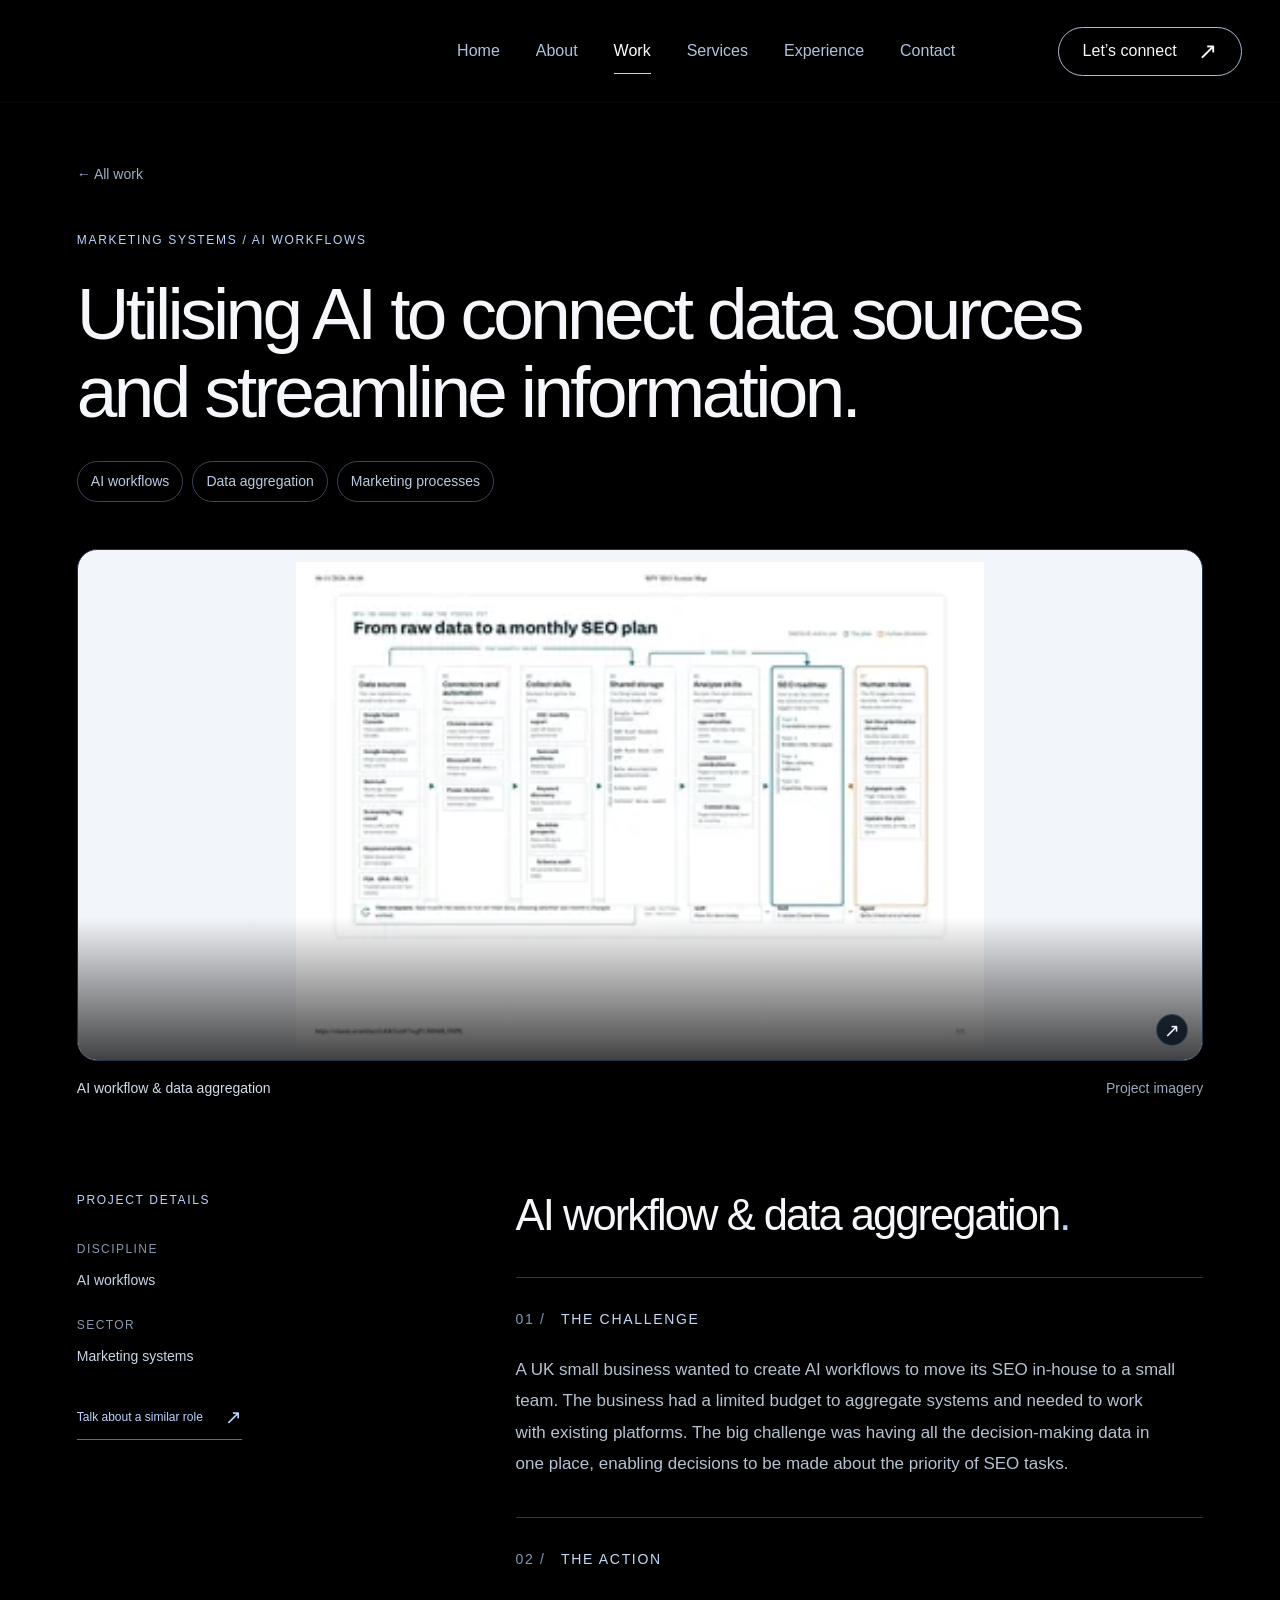
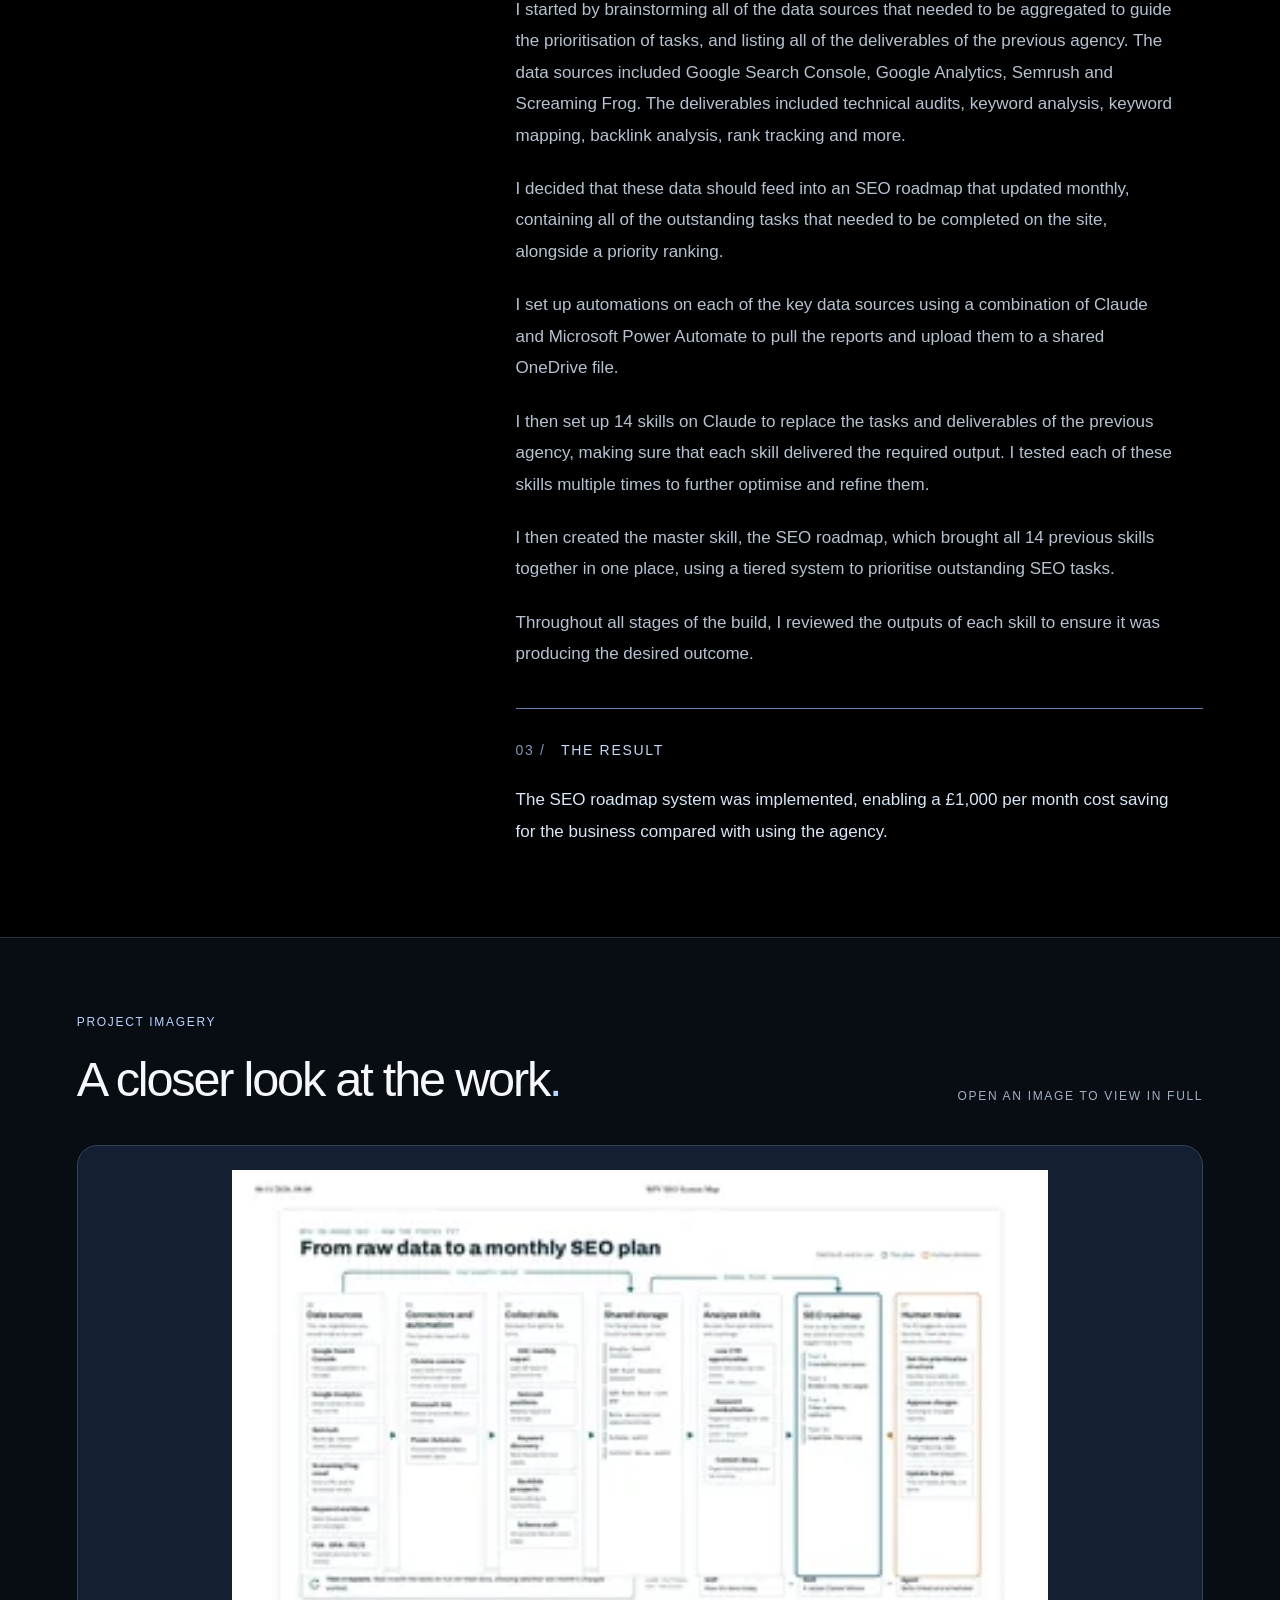
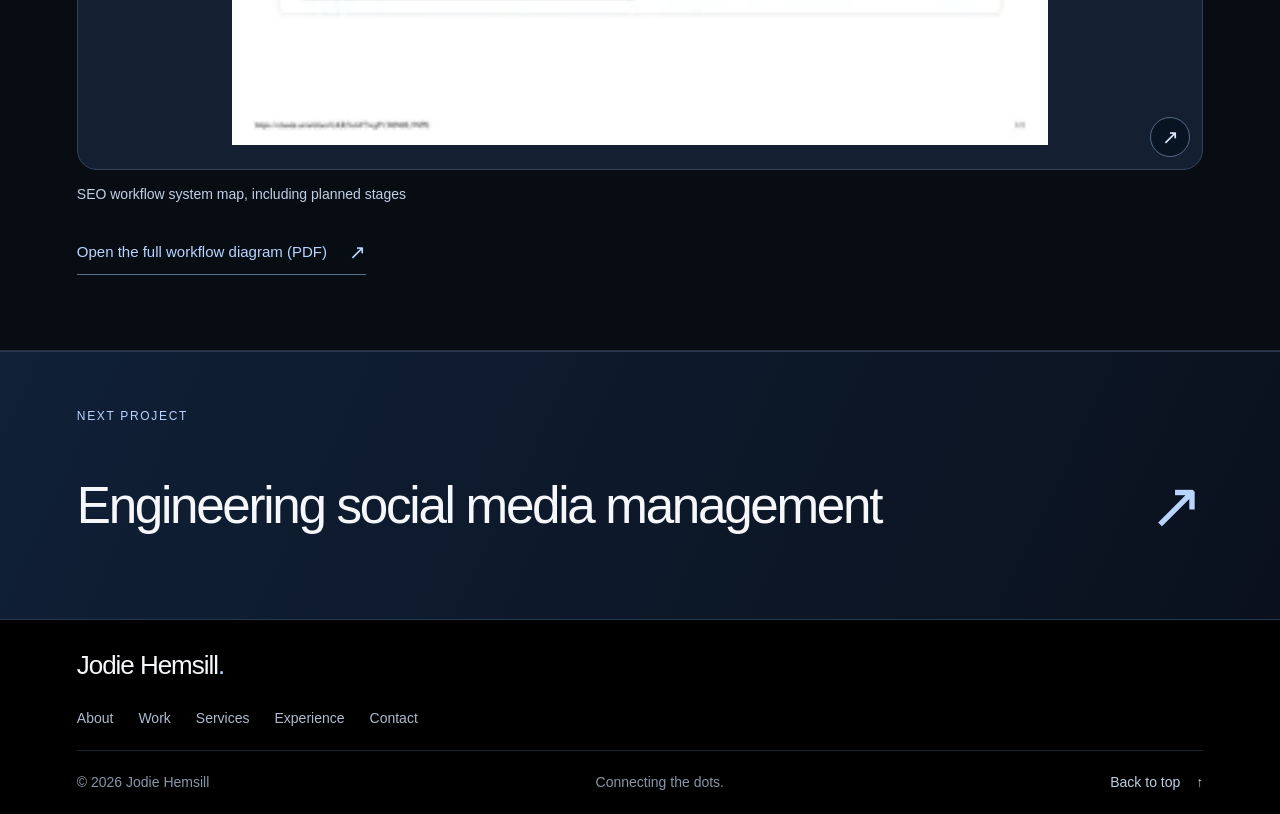
<file: work/ai-workflow/index.html>
<!DOCTYPE html>
<html lang="en-GB"><head><meta charset="UTF-8"><meta name="viewport" content="width=device-width, initial-scale=1"><meta name="theme-color" content="#000000"><meta name="robots" content="noindex, nofollow"><meta name="description" content="An AI workflow project exploring data aggregation and its place in marketing processes."><meta property="og:title" content="AI workflow &amp; data aggregation — Jodie Hemsill"><meta property="og:description" content="An AI workflow project exploring data aggregation and its place in marketing processes."><meta property="og:type" content="website"><title>AI workflow &amp; data aggregation — Jodie Hemsill</title><link rel="icon" href="../../assets/favicon.svg" type="image/svg+xml"><link rel="stylesheet" href="../../assets/site.min.css?v=33c945414d"><script src="../../assets/site.min.js?v=895c8163c3" defer></script></head>
<body class="inner-page" id="top"><a class="skip-link" href="#main">Skip to content</a><header class="site-header"><div class="header-inner"><button class="menu-toggle" aria-expanded="false" aria-controls="site-nav"><span>Menu</span><span class="menu-lines" aria-hidden="true"></span></button><nav id="site-nav" aria-label="Main navigation"><a href="../../index.html" class="nav-link">Home</a><a href="../../about/index.html" class="nav-link">About</a><a href="../../work/index.html" class="nav-link is-active" aria-current="page">Work</a><a href="../../services/index.html" class="nav-link">Services</a><a href="../../experience/index.html" class="nav-link">Experience</a><a href="../../contact/index.html" class="nav-link">Contact</a></nav><a class="button button-outline header-cta" href="../../contact/index.html">Let’s connect <span aria-hidden="true">↗</span></a></div></header><main id="main"><section class="case-hero page-width"><a class="back-link" href="../index.html">← All work</a><div class="case-heading"><p class="eyebrow">Marketing systems / AI workflows</p></div><h1>Utilising AI to connect data sources and streamline information.</h1><div class="case-tags"><span>AI workflows</span><span>Data aggregation</span><span>Marketing processes</span></div></section><section class="case-showcase page-width" aria-label="Project visual"><div class="project-art project-photo is-document" style="--image-zoom:1.0"><img alt="BPV SEO system map showing data collection, analysis, a roadmap and human review" width="1800" height="1273" loading="eager" decoding="async" fetchpriority="high" srcset="../../assets/optimized/bpv-seo-workflow-5c35e964e3-320.webp 320w, ../../assets/optimized/bpv-seo-workflow-5c35e964e3-480.webp 480w, ../../assets/optimized/bpv-seo-workflow-5c35e964e3-640.webp 640w, ../../assets/optimized/bpv-seo-workflow-5c35e964e3-800.webp 800w, ../../assets/optimized/bpv-seo-workflow-5c35e964e3-1200.webp 1200w, ../../assets/optimized/bpv-seo-workflow-5c35e964e3-1600.webp 1600w, ../../assets/optimized/bpv-seo-workflow-5c35e964e3-1800.webp 1800w" sizes="(max-width:760px) calc(100vw - 48px), 88vw" src="../../assets/optimized/bpv-seo-workflow-5c35e964e3-800.webp" style="object-position:50% 40%;object-fit:contain"><span class="photo-shade" aria-hidden="true"></span><span class="art-caption">Information in motion</span><span class="art-arrow" aria-hidden="true">↗</span></div><div class="showcase-caption"><span>AI workflow &amp; data aggregation</span><span>Project imagery</span></div></section><section class="case-story page-width section-space"><aside class="case-facts"><p class="eyebrow">Project details</p><dl><dt>Discipline</dt><dd>AI workflows</dd><dt>Sector</dt><dd>Marketing systems</dd></dl><a class="text-link" href="../../contact/index.html">Talk about a similar role <span aria-hidden="true">↗</span></a></aside><div class="case-narrative"><h2>AI workflow &amp; data aggregation<span class="accent">.</span></h2><section class="case-chapter" aria-labelledby="challenge-title"><h3 id="challenge-title"><span>01 /</span> The challenge</h3><div class="case-prose"><p>A UK small business wanted to create AI workflows to move its SEO in-house to a small team. The business had a limited budget to aggregate systems and needed to work with existing platforms. The big challenge was having all the decision-making data in one place, enabling decisions to be made about the priority of SEO tasks.</p></div></section><section class="case-chapter" aria-labelledby="action-title"><h3 id="action-title"><span>02 /</span> The action</h3><div class="case-prose"><p>I started by brainstorming all of the data sources that needed to be aggregated to guide the prioritisation of tasks, and listing all of the deliverables of the previous agency. The data sources included Google Search Console, Google Analytics, Semrush and Screaming Frog. The deliverables included technical audits, keyword analysis, keyword mapping, backlink analysis, rank tracking and more.</p><p>I decided that these data should feed into an SEO roadmap that updated monthly, containing all of the outstanding tasks that needed to be completed on the site, alongside a priority ranking.</p><p>I set up automations on each of the key data sources using a combination of Claude and Microsoft Power Automate to pull the reports and upload them to a shared OneDrive file.</p><p>I then set up 14 skills on Claude to replace the tasks and deliverables of the previous agency, making sure that each skill delivered the required output. I tested each of these skills multiple times to further optimise and refine them.</p><p>I then created the master skill, the SEO roadmap, which brought all 14 previous skills together in one place, using a tiered system to prioritise outstanding SEO tasks.</p><p>Throughout all stages of the build, I reviewed the outputs of each skill to ensure it was producing the desired outcome.</p></div></section><section class="case-chapter case-result" aria-labelledby="result-title"><h3 id="result-title"><span>03 /</span> The result</h3><div class="case-prose"><p>The SEO roadmap system was implemented, enabling a £1,000 per month cost saving for the business compared with using the agency.</p></div></section></div></section><section class="case-evidence" id="evidence"><div class="page-width"><div class="section-heading"><div><p class="eyebrow">Project imagery</p><h2>A closer look at the work<span class="accent">.</span></h2></div><span class="small-label">Open an image to view in full</span></div><div class="evidence-grid evidence-gallery evidence-gallery-single"><figure class="evidence-figure"><a class="evidence-image" href="../../assets/photos/bpv-seo-workflow.jpg" target="_blank" rel="noopener" aria-label="View SEO workflow system map, including planned stages at full size"><img alt="System map of an SEO workflow showing data sources, collection, analysis, roadmap and human review" width="1800" height="1273" loading="lazy" decoding="async" fetchpriority="auto" srcset="../../assets/optimized/bpv-seo-workflow-5c35e964e3-320.webp 320w, ../../assets/optimized/bpv-seo-workflow-5c35e964e3-480.webp 480w, ../../assets/optimized/bpv-seo-workflow-5c35e964e3-640.webp 640w, ../../assets/optimized/bpv-seo-workflow-5c35e964e3-800.webp 800w, ../../assets/optimized/bpv-seo-workflow-5c35e964e3-1200.webp 1200w, ../../assets/optimized/bpv-seo-workflow-5c35e964e3-1600.webp 1600w, ../../assets/optimized/bpv-seo-workflow-5c35e964e3-1800.webp 1800w" sizes="(max-width:760px) calc(100vw - 84px), 42vw" src="../../assets/optimized/bpv-seo-workflow-5c35e964e3-800.webp"><span class="image-expand" aria-hidden="true">↗</span></a><figcaption>SEO workflow system map, including planned stages</figcaption></figure></div><a class="text-link evidence-download" href="../../assets/documents/bpv-seo-system-map.pdf" target="_blank" rel="noopener">Open the full workflow diagram (PDF) <span aria-hidden="true">↗</span></a></div></section><section class="next-project"><a class="page-width" href="../engineering-social/index.html"><span class="eyebrow">Next project</span><div><h2>Engineering social media management</h2><span class="next-arrow" aria-hidden="true">↗</span></div></a></section></main><footer class="site-footer page-width"><div class="footer-top"><a href="../../index.html" class="footer-name">Jodie Hemsill<span class="accent">.</span></a></div><div class="footer-links"><a href="../../about/index.html">About</a><a href="../../work/index.html">Work</a><a href="../../services/index.html">Services</a><a href="../../experience/index.html">Experience</a><a href="../../contact/index.html">Contact</a></div><div class="footer-bottom"><span>© 2026 Jodie Hemsill</span><span>Connecting the dots.</span><a href="#top">Back to top <span aria-hidden="true">↑</span></a></div></footer></body></html>
</file>
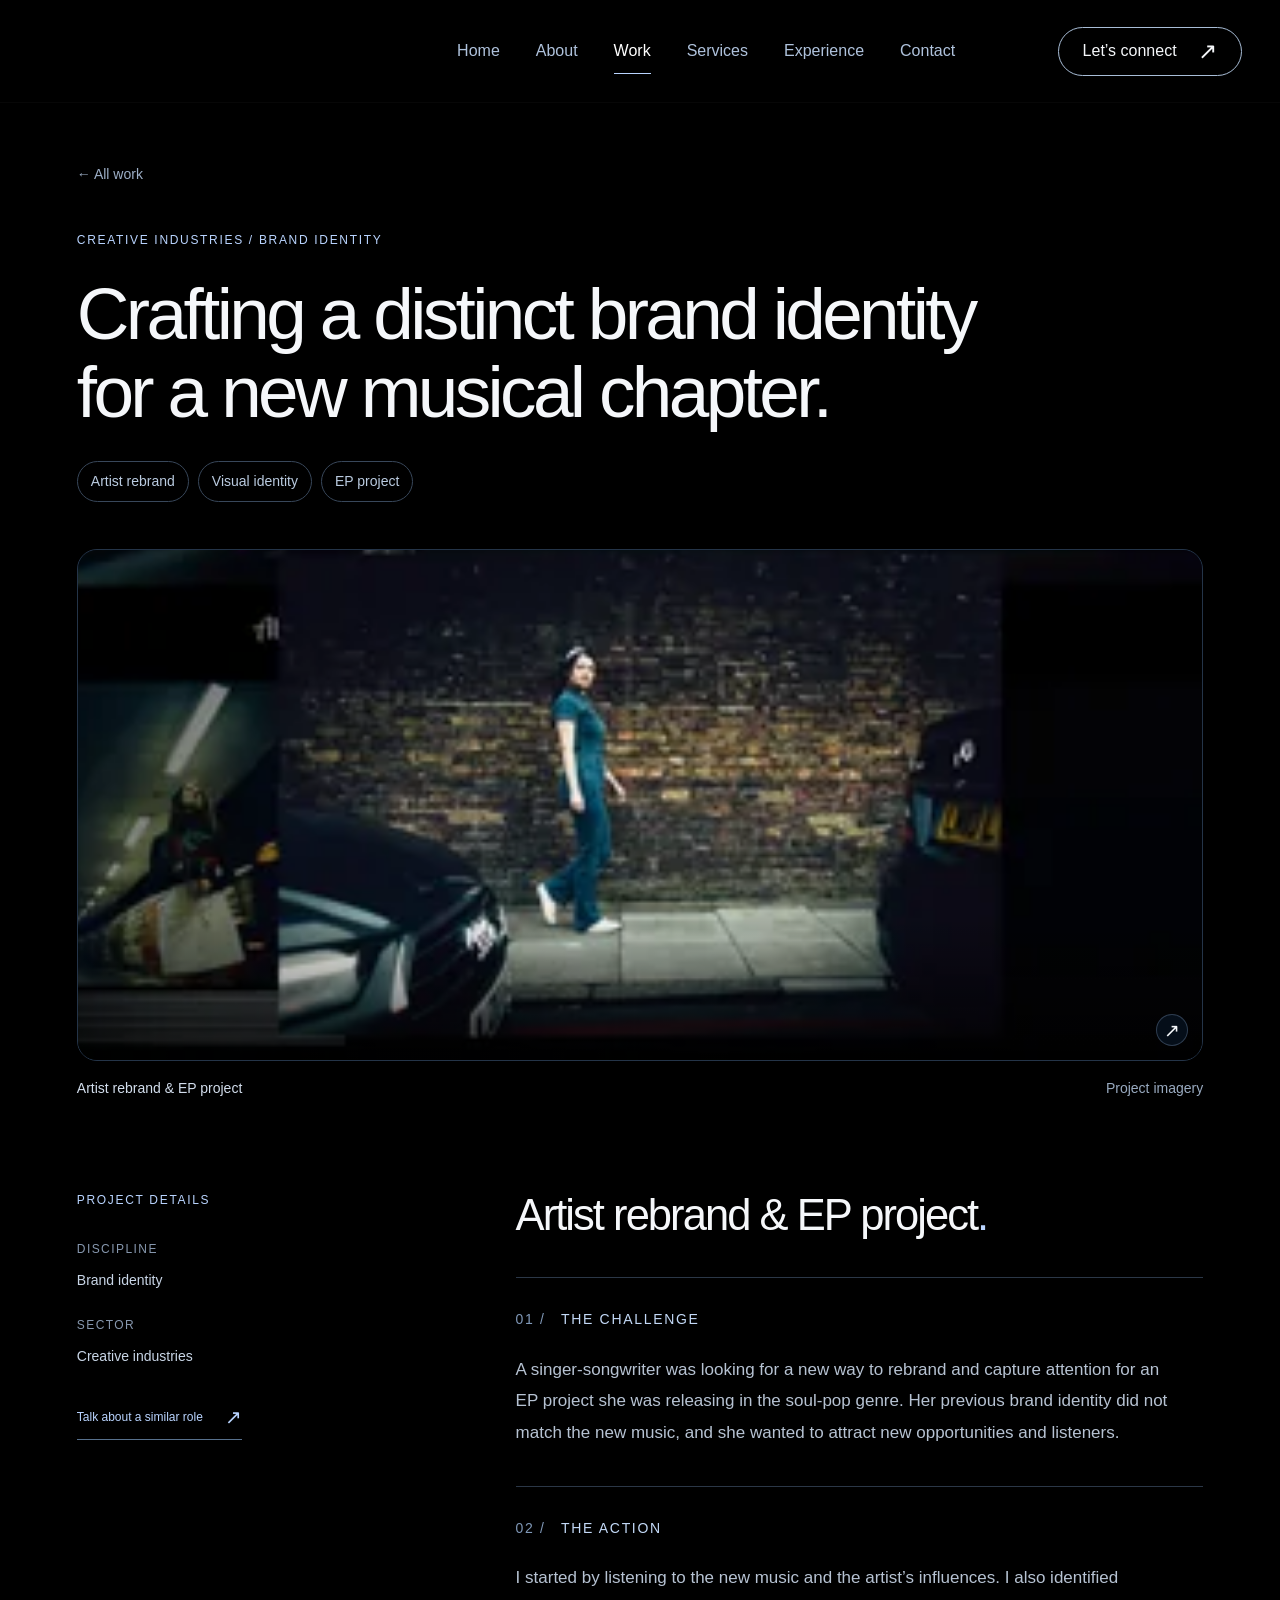
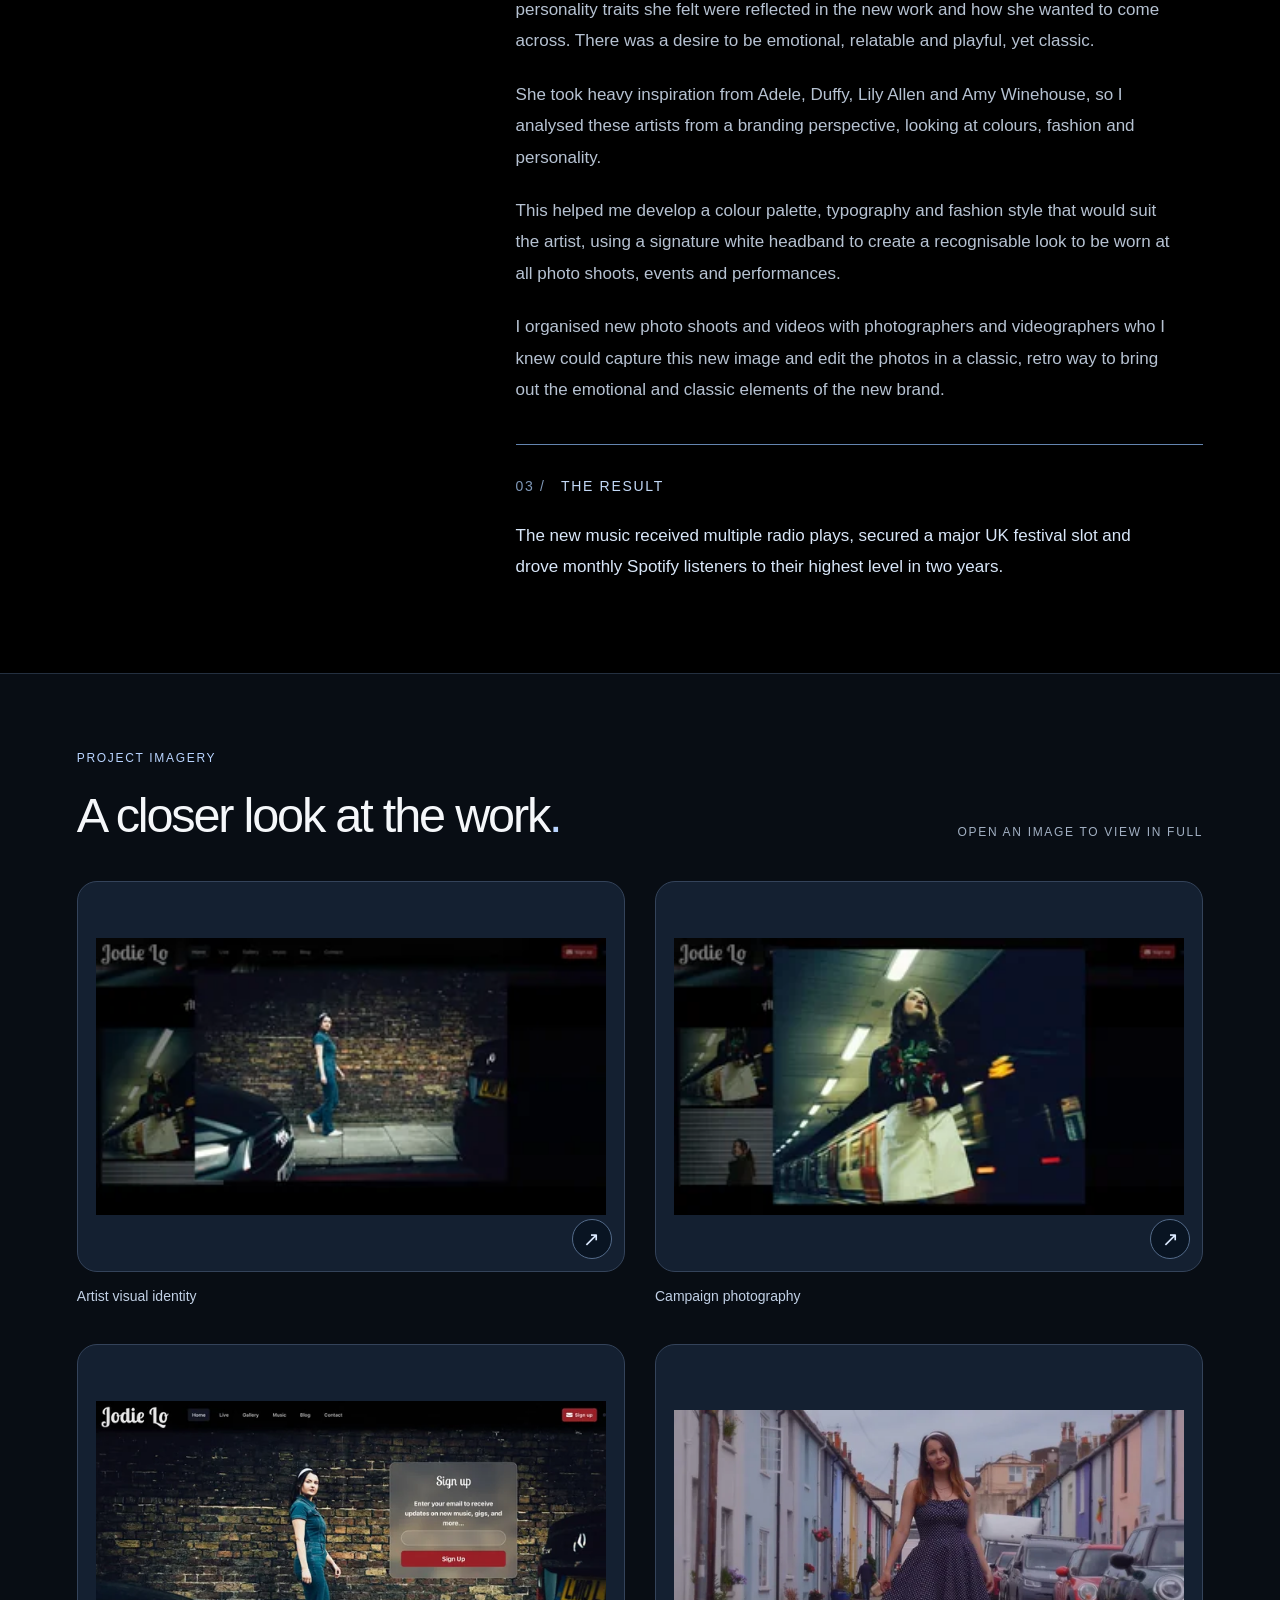
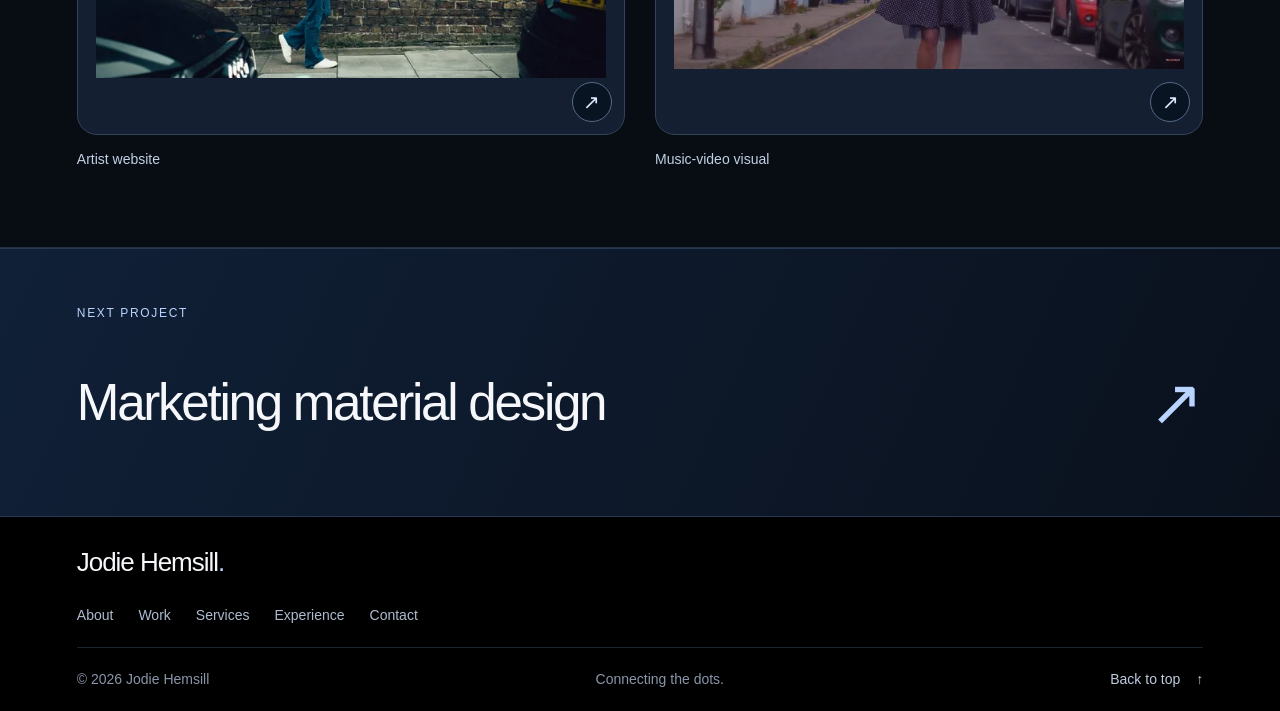
<file: work/artist-rebrand/index.html>
<!DOCTYPE html>
<html lang="en-GB"><head><meta charset="UTF-8"><meta name="viewport" content="width=device-width, initial-scale=1"><meta name="theme-color" content="#000000"><meta name="robots" content="noindex, nofollow"><meta name="description" content="An artist rebrand and EP project, paving a new visual identity to represent new music."><meta property="og:title" content="Artist rebrand &amp; EP project — Jodie Hemsill"><meta property="og:description" content="An artist rebrand and EP project, paving a new visual identity to represent new music."><meta property="og:type" content="website"><title>Artist rebrand &amp; EP project — Jodie Hemsill</title><link rel="icon" href="../../assets/favicon.svg" type="image/svg+xml"><link rel="stylesheet" href="../../assets/site.min.css?v=33c945414d"><script src="../../assets/site.min.js?v=895c8163c3" defer></script></head>
<body class="inner-page" id="top"><a class="skip-link" href="#main">Skip to content</a><header class="site-header"><div class="header-inner"><button class="menu-toggle" aria-expanded="false" aria-controls="site-nav"><span>Menu</span><span class="menu-lines" aria-hidden="true"></span></button><nav id="site-nav" aria-label="Main navigation"><a href="../../index.html" class="nav-link">Home</a><a href="../../about/index.html" class="nav-link">About</a><a href="../../work/index.html" class="nav-link is-active" aria-current="page">Work</a><a href="../../services/index.html" class="nav-link">Services</a><a href="../../experience/index.html" class="nav-link">Experience</a><a href="../../contact/index.html" class="nav-link">Contact</a></nav><a class="button button-outline header-cta" href="../../contact/index.html">Let’s connect <span aria-hidden="true">↗</span></a></div></header><main id="main"><section class="case-hero page-width"><a class="back-link" href="../index.html">← All work</a><div class="case-heading"><p class="eyebrow">Creative industries / Brand identity</p></div><h1>Crafting a distinct brand identity for a new musical chapter.</h1><div class="case-tags"><span>Artist rebrand</span><span>Visual identity</span><span>EP project</span></div></section><section class="case-showcase page-width" aria-label="Project visual"><div class="project-art project-photo" style="--image-zoom:1.05"><img alt="Jodie Lo artist identity with a streetscape portrait and music imagery" width="1800" height="976" loading="eager" decoding="async" fetchpriority="high" srcset="../../assets/optimized/jodie-lo-rebrand-gallery-clean-05c74f8991-320.webp 320w, ../../assets/optimized/jodie-lo-rebrand-gallery-clean-05c74f8991-480.webp 480w, ../../assets/optimized/jodie-lo-rebrand-gallery-clean-05c74f8991-640.webp 640w, ../../assets/optimized/jodie-lo-rebrand-gallery-clean-05c74f8991-800.webp 800w, ../../assets/optimized/jodie-lo-rebrand-gallery-clean-05c74f8991-1200.webp 1200w, ../../assets/optimized/jodie-lo-rebrand-gallery-clean-05c74f8991-1600.webp 1600w, ../../assets/optimized/jodie-lo-rebrand-gallery-clean-05c74f8991-1800.webp 1800w" sizes="(max-width:760px) calc(100vw - 48px), 88vw" src="../../assets/optimized/jodie-lo-rebrand-gallery-clean-05c74f8991-800.webp" style="object-position:56% 60%;object-fit:cover"><span class="photo-shade" aria-hidden="true"></span><span class="art-caption">A different kind of expression</span><span class="art-arrow" aria-hidden="true">↗</span></div><div class="showcase-caption"><span>Artist rebrand &amp; EP project</span><span>Project imagery</span></div></section><section class="case-story page-width section-space"><aside class="case-facts"><p class="eyebrow">Project details</p><dl><dt>Discipline</dt><dd>Brand identity</dd><dt>Sector</dt><dd>Creative industries</dd></dl><a class="text-link" href="../../contact/index.html">Talk about a similar role <span aria-hidden="true">↗</span></a></aside><div class="case-narrative"><h2>Artist rebrand &amp; EP project<span class="accent">.</span></h2><section class="case-chapter" aria-labelledby="challenge-title"><h3 id="challenge-title"><span>01 /</span> The challenge</h3><div class="case-prose"><p>A singer-songwriter was looking for a new way to rebrand and capture attention for an EP project she was releasing in the soul-pop genre. Her previous brand identity did not match the new music, and she wanted to attract new opportunities and listeners.</p></div></section><section class="case-chapter" aria-labelledby="action-title"><h3 id="action-title"><span>02 /</span> The action</h3><div class="case-prose"><p>I started by listening to the new music and the artist’s influences. I also identified personality traits she felt were reflected in the new work and how she wanted to come across. There was a desire to be emotional, relatable and playful, yet classic.</p><p>She took heavy inspiration from Adele, Duffy, Lily Allen and Amy Winehouse, so I analysed these artists from a branding perspective, looking at colours, fashion and personality.</p><p>This helped me develop a colour palette, typography and fashion style that would suit the artist, using a signature white headband to create a recognisable look to be worn at all photo shoots, events and performances.</p><p>I organised new photo shoots and videos with photographers and videographers who I knew could capture this new image and edit the photos in a classic, retro way to bring out the emotional and classic elements of the new brand.</p></div></section><section class="case-chapter case-result" aria-labelledby="result-title"><h3 id="result-title"><span>03 /</span> The result</h3><div class="case-prose"><p>The new music received multiple radio plays, secured a major UK festival slot and drove monthly Spotify listeners to their highest level in two years.</p></div></section></div></section><section class="case-evidence" id="evidence"><div class="page-width"><div class="section-heading"><div><p class="eyebrow">Project imagery</p><h2>A closer look at the work<span class="accent">.</span></h2></div><span class="small-label">Open an image to view in full</span></div><div class="evidence-grid evidence-gallery"><figure class="evidence-figure"><a class="evidence-image" href="../../assets/photos/jodie-lo-rebrand-gallery-clean.jpg" target="_blank" rel="noopener" aria-label="View Artist visual identity at full size"><img alt="Jodie Lo artist website gallery with new visual identity" width="1800" height="976" loading="lazy" decoding="async" fetchpriority="auto" srcset="../../assets/optimized/jodie-lo-rebrand-gallery-clean-05c74f8991-320.webp 320w, ../../assets/optimized/jodie-lo-rebrand-gallery-clean-05c74f8991-480.webp 480w, ../../assets/optimized/jodie-lo-rebrand-gallery-clean-05c74f8991-640.webp 640w, ../../assets/optimized/jodie-lo-rebrand-gallery-clean-05c74f8991-800.webp 800w, ../../assets/optimized/jodie-lo-rebrand-gallery-clean-05c74f8991-1200.webp 1200w, ../../assets/optimized/jodie-lo-rebrand-gallery-clean-05c74f8991-1600.webp 1600w, ../../assets/optimized/jodie-lo-rebrand-gallery-clean-05c74f8991-1800.webp 1800w" sizes="(max-width:760px) calc(100vw - 84px), 42vw" src="../../assets/optimized/jodie-lo-rebrand-gallery-clean-05c74f8991-800.webp"><span class="image-expand" aria-hidden="true">↗</span></a><figcaption>Artist visual identity</figcaption></figure><figure class="evidence-figure"><a class="evidence-image" href="../../assets/photos/jodie-lo-rebrand-clean.jpg" target="_blank" rel="noopener" aria-label="View Campaign photography at full size"><img alt="Jodie Lo campaign imagery in a station setting" width="1800" height="976" loading="lazy" decoding="async" fetchpriority="auto" srcset="../../assets/optimized/jodie-lo-rebrand-clean-ed23cf2bdc-320.webp 320w, ../../assets/optimized/jodie-lo-rebrand-clean-ed23cf2bdc-480.webp 480w, ../../assets/optimized/jodie-lo-rebrand-clean-ed23cf2bdc-640.webp 640w, ../../assets/optimized/jodie-lo-rebrand-clean-ed23cf2bdc-800.webp 800w, ../../assets/optimized/jodie-lo-rebrand-clean-ed23cf2bdc-1200.webp 1200w, ../../assets/optimized/jodie-lo-rebrand-clean-ed23cf2bdc-1600.webp 1600w, ../../assets/optimized/jodie-lo-rebrand-clean-ed23cf2bdc-1800.webp 1800w" sizes="(max-width:760px) calc(100vw - 84px), 42vw" src="../../assets/optimized/jodie-lo-rebrand-clean-ed23cf2bdc-800.webp"><span class="image-expand" aria-hidden="true">↗</span></a><figcaption>Campaign photography</figcaption></figure><figure class="evidence-figure"><a class="evidence-image" href="../../assets/photos/jodie-lo-website-clean.jpg" target="_blank" rel="noopener" aria-label="View Artist website at full size"><img alt="Jodie Lo website with music imagery and mailing-list signup" width="1800" height="976" loading="lazy" decoding="async" fetchpriority="auto" srcset="../../assets/optimized/jodie-lo-website-clean-011aa1aba7-320.webp 320w, ../../assets/optimized/jodie-lo-website-clean-011aa1aba7-480.webp 480w, ../../assets/optimized/jodie-lo-website-clean-011aa1aba7-640.webp 640w, ../../assets/optimized/jodie-lo-website-clean-011aa1aba7-800.webp 800w, ../../assets/optimized/jodie-lo-website-clean-011aa1aba7-1200.webp 1200w, ../../assets/optimized/jodie-lo-website-clean-011aa1aba7-1600.webp 1600w, ../../assets/optimized/jodie-lo-website-clean-011aa1aba7-1800.webp 1800w" sizes="(max-width:760px) calc(100vw - 84px), 42vw" src="../../assets/optimized/jodie-lo-website-clean-011aa1aba7-800.webp"><span class="image-expand" aria-hidden="true">↗</span></a><figcaption>Artist website</figcaption></figure><figure class="evidence-figure"><a class="evidence-image" href="../../assets/photos/jodie-lo-music-video-clean.jpg" target="_blank" rel="noopener" aria-label="View Music-video visual at full size"><img alt="Still from a Jodie Lo music video" width="1800" height="913" loading="lazy" decoding="async" fetchpriority="auto" srcset="../../assets/optimized/jodie-lo-music-video-clean-9a4832e473-320.webp 320w, ../../assets/optimized/jodie-lo-music-video-clean-9a4832e473-480.webp 480w, ../../assets/optimized/jodie-lo-music-video-clean-9a4832e473-640.webp 640w, ../../assets/optimized/jodie-lo-music-video-clean-9a4832e473-800.webp 800w, ../../assets/optimized/jodie-lo-music-video-clean-9a4832e473-1200.webp 1200w, ../../assets/optimized/jodie-lo-music-video-clean-9a4832e473-1600.webp 1600w, ../../assets/optimized/jodie-lo-music-video-clean-9a4832e473-1800.webp 1800w" sizes="(max-width:760px) calc(100vw - 84px), 42vw" src="../../assets/optimized/jodie-lo-music-video-clean-9a4832e473-800.webp"><span class="image-expand" aria-hidden="true">↗</span></a><figcaption>Music-video visual</figcaption></figure></div></div></section><section class="next-project"><a class="page-width" href="../marketing-materials/index.html"><span class="eyebrow">Next project</span><div><h2>Marketing material design</h2><span class="next-arrow" aria-hidden="true">↗</span></div></a></section></main><footer class="site-footer page-width"><div class="footer-top"><a href="../../index.html" class="footer-name">Jodie Hemsill<span class="accent">.</span></a></div><div class="footer-links"><a href="../../about/index.html">About</a><a href="../../work/index.html">Work</a><a href="../../services/index.html">Services</a><a href="../../experience/index.html">Experience</a><a href="../../contact/index.html">Contact</a></div><div class="footer-bottom"><span>© 2026 Jodie Hemsill</span><span>Connecting the dots.</span><a href="#top">Back to top <span aria-hidden="true">↑</span></a></div></footer></body></html>
</file>
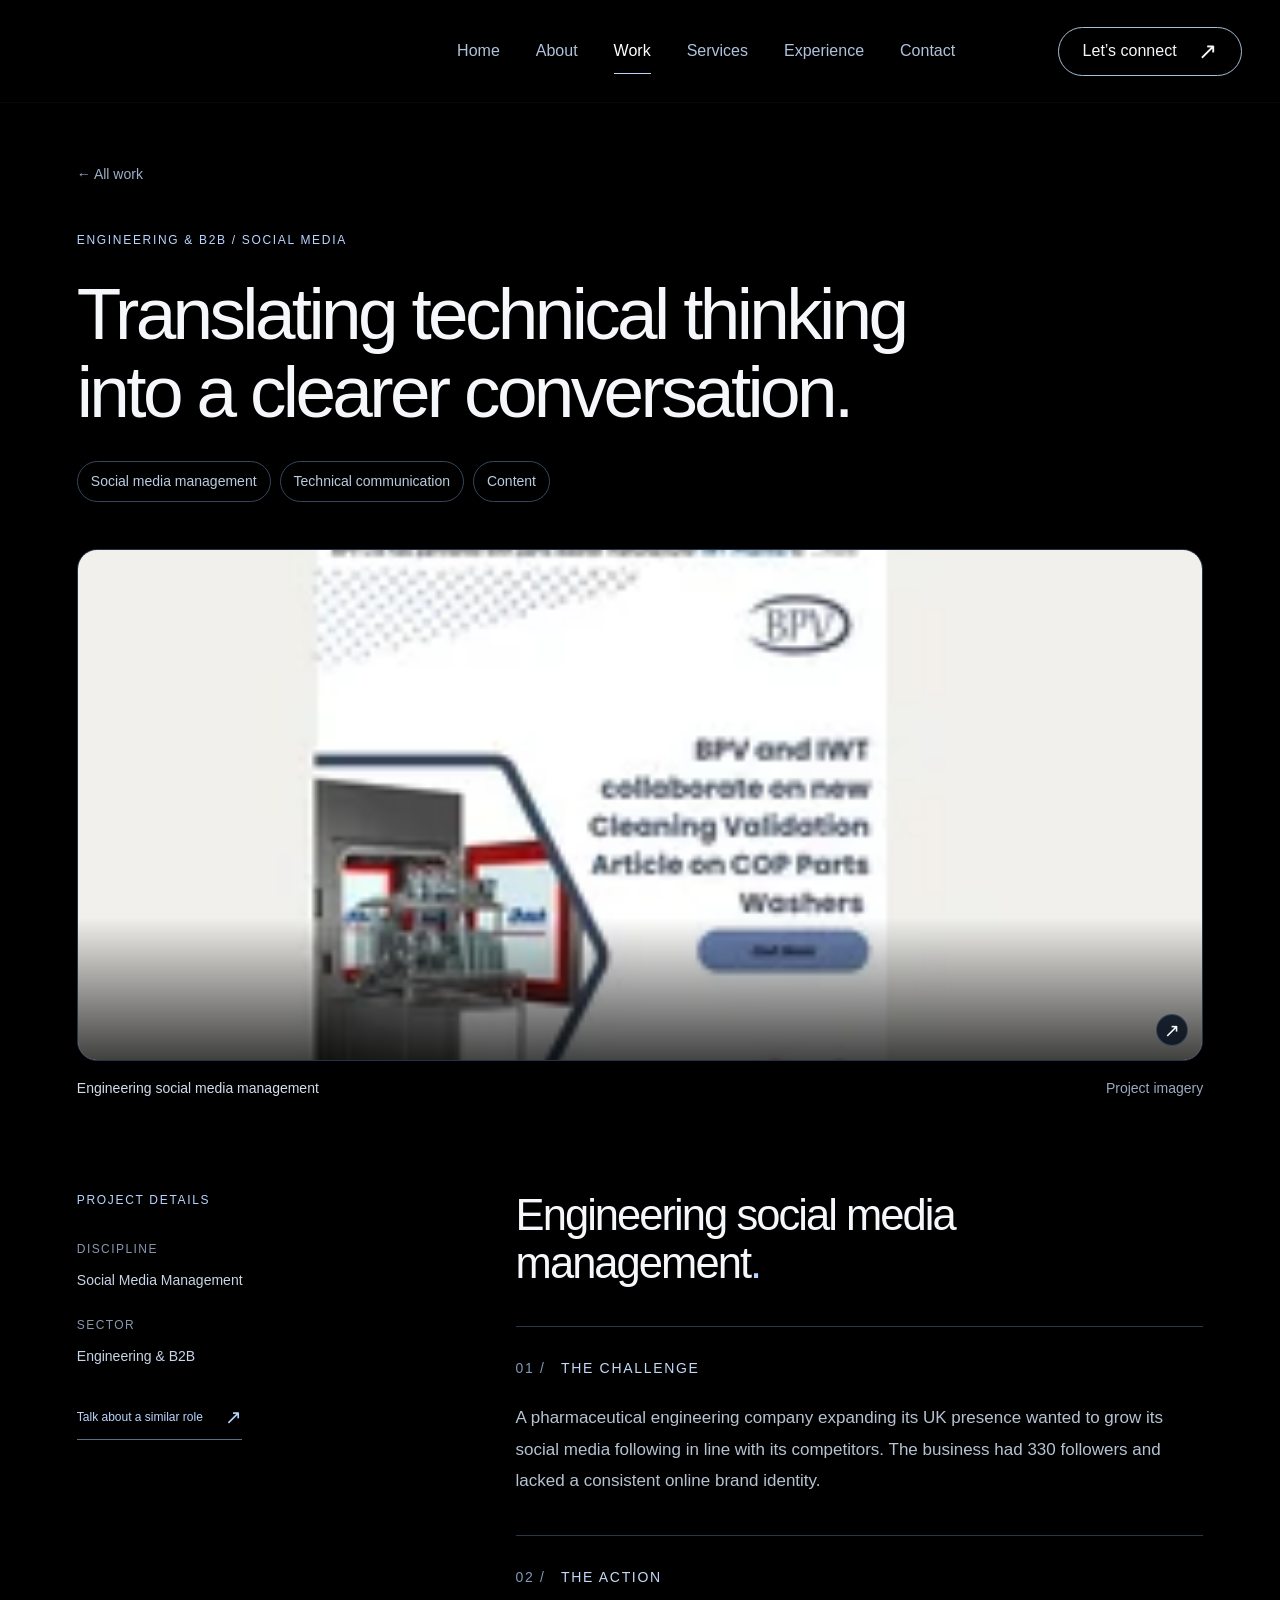
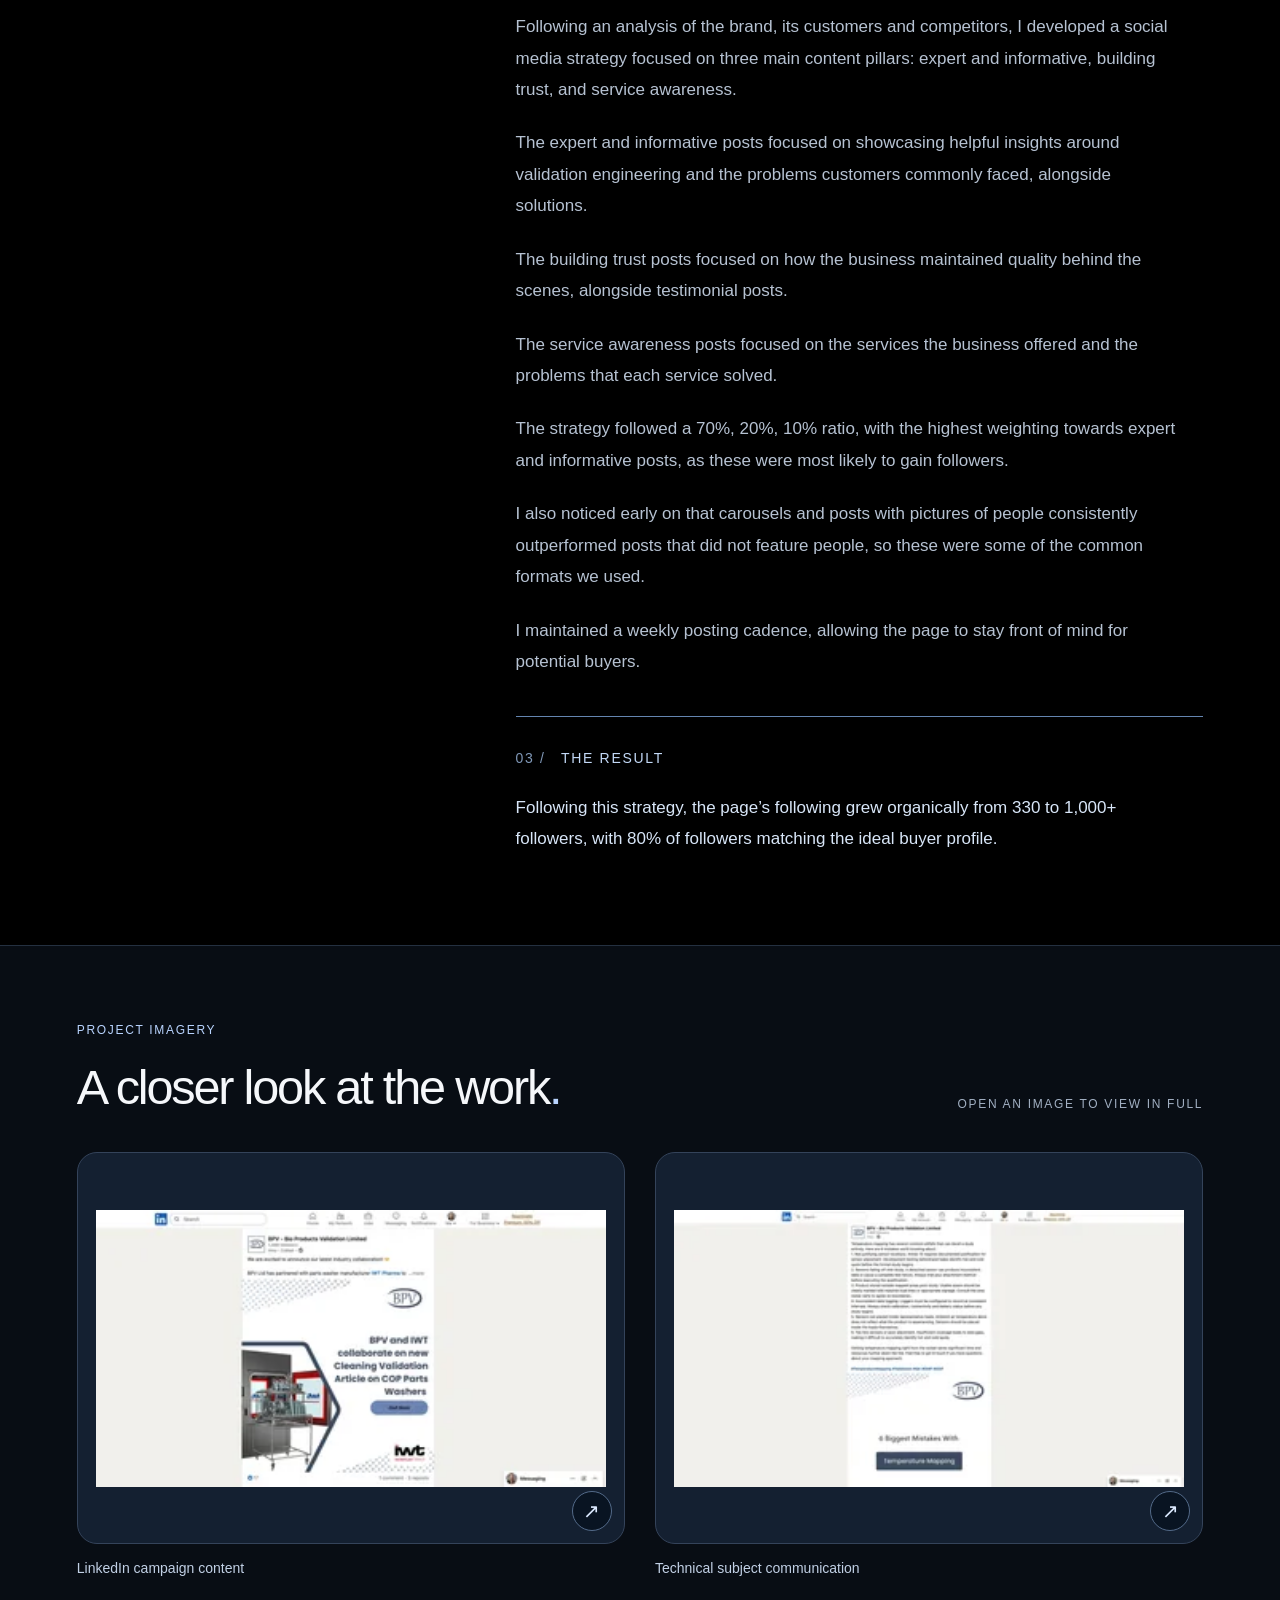
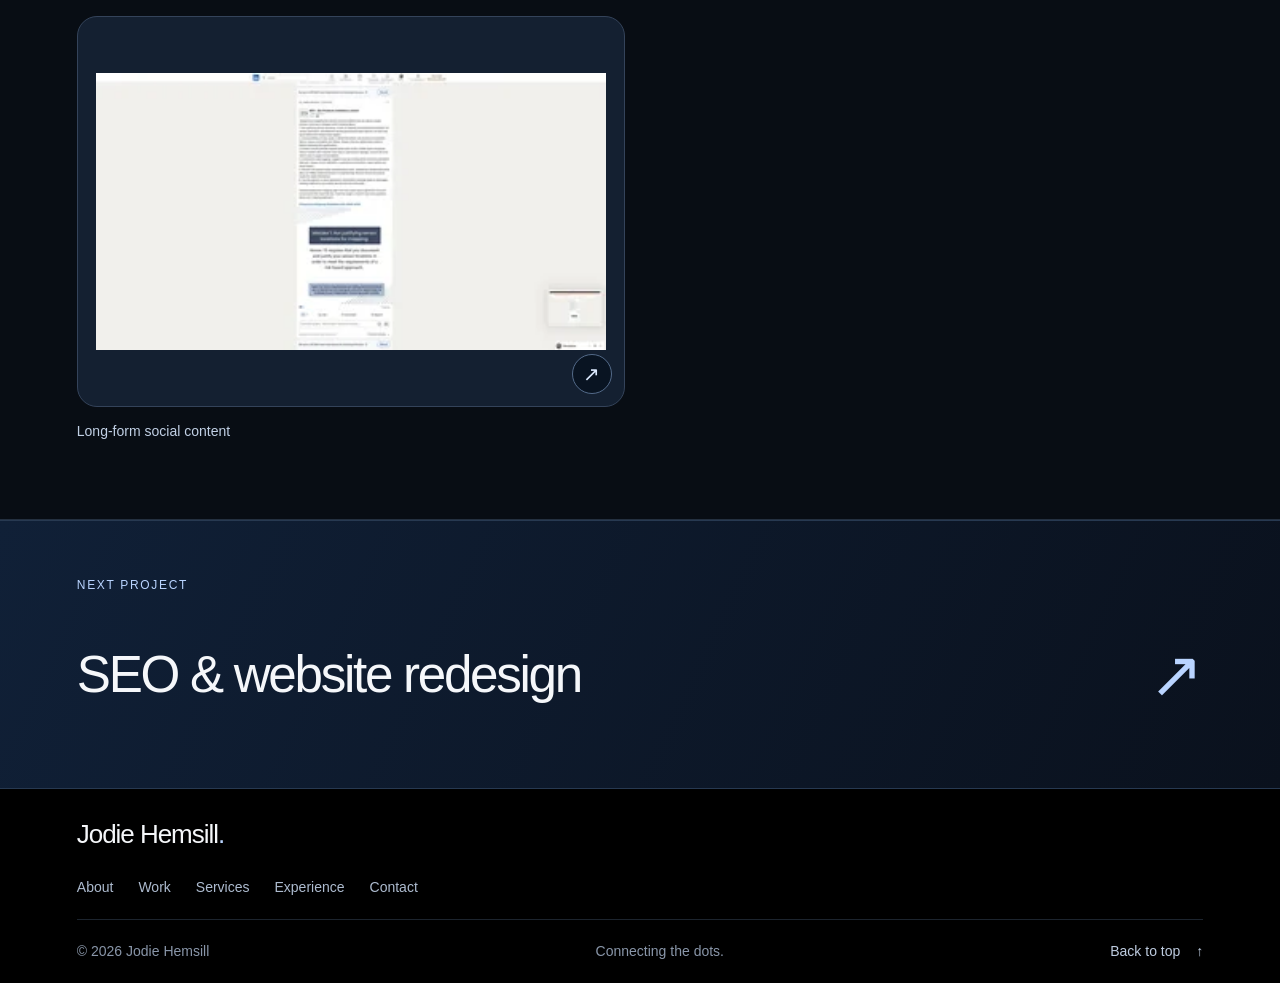
<file: work/engineering-social/index.html>
<!DOCTYPE html>
<html lang="en-GB"><head><meta charset="UTF-8"><meta name="viewport" content="width=device-width, initial-scale=1"><meta name="theme-color" content="#000000"><meta name="robots" content="noindex, nofollow"><meta name="description" content="Social media management for an engineering business, connecting technical subjects with their audience."><meta property="og:title" content="Engineering social media management — Jodie Hemsill"><meta property="og:description" content="Social media management for an engineering business, connecting technical subjects with their audience."><meta property="og:type" content="website"><title>Engineering social media management — Jodie Hemsill</title><link rel="icon" href="../../assets/favicon.svg" type="image/svg+xml"><link rel="stylesheet" href="../../assets/site.min.css?v=33c945414d"><script src="../../assets/site.min.js?v=895c8163c3" defer></script></head>
<body class="inner-page" id="top"><a class="skip-link" href="#main">Skip to content</a><header class="site-header"><div class="header-inner"><button class="menu-toggle" aria-expanded="false" aria-controls="site-nav"><span>Menu</span><span class="menu-lines" aria-hidden="true"></span></button><nav id="site-nav" aria-label="Main navigation"><a href="../../index.html" class="nav-link">Home</a><a href="../../about/index.html" class="nav-link">About</a><a href="../../work/index.html" class="nav-link is-active" aria-current="page">Work</a><a href="../../services/index.html" class="nav-link">Services</a><a href="../../experience/index.html" class="nav-link">Experience</a><a href="../../contact/index.html" class="nav-link">Contact</a></nav><a class="button button-outline header-cta" href="../../contact/index.html">Let’s connect <span aria-hidden="true">↗</span></a></div></header><main id="main"><section class="case-hero page-width"><a class="back-link" href="../index.html">← All work</a><div class="case-heading"><p class="eyebrow">Engineering &amp; B2B / Social media</p></div><h1>Translating technical thinking into a clearer conversation.</h1><div class="case-tags"><span>Social media management</span><span>Technical communication</span><span>Content</span></div></section><section class="case-showcase page-width" aria-label="Project visual"><div class="project-art project-photo" style="--image-zoom:1.35"><img alt="BPV LinkedIn campaign graphic about a cleaning validation collaboration" width="1800" height="976" loading="eager" decoding="async" fetchpriority="high" srcset="../../assets/optimized/bpv-linkedin-campaign-clean-0ec75fb3e4-320.webp 320w, ../../assets/optimized/bpv-linkedin-campaign-clean-0ec75fb3e4-480.webp 480w, ../../assets/optimized/bpv-linkedin-campaign-clean-0ec75fb3e4-640.webp 640w, ../../assets/optimized/bpv-linkedin-campaign-clean-0ec75fb3e4-800.webp 800w, ../../assets/optimized/bpv-linkedin-campaign-clean-0ec75fb3e4-1200.webp 1200w, ../../assets/optimized/bpv-linkedin-campaign-clean-0ec75fb3e4-1600.webp 1600w, ../../assets/optimized/bpv-linkedin-campaign-clean-0ec75fb3e4-1800.webp 1800w" sizes="(max-width:760px) calc(100vw - 48px), 88vw" src="../../assets/optimized/bpv-linkedin-campaign-clean-0ec75fb3e4-800.webp" style="object-position:50% 72%;object-fit:cover"><span class="photo-shade" aria-hidden="true"></span><span class="art-caption">Making the technical human</span><span class="art-arrow" aria-hidden="true">↗</span></div><div class="showcase-caption"><span>Engineering social media management</span><span>Project imagery</span></div></section><section class="case-story page-width section-space"><aside class="case-facts"><p class="eyebrow">Project details</p><dl><dt>Discipline</dt><dd>Social Media Management</dd><dt>Sector</dt><dd>Engineering &amp; B2B</dd></dl><a class="text-link" href="../../contact/index.html">Talk about a similar role <span aria-hidden="true">↗</span></a></aside><div class="case-narrative"><h2>Engineering social media management<span class="accent">.</span></h2><section class="case-chapter" aria-labelledby="challenge-title"><h3 id="challenge-title"><span>01 /</span> The challenge</h3><div class="case-prose"><p>A pharmaceutical engineering company expanding its UK presence wanted to grow its social media following in line with its competitors. The business had 330 followers and lacked a consistent online brand identity.</p></div></section><section class="case-chapter" aria-labelledby="action-title"><h3 id="action-title"><span>02 /</span> The action</h3><div class="case-prose"><p>Following an analysis of the brand, its customers and competitors, I developed a social media strategy focused on three main content pillars: expert and informative, building trust, and service awareness.</p><p>The expert and informative posts focused on showcasing helpful insights around validation engineering and the problems customers commonly faced, alongside solutions.</p><p>The building trust posts focused on how the business maintained quality behind the scenes, alongside testimonial posts.</p><p>The service awareness posts focused on the services the business offered and the problems that each service solved.</p><p>The strategy followed a 70%, 20%, 10% ratio, with the highest weighting towards expert and informative posts, as these were most likely to gain followers.</p><p>I also noticed early on that carousels and posts with pictures of people consistently outperformed posts that did not feature people, so these were some of the common formats we used.</p><p>I maintained a weekly posting cadence, allowing the page to stay front of mind for potential buyers.</p></div></section><section class="case-chapter case-result" aria-labelledby="result-title"><h3 id="result-title"><span>03 /</span> The result</h3><div class="case-prose"><p>Following this strategy, the page’s following grew organically from 330 to 1,000+ followers, with 80% of followers matching the ideal buyer profile.</p></div></section></div></section><section class="case-evidence" id="evidence"><div class="page-width"><div class="section-heading"><div><p class="eyebrow">Project imagery</p><h2>A closer look at the work<span class="accent">.</span></h2></div><span class="small-label">Open an image to view in full</span></div><div class="evidence-grid evidence-gallery"><figure class="evidence-figure"><a class="evidence-image" href="../../assets/photos/bpv-linkedin-campaign-clean.jpg" target="_blank" rel="noopener" aria-label="View LinkedIn campaign content at full size"><img alt="BPV LinkedIn post with a cleaning validation collaboration graphic" width="1800" height="976" loading="lazy" decoding="async" fetchpriority="auto" srcset="../../assets/optimized/bpv-linkedin-campaign-clean-0ec75fb3e4-320.webp 320w, ../../assets/optimized/bpv-linkedin-campaign-clean-0ec75fb3e4-480.webp 480w, ../../assets/optimized/bpv-linkedin-campaign-clean-0ec75fb3e4-640.webp 640w, ../../assets/optimized/bpv-linkedin-campaign-clean-0ec75fb3e4-800.webp 800w, ../../assets/optimized/bpv-linkedin-campaign-clean-0ec75fb3e4-1200.webp 1200w, ../../assets/optimized/bpv-linkedin-campaign-clean-0ec75fb3e4-1600.webp 1600w, ../../assets/optimized/bpv-linkedin-campaign-clean-0ec75fb3e4-1800.webp 1800w" sizes="(max-width:760px) calc(100vw - 84px), 42vw" src="../../assets/optimized/bpv-linkedin-campaign-clean-0ec75fb3e4-800.webp"><span class="image-expand" aria-hidden="true">↗</span></a><figcaption>LinkedIn campaign content</figcaption></figure><figure class="evidence-figure"><a class="evidence-image" href="../../assets/photos/bpv-linkedin-post-clean.jpg" target="_blank" rel="noopener" aria-label="View Technical subject communication at full size"><img alt="BPV LinkedIn post about temperature mapping" width="1800" height="976" loading="lazy" decoding="async" fetchpriority="auto" srcset="../../assets/optimized/bpv-linkedin-post-clean-26530c4e45-320.webp 320w, ../../assets/optimized/bpv-linkedin-post-clean-26530c4e45-480.webp 480w, ../../assets/optimized/bpv-linkedin-post-clean-26530c4e45-640.webp 640w, ../../assets/optimized/bpv-linkedin-post-clean-26530c4e45-800.webp 800w, ../../assets/optimized/bpv-linkedin-post-clean-26530c4e45-1200.webp 1200w, ../../assets/optimized/bpv-linkedin-post-clean-26530c4e45-1600.webp 1600w, ../../assets/optimized/bpv-linkedin-post-clean-26530c4e45-1800.webp 1800w" sizes="(max-width:760px) calc(100vw - 84px), 42vw" src="../../assets/optimized/bpv-linkedin-post-clean-26530c4e45-800.webp"><span class="image-expand" aria-hidden="true">↗</span></a><figcaption>Technical subject communication</figcaption></figure><figure class="evidence-figure"><a class="evidence-image" href="../../assets/photos/bpv-linkedin-post-full-2-clean.jpg" target="_blank" rel="noopener" aria-label="View Long-form social content at full size"><img alt="BPV LinkedIn post with supporting technical content" width="1800" height="976" loading="lazy" decoding="async" fetchpriority="auto" srcset="../../assets/optimized/bpv-linkedin-post-full-2-clean-de5dc76047-320.webp 320w, ../../assets/optimized/bpv-linkedin-post-full-2-clean-de5dc76047-480.webp 480w, ../../assets/optimized/bpv-linkedin-post-full-2-clean-de5dc76047-640.webp 640w, ../../assets/optimized/bpv-linkedin-post-full-2-clean-de5dc76047-800.webp 800w, ../../assets/optimized/bpv-linkedin-post-full-2-clean-de5dc76047-1200.webp 1200w, ../../assets/optimized/bpv-linkedin-post-full-2-clean-de5dc76047-1600.webp 1600w, ../../assets/optimized/bpv-linkedin-post-full-2-clean-de5dc76047-1800.webp 1800w" sizes="(max-width:760px) calc(100vw - 84px), 42vw" src="../../assets/optimized/bpv-linkedin-post-full-2-clean-de5dc76047-800.webp"><span class="image-expand" aria-hidden="true">↗</span></a><figcaption>Long-form social content</figcaption></figure></div></div></section><section class="next-project"><a class="page-width" href="../seo-website/index.html"><span class="eyebrow">Next project</span><div><h2>SEO &amp; website redesign</h2><span class="next-arrow" aria-hidden="true">↗</span></div></a></section></main><footer class="site-footer page-width"><div class="footer-top"><a href="../../index.html" class="footer-name">Jodie Hemsill<span class="accent">.</span></a></div><div class="footer-links"><a href="../../about/index.html">About</a><a href="../../work/index.html">Work</a><a href="../../services/index.html">Services</a><a href="../../experience/index.html">Experience</a><a href="../../contact/index.html">Contact</a></div><div class="footer-bottom"><span>© 2026 Jodie Hemsill</span><span>Connecting the dots.</span><a href="#top">Back to top <span aria-hidden="true">↑</span></a></div></footer></body></html>
</file>
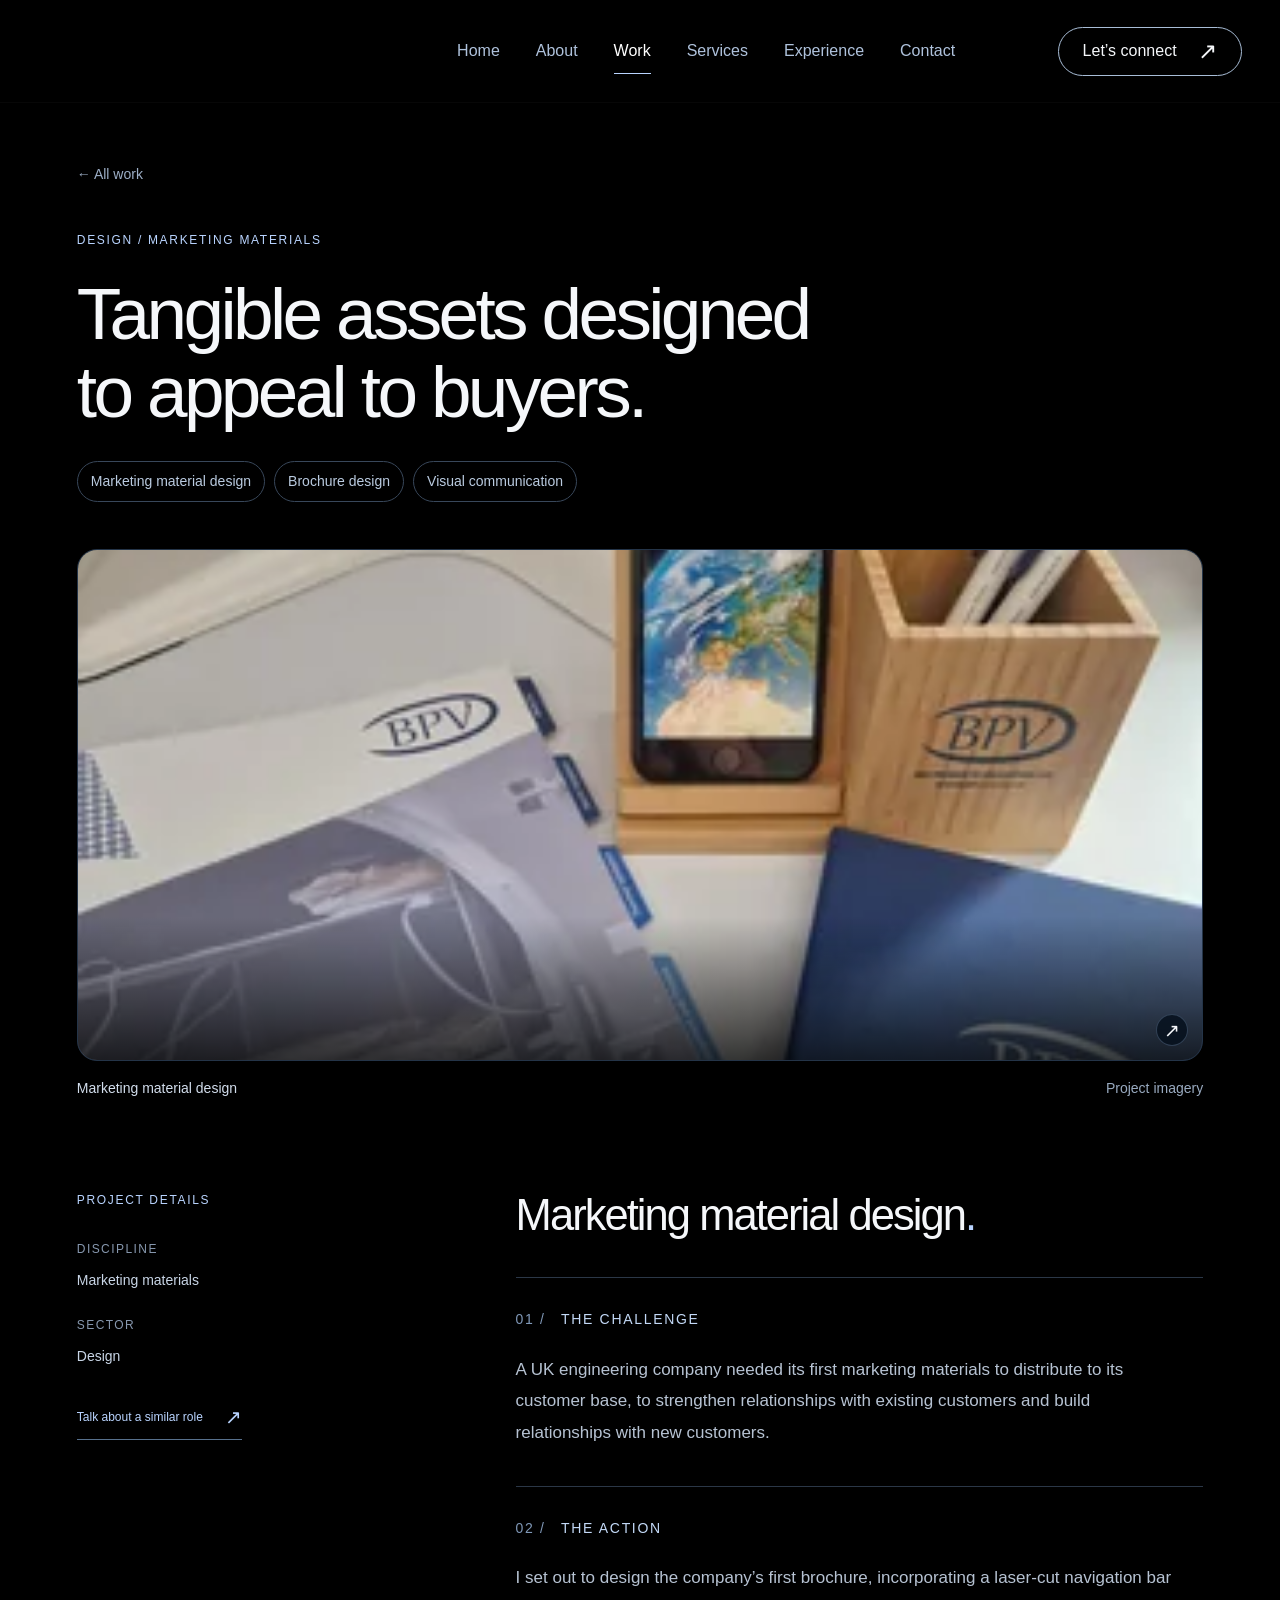
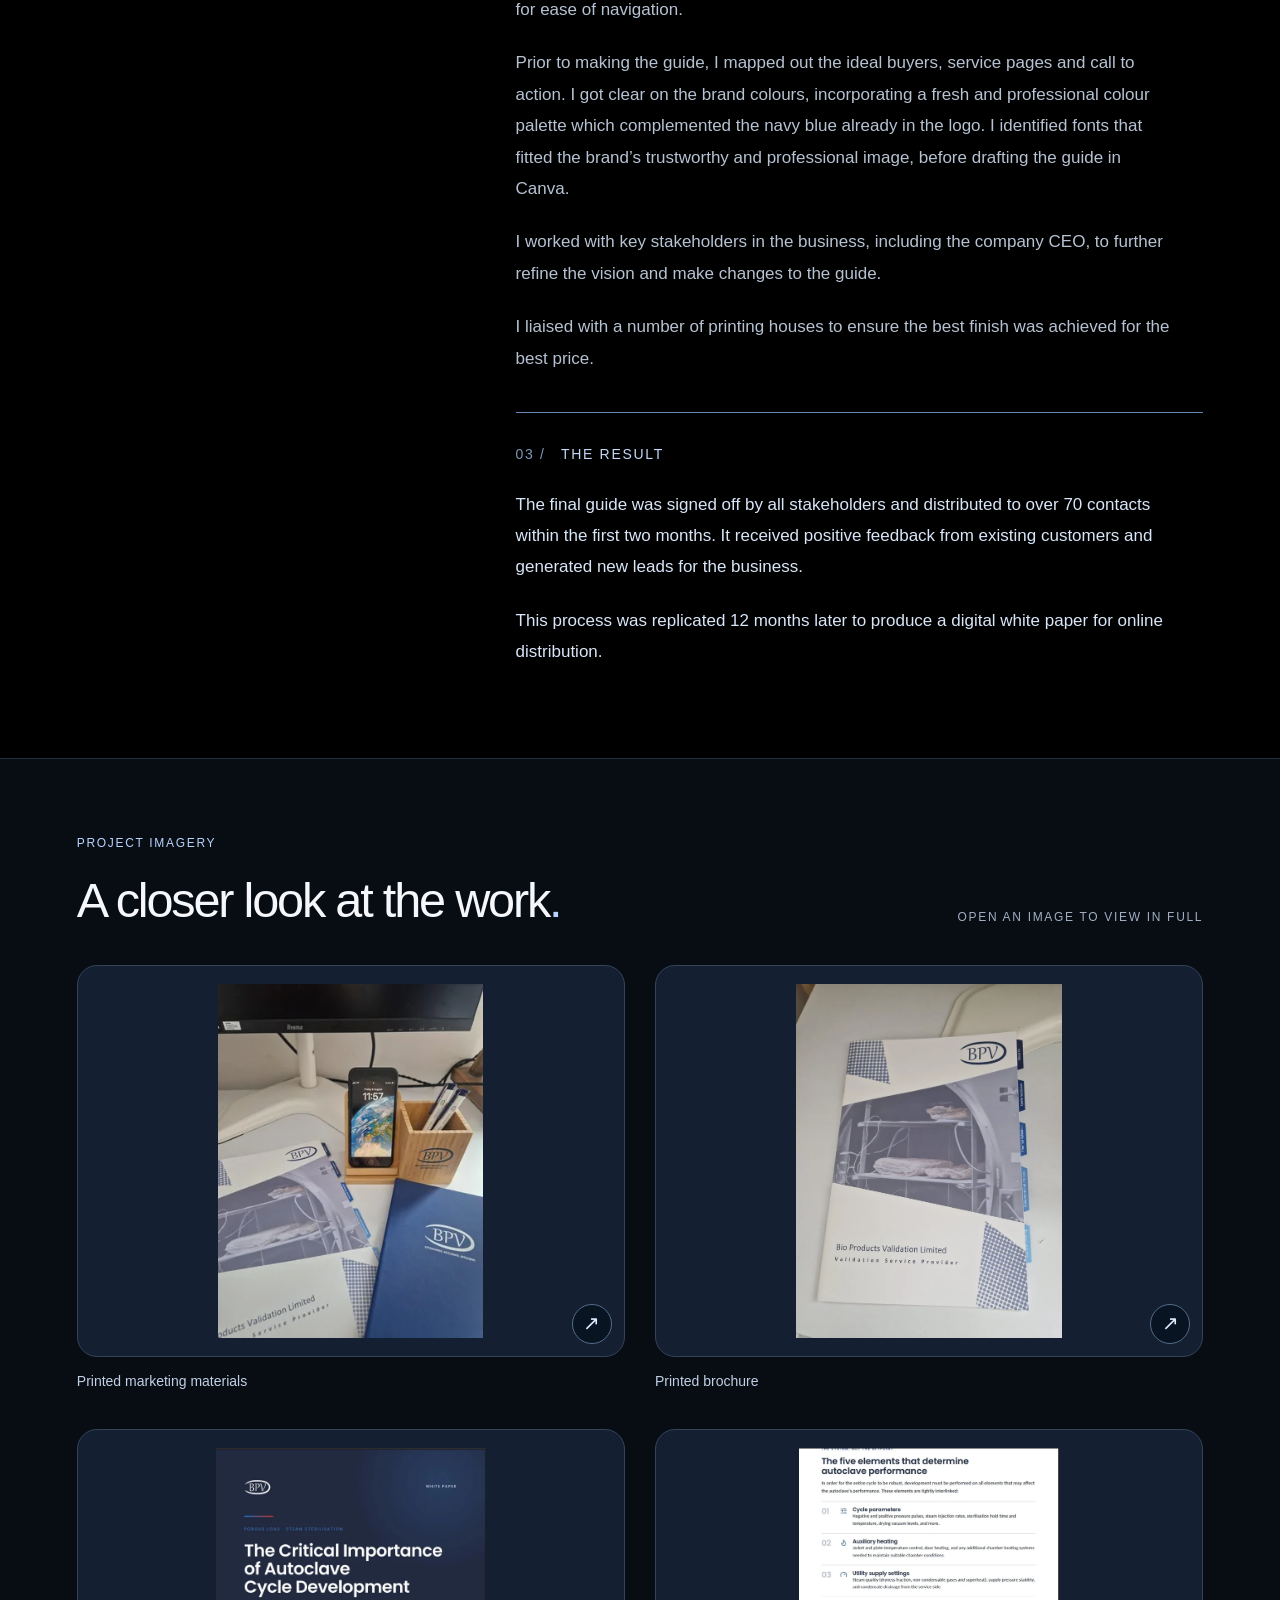
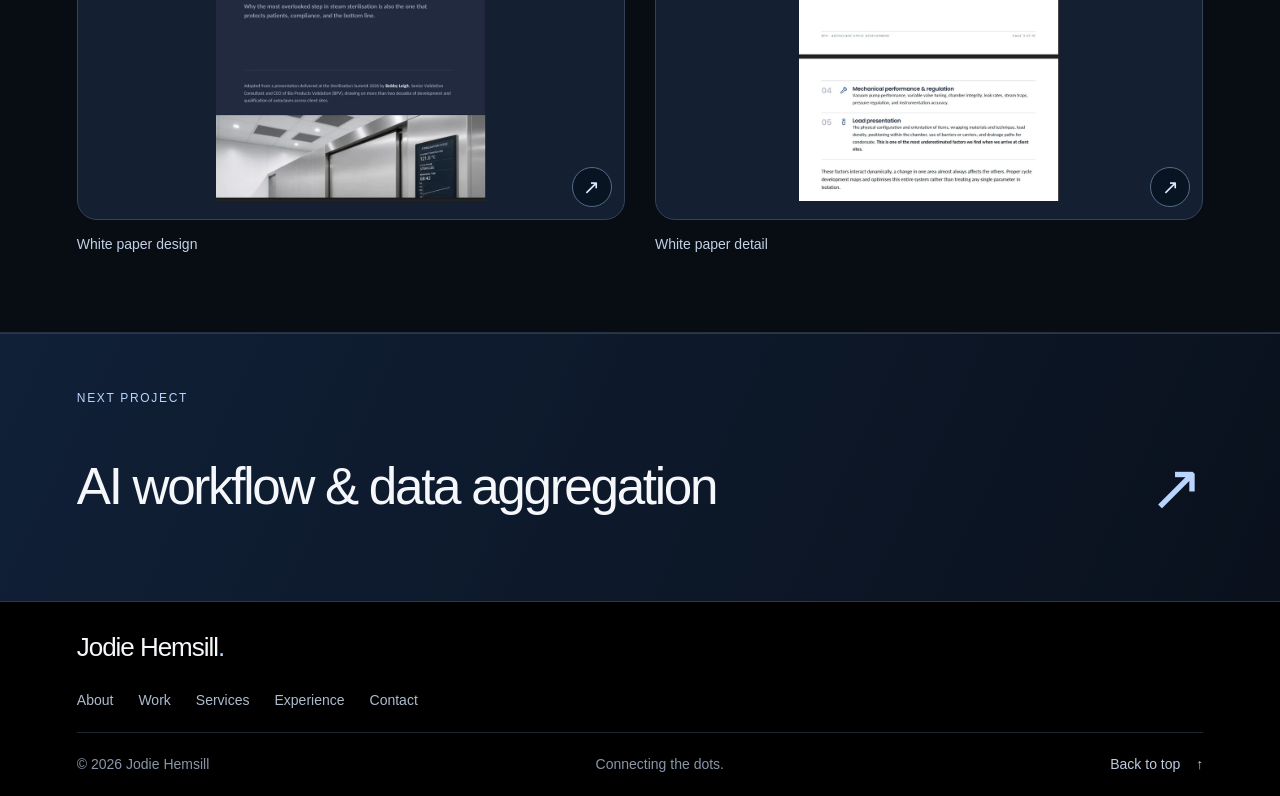
<file: work/marketing-materials/index.html>
<!DOCTYPE html>
<html lang="en-GB"><head><meta charset="UTF-8"><meta name="viewport" content="width=device-width, initial-scale=1"><meta name="theme-color" content="#000000"><meta name="robots" content="noindex, nofollow"><meta name="description" content="Marketing materials that bring information, visual identity and communication together."><meta property="og:title" content="Marketing material design — Jodie Hemsill"><meta property="og:description" content="Marketing materials that bring information, visual identity and communication together."><meta property="og:type" content="website"><title>Marketing material design — Jodie Hemsill</title><link rel="icon" href="../../assets/favicon.svg" type="image/svg+xml"><link rel="stylesheet" href="../../assets/site.min.css?v=33c945414d"><script src="../../assets/site.min.js?v=895c8163c3" defer></script></head>
<body class="inner-page" id="top"><a class="skip-link" href="#main">Skip to content</a><header class="site-header"><div class="header-inner"><button class="menu-toggle" aria-expanded="false" aria-controls="site-nav"><span>Menu</span><span class="menu-lines" aria-hidden="true"></span></button><nav id="site-nav" aria-label="Main navigation"><a href="../../index.html" class="nav-link">Home</a><a href="../../about/index.html" class="nav-link">About</a><a href="../../work/index.html" class="nav-link is-active" aria-current="page">Work</a><a href="../../services/index.html" class="nav-link">Services</a><a href="../../experience/index.html" class="nav-link">Experience</a><a href="../../contact/index.html" class="nav-link">Contact</a></nav><a class="button button-outline header-cta" href="../../contact/index.html">Let’s connect <span aria-hidden="true">↗</span></a></div></header><main id="main"><section class="case-hero page-width"><a class="back-link" href="../index.html">← All work</a><div class="case-heading"><p class="eyebrow">Design / Marketing materials</p></div><h1>Tangible assets designed to appeal to buyers.</h1><div class="case-tags"><span>Marketing material design</span><span>Brochure design</span><span>Visual communication</span></div></section><section class="case-showcase page-width" aria-label="Project visual"><div class="project-art project-photo" style="--image-zoom:1.0"><img alt="Printed BPV brochures and marketing materials" width="1350" height="1800" loading="eager" decoding="async" fetchpriority="high" srcset="../../assets/optimized/bpv-marketing-materials-f3d4f276be-320.webp 320w, ../../assets/optimized/bpv-marketing-materials-f3d4f276be-480.webp 480w, ../../assets/optimized/bpv-marketing-materials-f3d4f276be-640.webp 640w, ../../assets/optimized/bpv-marketing-materials-f3d4f276be-800.webp 800w, ../../assets/optimized/bpv-marketing-materials-f3d4f276be-1200.webp 1200w, ../../assets/optimized/bpv-marketing-materials-f3d4f276be-1350.webp 1350w" sizes="(max-width:760px) calc(100vw - 48px), 88vw" src="../../assets/optimized/bpv-marketing-materials-f3d4f276be-800.webp" style="object-position:50% 55%;object-fit:cover"><span class="photo-shade" aria-hidden="true"></span><span class="art-caption">From concept to communication</span><span class="art-arrow" aria-hidden="true">↗</span></div><div class="showcase-caption"><span>Marketing material design</span><span>Project imagery</span></div></section><section class="case-story page-width section-space"><aside class="case-facts"><p class="eyebrow">Project details</p><dl><dt>Discipline</dt><dd>Marketing materials</dd><dt>Sector</dt><dd>Design</dd></dl><a class="text-link" href="../../contact/index.html">Talk about a similar role <span aria-hidden="true">↗</span></a></aside><div class="case-narrative"><h2>Marketing material design<span class="accent">.</span></h2><section class="case-chapter" aria-labelledby="challenge-title"><h3 id="challenge-title"><span>01 /</span> The challenge</h3><div class="case-prose"><p>A UK engineering company needed its first marketing materials to distribute to its customer base, to strengthen relationships with existing customers and build relationships with new customers.</p></div></section><section class="case-chapter" aria-labelledby="action-title"><h3 id="action-title"><span>02 /</span> The action</h3><div class="case-prose"><p>I set out to design the company’s first brochure, incorporating a laser-cut navigation bar for ease of navigation.</p><p>Prior to making the guide, I mapped out the ideal buyers, service pages and call to action. I got clear on the brand colours, incorporating a fresh and professional colour palette which complemented the navy blue already in the logo. I identified fonts that fitted the brand’s trustworthy and professional image, before drafting the guide in Canva.</p><p>I worked with key stakeholders in the business, including the company CEO, to further refine the vision and make changes to the guide.</p><p>I liaised with a number of printing houses to ensure the best finish was achieved for the best price.</p></div></section><section class="case-chapter case-result" aria-labelledby="result-title"><h3 id="result-title"><span>03 /</span> The result</h3><div class="case-prose"><p>The final guide was signed off by all stakeholders and distributed to over 70 contacts within the first two months. It received positive feedback from existing customers and generated new leads for the business.</p><p>This process was replicated 12 months later to produce a digital white paper for online distribution.</p></div></section></div></section><section class="case-evidence" id="evidence"><div class="page-width"><div class="section-heading"><div><p class="eyebrow">Project imagery</p><h2>A closer look at the work<span class="accent">.</span></h2></div><span class="small-label">Open an image to view in full</span></div><div class="evidence-grid evidence-gallery"><figure class="evidence-figure"><a class="evidence-image" href="../../assets/photos/bpv-marketing-materials.jpg" target="_blank" rel="noopener" aria-label="View Printed marketing materials at full size"><img alt="BPV brochures and printed marketing materials" width="1350" height="1800" loading="lazy" decoding="async" fetchpriority="auto" srcset="../../assets/optimized/bpv-marketing-materials-f3d4f276be-320.webp 320w, ../../assets/optimized/bpv-marketing-materials-f3d4f276be-480.webp 480w, ../../assets/optimized/bpv-marketing-materials-f3d4f276be-640.webp 640w, ../../assets/optimized/bpv-marketing-materials-f3d4f276be-800.webp 800w, ../../assets/optimized/bpv-marketing-materials-f3d4f276be-1200.webp 1200w, ../../assets/optimized/bpv-marketing-materials-f3d4f276be-1350.webp 1350w" sizes="(max-width:760px) calc(100vw - 84px), 42vw" src="../../assets/optimized/bpv-marketing-materials-f3d4f276be-800.webp"><span class="image-expand" aria-hidden="true">↗</span></a><figcaption>Printed marketing materials</figcaption></figure><figure class="evidence-figure"><a class="evidence-image" href="../../assets/photos/bpv-printed-brochure.jpg" target="_blank" rel="noopener" aria-label="View Printed brochure at full size"><img alt="BPV Bio Products Validation brochure" width="1350" height="1800" loading="lazy" decoding="async" fetchpriority="auto" srcset="../../assets/optimized/bpv-printed-brochure-c03bbcee6d-320.webp 320w, ../../assets/optimized/bpv-printed-brochure-c03bbcee6d-480.webp 480w, ../../assets/optimized/bpv-printed-brochure-c03bbcee6d-640.webp 640w, ../../assets/optimized/bpv-printed-brochure-c03bbcee6d-800.webp 800w, ../../assets/optimized/bpv-printed-brochure-c03bbcee6d-1200.webp 1200w, ../../assets/optimized/bpv-printed-brochure-c03bbcee6d-1350.webp 1350w" sizes="(max-width:760px) calc(100vw - 84px), 42vw" src="../../assets/optimized/bpv-printed-brochure-c03bbcee6d-800.webp"><span class="image-expand" aria-hidden="true">↗</span></a><figcaption>Printed brochure</figcaption></figure><figure class="evidence-figure"><a class="evidence-image" href="../../assets/photos/bpv-whitepaper-clean.jpg" target="_blank" rel="noopener" aria-label="View White paper design at full size"><img alt="Cover of the BPV autoclave cycle development white paper" width="1090" height="1428" loading="lazy" decoding="async" fetchpriority="auto" srcset="../../assets/optimized/bpv-whitepaper-clean-8b0f9bf1a4-320.webp 320w, ../../assets/optimized/bpv-whitepaper-clean-8b0f9bf1a4-480.webp 480w, ../../assets/optimized/bpv-whitepaper-clean-8b0f9bf1a4-640.webp 640w, ../../assets/optimized/bpv-whitepaper-clean-8b0f9bf1a4-800.webp 800w, ../../assets/optimized/bpv-whitepaper-clean-8b0f9bf1a4-1090.webp 1090w" sizes="(max-width:760px) calc(100vw - 84px), 42vw" src="../../assets/optimized/bpv-whitepaper-clean-8b0f9bf1a4-800.webp"><span class="image-expand" aria-hidden="true">↗</span></a><figcaption>White paper design</figcaption></figure><figure class="evidence-figure"><a class="evidence-image" href="../../assets/photos/bpv-whitepaper-detail-clean.jpg" target="_blank" rel="noopener" aria-label="View White paper detail at full size"><img alt="Technical content and layout inside the BPV white paper" width="1090" height="1484" loading="lazy" decoding="async" fetchpriority="auto" srcset="../../assets/optimized/bpv-whitepaper-detail-clean-8ebce80d8c-320.webp 320w, ../../assets/optimized/bpv-whitepaper-detail-clean-8ebce80d8c-480.webp 480w, ../../assets/optimized/bpv-whitepaper-detail-clean-8ebce80d8c-640.webp 640w, ../../assets/optimized/bpv-whitepaper-detail-clean-8ebce80d8c-800.webp 800w, ../../assets/optimized/bpv-whitepaper-detail-clean-8ebce80d8c-1090.webp 1090w" sizes="(max-width:760px) calc(100vw - 84px), 42vw" src="../../assets/optimized/bpv-whitepaper-detail-clean-8ebce80d8c-800.webp"><span class="image-expand" aria-hidden="true">↗</span></a><figcaption>White paper detail</figcaption></figure></div></div></section><section class="next-project"><a class="page-width" href="../ai-workflow/index.html"><span class="eyebrow">Next project</span><div><h2>AI workflow &amp; data aggregation</h2><span class="next-arrow" aria-hidden="true">↗</span></div></a></section></main><footer class="site-footer page-width"><div class="footer-top"><a href="../../index.html" class="footer-name">Jodie Hemsill<span class="accent">.</span></a></div><div class="footer-links"><a href="../../about/index.html">About</a><a href="../../work/index.html">Work</a><a href="../../services/index.html">Services</a><a href="../../experience/index.html">Experience</a><a href="../../contact/index.html">Contact</a></div><div class="footer-bottom"><span>© 2026 Jodie Hemsill</span><span>Connecting the dots.</span><a href="#top">Back to top <span aria-hidden="true">↑</span></a></div></footer></body></html>
</file>
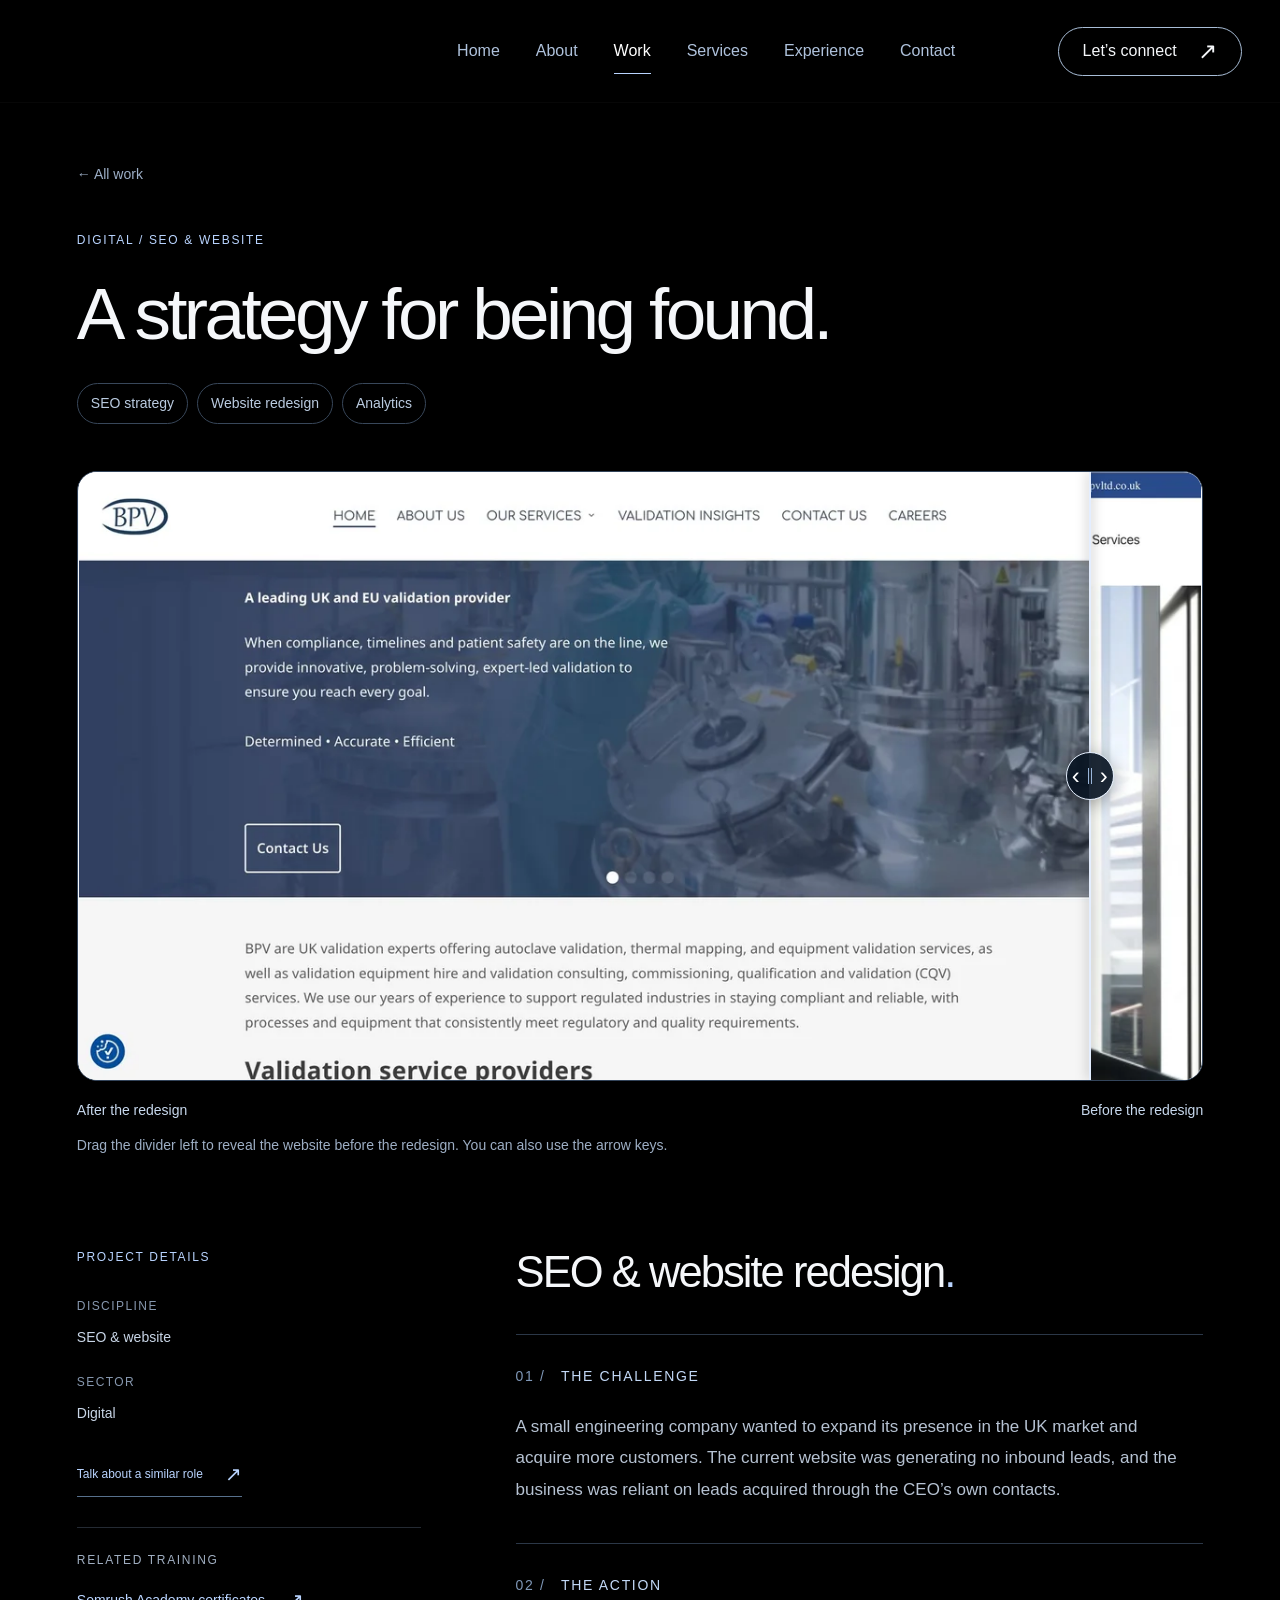
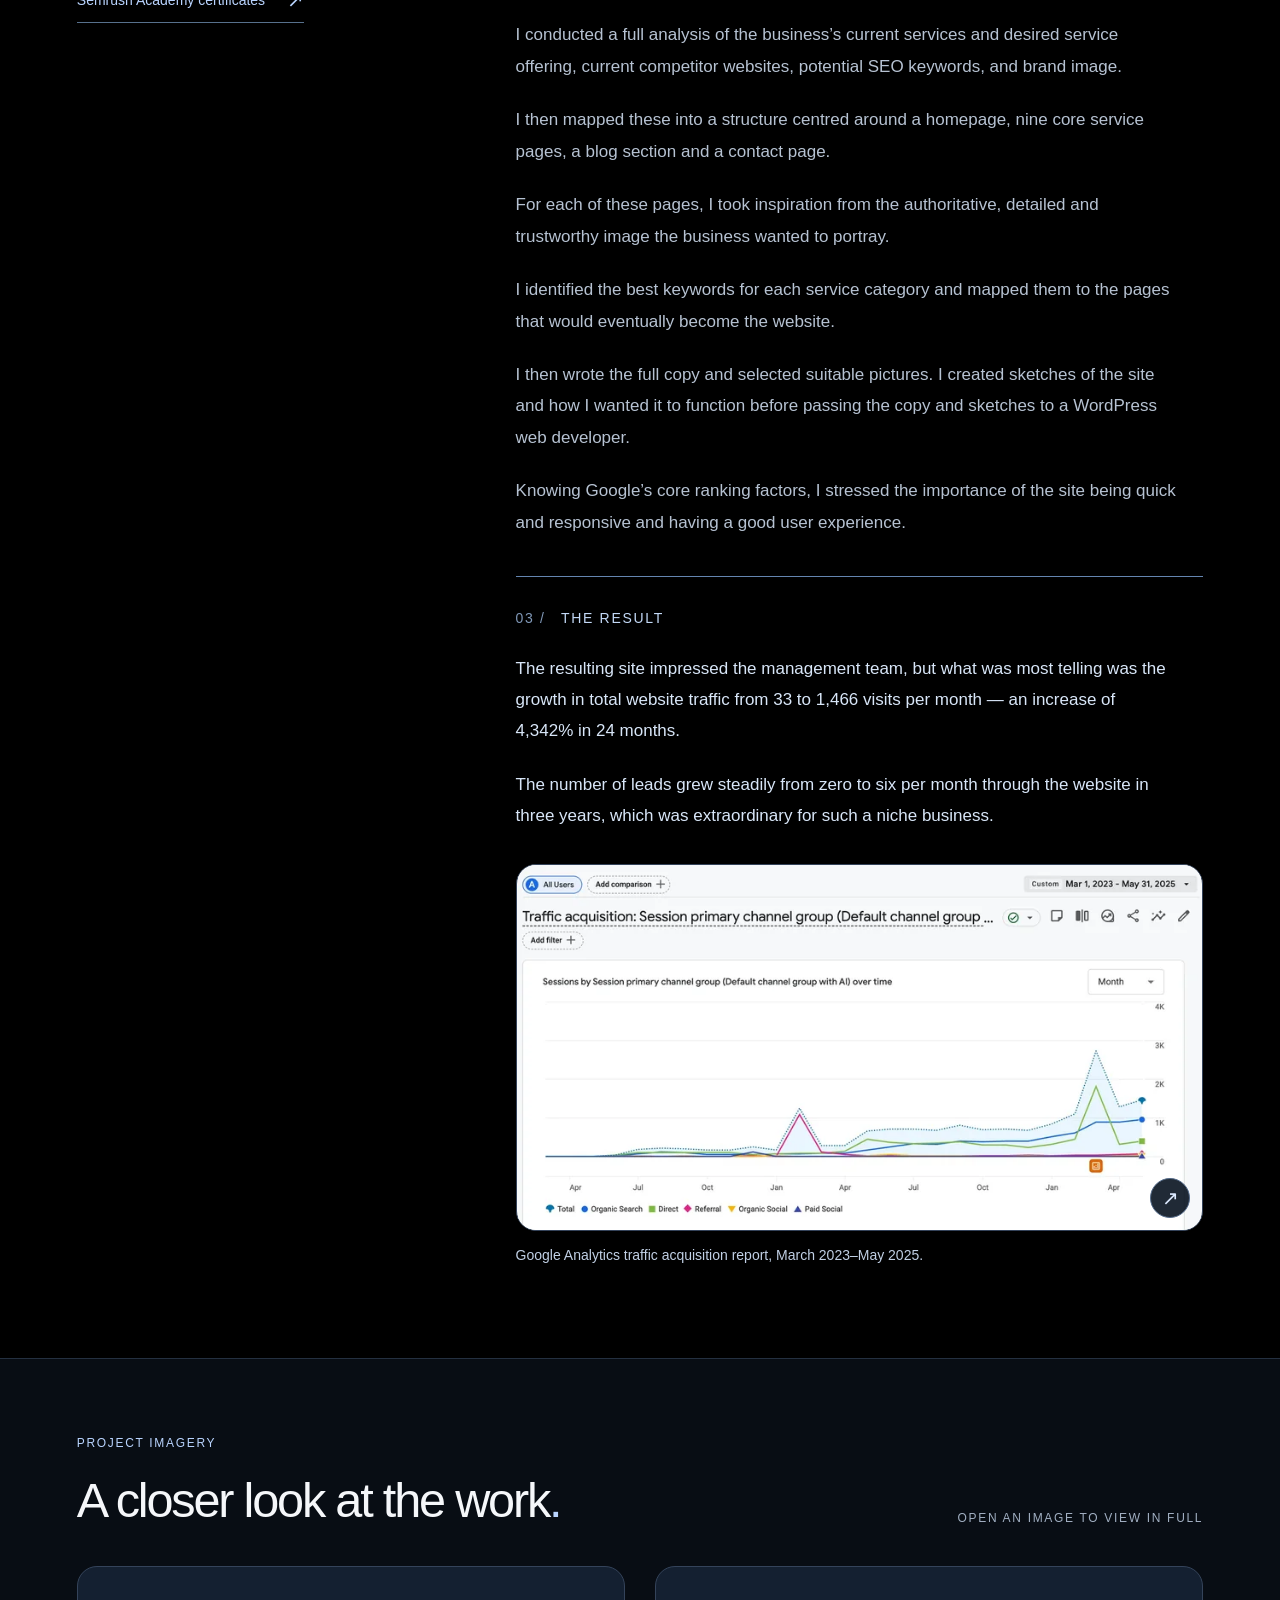
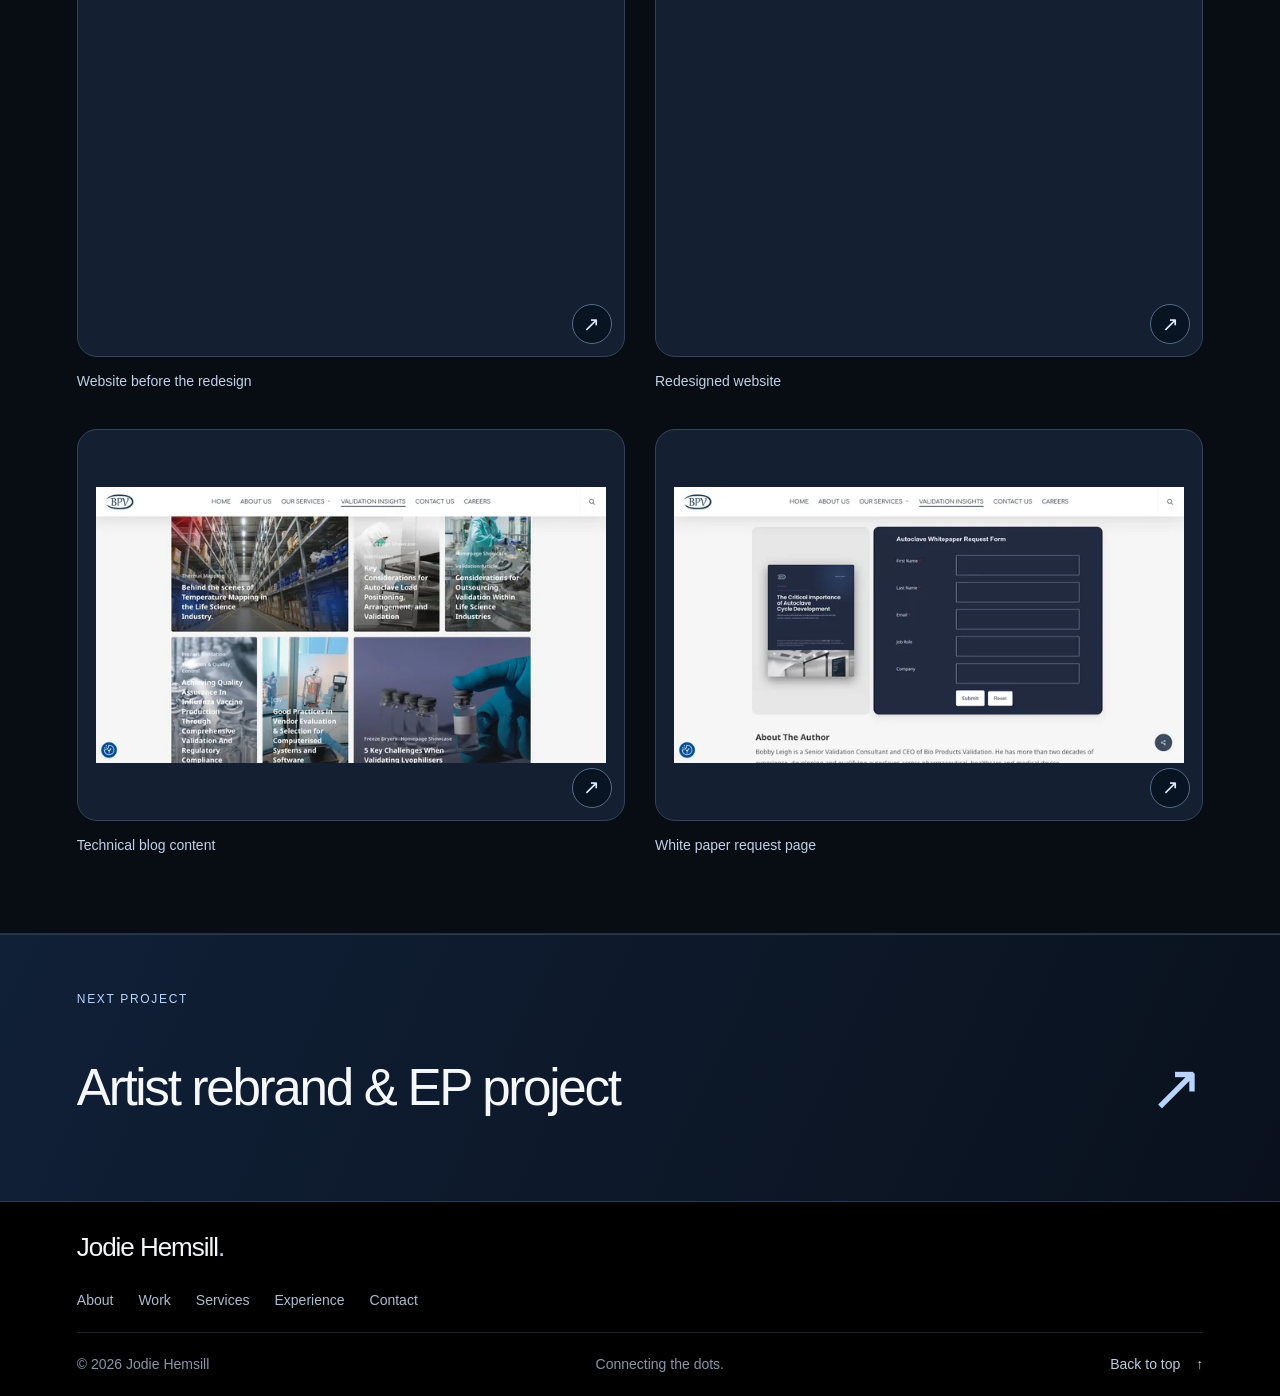
<file: work/seo-website/index.html>
<!DOCTYPE html>
<html lang="en-GB"><head><meta charset="UTF-8"><meta name="viewport" content="width=device-width, initial-scale=1"><meta name="theme-color" content="#000000"><meta name="robots" content="noindex, nofollow"><meta name="description" content="SEO strategy and website redesign, bringing analytical thinking and the online experience together."><meta property="og:title" content="SEO &amp; website redesign — Jodie Hemsill"><meta property="og:description" content="SEO strategy and website redesign, bringing analytical thinking and the online experience together."><meta property="og:type" content="website"><title>SEO &amp; website redesign — Jodie Hemsill</title><link rel="icon" href="../../assets/favicon.svg" type="image/svg+xml"><link rel="stylesheet" href="../../assets/site.min.css?v=33c945414d"><script src="../../assets/site.min.js?v=895c8163c3" defer></script></head>
<body class="inner-page" id="top"><a class="skip-link" href="#main">Skip to content</a><header class="site-header"><div class="header-inner"><button class="menu-toggle" aria-expanded="false" aria-controls="site-nav"><span>Menu</span><span class="menu-lines" aria-hidden="true"></span></button><nav id="site-nav" aria-label="Main navigation"><a href="../../index.html" class="nav-link">Home</a><a href="../../about/index.html" class="nav-link">About</a><a href="../../work/index.html" class="nav-link is-active" aria-current="page">Work</a><a href="../../services/index.html" class="nav-link">Services</a><a href="../../experience/index.html" class="nav-link">Experience</a><a href="../../contact/index.html" class="nav-link">Contact</a></nav><a class="button button-outline header-cta" href="../../contact/index.html">Let’s connect <span aria-hidden="true">↗</span></a></div></header><main id="main"><section class="case-hero page-width"><a class="back-link" href="../index.html">← All work</a><div class="case-heading"><p class="eyebrow">Digital / SEO &amp; website</p></div><h1>A strategy for being found.</h1><div class="case-tags"><span>SEO strategy</span><span>Website redesign</span><span>Analytics</span></div></section><section class="case-showcase page-width" aria-label="Project visual"><figure class="website-comparison"><div class="comparison-frame" style="--comparison-position:90%"><img alt="BPV website after the redesign" width="1800" height="976" loading="eager" decoding="async" fetchpriority="high" srcset="../../assets/optimized/bpv-website-clean-8d0b58d469-320.webp 320w, ../../assets/optimized/bpv-website-clean-8d0b58d469-480.webp 480w, ../../assets/optimized/bpv-website-clean-8d0b58d469-640.webp 640w, ../../assets/optimized/bpv-website-clean-8d0b58d469-800.webp 800w, ../../assets/optimized/bpv-website-clean-8d0b58d469-1200.webp 1200w, ../../assets/optimized/bpv-website-clean-8d0b58d469-1600.webp 1600w, ../../assets/optimized/bpv-website-clean-8d0b58d469-1800.webp 1800w" sizes="(max-width:760px) calc(100vw - 48px), 88vw" src="../../assets/optimized/bpv-website-clean-8d0b58d469-800.webp" class="comparison-after"><img alt="BPV website before the redesign" width="1800" height="976" loading="eager" decoding="async" fetchpriority="auto" srcset="../../assets/optimized/bpv-website-before-clean-e325929bd9-320.webp 320w, ../../assets/optimized/bpv-website-before-clean-e325929bd9-480.webp 480w, ../../assets/optimized/bpv-website-before-clean-e325929bd9-640.webp 640w, ../../assets/optimized/bpv-website-before-clean-e325929bd9-800.webp 800w, ../../assets/optimized/bpv-website-before-clean-e325929bd9-1200.webp 1200w, ../../assets/optimized/bpv-website-before-clean-e325929bd9-1600.webp 1600w, ../../assets/optimized/bpv-website-before-clean-e325929bd9-1800.webp 1800w" sizes="(max-width:760px) calc(100vw - 48px), 88vw" src="../../assets/optimized/bpv-website-before-clean-e325929bd9-800.webp" class="comparison-before"><span class="comparison-divider" aria-hidden="true"><span>‹<span class="comparison-grip"></span>›</span></span><input class="comparison-range" type="range" min="0" max="100" value="90" step="1" aria-label="Website comparison: amount of redesigned website visible" aria-describedby="comparison-help" aria-valuetext="90% after the redesign, 10% before the redesign"></div><figcaption class="comparison-labels"><span>After the redesign</span><span>Before the redesign</span></figcaption><p class="comparison-help" id="comparison-help">Drag the divider left to reveal the website before the redesign. You can also use the arrow keys.</p></figure></section><section class="case-story page-width section-space"><aside class="case-facts"><p class="eyebrow">Project details</p><dl><dt>Discipline</dt><dd>SEO &amp; website</dd><dt>Sector</dt><dd>Digital</dd></dl><a class="text-link" href="../../contact/index.html">Talk about a similar role <span aria-hidden="true">↗</span></a><div class="case-qualification"><p class="small-label">Related training</p><a class="text-link" href="../../experience/index.html#certifications">Semrush Academy certificates <span aria-hidden="true">↗</span></a></div></aside><div class="case-narrative"><h2>SEO &amp; website redesign<span class="accent">.</span></h2><section class="case-chapter" aria-labelledby="challenge-title"><h3 id="challenge-title"><span>01 /</span> The challenge</h3><div class="case-prose"><p>A small engineering company wanted to expand its presence in the UK market and acquire more customers. The current website was generating no inbound leads, and the business was reliant on leads acquired through the CEO’s own contacts.</p></div></section><section class="case-chapter" aria-labelledby="action-title"><h3 id="action-title"><span>02 /</span> The action</h3><div class="case-prose"><p>I conducted a full analysis of the business’s current services and desired service offering, current competitor websites, potential SEO keywords, and brand image.</p><p>I then mapped these into a structure centred around a homepage, nine core service pages, a blog section and a contact page.</p><p>For each of these pages, I took inspiration from the authoritative, detailed and trustworthy image the business wanted to portray.</p><p>I identified the best keywords for each service category and mapped them to the pages that would eventually become the website.</p><p>I then wrote the full copy and selected suitable pictures. I created sketches of the site and how I wanted it to function before passing the copy and sketches to a WordPress web developer.</p><p>Knowing Google’s core ranking factors, I stressed the importance of the site being quick and responsive and having a good user experience.</p></div></section><section class="case-chapter case-result" aria-labelledby="result-title"><h3 id="result-title"><span>03 /</span> The result</h3><div class="case-prose"><p>The resulting site impressed the management team, but what was most telling was the growth in total website traffic from 33 to 1,466 visits per month — an increase of 4,342% in 24 months.</p><p>The number of leads grew steadily from zero to six per month through the website in three years, which was extraordinary for such a niche business.</p></div><figure class="evidence-figure result-evidence"><a class="evidence-image" href="../../assets/photos/bpv-google-analytics-growth-clean.jpg" target="_blank" rel="noopener" aria-label="View the Google Analytics traffic acquisition report at full size"><img alt="Google Analytics monthly sessions chart showing total traffic and a breakdown by channel, including organic search, from March 2023 to May 2025" width="1800" height="963" loading="lazy" decoding="async" fetchpriority="auto" srcset="../../assets/optimized/bpv-google-analytics-growth-clean-2317388835-320.webp 320w, ../../assets/optimized/bpv-google-analytics-growth-clean-2317388835-480.webp 480w, ../../assets/optimized/bpv-google-analytics-growth-clean-2317388835-640.webp 640w, ../../assets/optimized/bpv-google-analytics-growth-clean-2317388835-800.webp 800w, ../../assets/optimized/bpv-google-analytics-growth-clean-2317388835-1200.webp 1200w, ../../assets/optimized/bpv-google-analytics-growth-clean-2317388835-1600.webp 1600w, ../../assets/optimized/bpv-google-analytics-growth-clean-2317388835-1800.webp 1800w" sizes="(max-width:760px) calc(100vw - 48px), 55vw" src="../../assets/optimized/bpv-google-analytics-growth-clean-2317388835-800.webp"><span class="image-expand" aria-hidden="true">↗</span></a><figcaption>Google Analytics traffic acquisition report, March 2023–May 2025.</figcaption></figure></section></div></section><section class="case-evidence" id="evidence"><div class="page-width"><div class="section-heading"><div><p class="eyebrow">Project imagery</p><h2>A closer look at the work<span class="accent">.</span></h2></div><span class="small-label">Open an image to view in full</span></div><div class="evidence-grid evidence-gallery"><figure class="evidence-figure"><a class="evidence-image" href="../../assets/photos/bpv-website-before-clean.jpg" target="_blank" rel="noopener" aria-label="View Website before the redesign at full size"><img alt="Earlier BPV website homepage" width="1800" height="976" loading="lazy" decoding="async" fetchpriority="auto" srcset="../../assets/optimized/bpv-website-before-clean-e325929bd9-320.webp 320w, ../../assets/optimized/bpv-website-before-clean-e325929bd9-480.webp 480w, ../../assets/optimized/bpv-website-before-clean-e325929bd9-640.webp 640w, ../../assets/optimized/bpv-website-before-clean-e325929bd9-800.webp 800w, ../../assets/optimized/bpv-website-before-clean-e325929bd9-1200.webp 1200w, ../../assets/optimized/bpv-website-before-clean-e325929bd9-1600.webp 1600w, ../../assets/optimized/bpv-website-before-clean-e325929bd9-1800.webp 1800w" sizes="(max-width:760px) calc(100vw - 84px), 42vw" src="../../assets/optimized/bpv-website-before-clean-e325929bd9-800.webp"><span class="image-expand" aria-hidden="true">↗</span></a><figcaption>Website before the redesign</figcaption></figure><figure class="evidence-figure"><a class="evidence-image" href="../../assets/photos/bpv-website-clean.jpg" target="_blank" rel="noopener" aria-label="View Redesigned website at full size"><img alt="BPV homepage after the website redesign" width="1800" height="976" loading="lazy" decoding="async" fetchpriority="auto" srcset="../../assets/optimized/bpv-website-clean-8d0b58d469-320.webp 320w, ../../assets/optimized/bpv-website-clean-8d0b58d469-480.webp 480w, ../../assets/optimized/bpv-website-clean-8d0b58d469-640.webp 640w, ../../assets/optimized/bpv-website-clean-8d0b58d469-800.webp 800w, ../../assets/optimized/bpv-website-clean-8d0b58d469-1200.webp 1200w, ../../assets/optimized/bpv-website-clean-8d0b58d469-1600.webp 1600w, ../../assets/optimized/bpv-website-clean-8d0b58d469-1800.webp 1800w" sizes="(max-width:760px) calc(100vw - 84px), 42vw" src="../../assets/optimized/bpv-website-clean-8d0b58d469-800.webp"><span class="image-expand" aria-hidden="true">↗</span></a><figcaption>Redesigned website</figcaption></figure><figure class="evidence-figure"><a class="evidence-image" href="../../assets/photos/bpv-blog-content-2-clean.jpg" target="_blank" rel="noopener" aria-label="View Technical blog content at full size"><img alt="BPV validation insights articles" width="1800" height="976" loading="lazy" decoding="async" fetchpriority="auto" srcset="../../assets/optimized/bpv-blog-content-2-clean-07ca71ff8a-320.webp 320w, ../../assets/optimized/bpv-blog-content-2-clean-07ca71ff8a-480.webp 480w, ../../assets/optimized/bpv-blog-content-2-clean-07ca71ff8a-640.webp 640w, ../../assets/optimized/bpv-blog-content-2-clean-07ca71ff8a-800.webp 800w, ../../assets/optimized/bpv-blog-content-2-clean-07ca71ff8a-1200.webp 1200w, ../../assets/optimized/bpv-blog-content-2-clean-07ca71ff8a-1600.webp 1600w, ../../assets/optimized/bpv-blog-content-2-clean-07ca71ff8a-1800.webp 1800w" sizes="(max-width:760px) calc(100vw - 84px), 42vw" src="../../assets/optimized/bpv-blog-content-2-clean-07ca71ff8a-800.webp"><span class="image-expand" aria-hidden="true">↗</span></a><figcaption>Technical blog content</figcaption></figure><figure class="evidence-figure"><a class="evidence-image" href="../../assets/photos/bpv-whitepaper-form-clean.jpg" target="_blank" rel="noopener" aria-label="View White paper request page at full size"><img alt="BPV white paper download request form" width="1800" height="976" loading="lazy" decoding="async" fetchpriority="auto" srcset="../../assets/optimized/bpv-whitepaper-form-clean-a0256dd4e5-320.webp 320w, ../../assets/optimized/bpv-whitepaper-form-clean-a0256dd4e5-480.webp 480w, ../../assets/optimized/bpv-whitepaper-form-clean-a0256dd4e5-640.webp 640w, ../../assets/optimized/bpv-whitepaper-form-clean-a0256dd4e5-800.webp 800w, ../../assets/optimized/bpv-whitepaper-form-clean-a0256dd4e5-1200.webp 1200w, ../../assets/optimized/bpv-whitepaper-form-clean-a0256dd4e5-1600.webp 1600w, ../../assets/optimized/bpv-whitepaper-form-clean-a0256dd4e5-1800.webp 1800w" sizes="(max-width:760px) calc(100vw - 84px), 42vw" src="../../assets/optimized/bpv-whitepaper-form-clean-a0256dd4e5-800.webp"><span class="image-expand" aria-hidden="true">↗</span></a><figcaption>White paper request page</figcaption></figure></div></div></section><section class="next-project"><a class="page-width" href="../artist-rebrand/index.html"><span class="eyebrow">Next project</span><div><h2>Artist rebrand &amp; EP project</h2><span class="next-arrow" aria-hidden="true">↗</span></div></a></section></main><footer class="site-footer page-width"><div class="footer-top"><a href="../../index.html" class="footer-name">Jodie Hemsill<span class="accent">.</span></a></div><div class="footer-links"><a href="../../about/index.html">About</a><a href="../../work/index.html">Work</a><a href="../../services/index.html">Services</a><a href="../../experience/index.html">Experience</a><a href="../../contact/index.html">Contact</a></div><div class="footer-bottom"><span>© 2026 Jodie Hemsill</span><span>Connecting the dots.</span><a href="#top">Back to top <span aria-hidden="true">↑</span></a></div></footer></body></html>
</file>
<file: assets/site.min.css>
:root{--lightningcss-light: ;--lightningcss-dark:initial;color-scheme:dark;--bg:#000;--surface:#080b10;--text:#f5f7fa;--muted:#969fac;--blue:#b9d4ff;--line:#242a33;--font:"Helvetica Neue",Helvetica,Arial,sans-serif}*{box-sizing:border-box}html{scroll-behavior:smooth;scroll-padding-top:90px}body{background:var(--bg);color:var(--text);font-family:var(--font);-webkit-font-smoothing:antialiased;margin:0;font-weight:400}body.menu-open{overflow:hidden}a{color:inherit;text-decoration:none}button,input,textarea{font:inherit}button,a,input,textarea,summary{-webkit-tap-highlight-color:transparent}button{color:inherit}button,a,summary{touch-action:manipulation}button{cursor:pointer}:is(button:focus-visible,a:focus-visible,summary:focus-visible){outline:2px solid var(--blue);outline-offset:7px}:is(input:focus-visible,textarea:focus-visible){outline:2px solid var(--blue);outline-offset:4px}::selection{color:#07182e;background:#b9d4ff}h1,h2,h3,p{margin:0}h2{letter-spacing:-.045em;font-size:clamp(34px,4.15vw,64px);font-weight:400;line-height:1.12}h3{font-weight:400}p{line-height:1.7}.page-width{width:88%;max-width:1400px;margin-inline:auto}.section-space{padding-block:112px}.eyebrow{letter-spacing:.22em;text-transform:uppercase;color:var(--blue);font-size:12px;font-weight:500;line-height:1.5}.text-muted{color:var(--muted)}.accent{color:var(--blue)}.button{border:1px solid #a8bdd6;border-radius:999px;justify-content:center;align-items:center;gap:26px;min-height:56px;padding:17px 30px;font-size:16px;font-weight:450;line-height:1.25;transition:background .25s,color .25s,border-color .25s,transform .25s;display:inline-flex}.button span{font-size:23px;font-weight:300;line-height:.8}.button-primary{color:#061221;border-color:var(--blue);background:linear-gradient(115deg,#c9ddfc,#a9c9f5)}.button-primary:hover{background:#e4eeff;transform:translateY(-2px)}.button-outline{background:0 0}.button-outline:hover{background:#b9d4ff12;border-color:#e4eeff;transform:translateY(-2px)}.skip-link{z-index:20;background:var(--blue);color:#000;border-radius:5px;padding:12px 20px;position:fixed;top:10px;left:24px;transform:translateY(-160%)}.skip-link:focus{transform:none}.site-header{z-index:10;position:absolute;inset:0 0 auto}.header-inner{justify-content:flex-end;align-items:center;gap:clamp(40px,8vw,128px);width:94%;max-width:1500px;min-height:104px;margin:auto;display:flex}#site-nav{align-items:center;gap:36px;display:flex}.nav-link{color:#afc2dc;padding:12px 0;font-size:16px;transition:color .2s;display:block;position:relative}.nav-link:hover,.nav-link.is-active{color:#fff}.nav-link:after{content:"";background:var(--blue);transform-origin:0;height:1px;transition:transform .25s;position:absolute;bottom:2px;left:0;right:0;transform:scaleX(0)}.nav-link.is-active:after,.nav-link:hover:after{transform:scaleX(1)}.header-cta{gap:21px;min-height:49px;padding:13px 24px;font-size:16px}.menu-toggle{display:none}.hero{isolation:isolate;background:#000;height:100svh;min-height:820px;max-height:1100px;position:relative;overflow:hidden}.hero-visual{z-index:-3;position:absolute;inset:0}.molecular-art{object-fit:cover;width:100%;height:100%;position:absolute;inset:0;overflow:visible}.molecular-art .bonds{stroke:url(#bond-fill);stroke-width:7px;stroke-linecap:round}.molecule{transform:none}.hero-shade{z-index:-2;background:linear-gradient(90deg,#00000040,#0000 64%),linear-gradient(#00000026,#0000 12% 83%,#000 100%);position:absolute;inset:0}.hero-content{padding-top:clamp(195px,24vh,270px);position:relative}.hero-content>.eyebrow{letter-spacing:.34em;margin-bottom:23px;font-size:15px}.hero h1{letter-spacing:-.065em;white-space:nowrap;font-size:clamp(76px,7.85vw,128px);font-weight:400;line-height:1.05}.hero h1 span{color:#a5c7fa;background:linear-gradient(110deg,#c8ddff,#77a8e4);-webkit-text-fill-color:transparent;-webkit-background-clip:text;background-clip:text}.hero-tagline{letter-spacing:-.025em;max-width:660px;margin-top:20px;font-size:clamp(25px,2.6vw,42px);font-weight:400;line-height:1.28}.hero-actions{gap:22px;margin-top:34px;display:flex}.hero-actions .button-primary{min-width:220px}.hero-actions .button-outline{min-width:165px}.perspective{border-top:1px solid var(--line);grid-template-columns:1fr 3fr;column-gap:40px;display:grid}.section-label{padding-top:10px}.perspective-content{grid-template-columns:1.2fr 1fr;gap:55px;display:grid}.perspective h2{font-size:clamp(30px,3.4vw,52px)}.perspective-copy p{color:var(--muted);font-size:16px;line-height:1.8}.perspective-copy p:first-child{color:#e1e6ed;margin-bottom:18px;font-size:18px;line-height:1.6}.sector-list{border-top:1px solid var(--line);color:#aeb8c6;grid-column:2;justify-content:space-between;gap:20px;margin-top:48px;padding-top:24px;font-size:12px;display:flex}.work-section{background:var(--surface);border-block:1px solid #171c24}.section-heading{justify-content:space-between;align-items:flex-end;gap:30px;margin-bottom:50px;display:flex}.section-heading .eyebrow{margin-bottom:20px}.section-heading>p{color:var(--muted);font-size:16px;line-height:1.6}.work-grid{grid-template-columns:repeat(3,minmax(0,1fr));gap:30px;display:grid}.project-art{aspect-ratio:1.26;background:#0b1420;border:1px solid #1b2b3e;justify-content:center;align-items:center;display:flex;position:relative;overflow:hidden}.project-engineering{background:radial-gradient(at 50% 20%,#1c334a,#0b131e 70%)}.art-caption{z-index:2;letter-spacing:.17em;text-transform:uppercase;color:#97b0cd;font-size:12px;position:absolute;bottom:19px;left:21px}.project-meta{color:#9baabd;text-transform:uppercase;letter-spacing:.1em;flex-wrap:wrap;justify-content:space-between;gap:8px;margin-top:22px;font-size:12px;display:flex}.work-item h3{letter-spacing:-.025em;margin-top:16px;font-size:clamp(22px,2.1vw,32px);line-height:1.22}.work-item>p{color:var(--muted);max-width:340px;margin-top:15px;font-size:15px;line-height:1.8}.project-strategy{background:radial-gradient(at 50% 45%,#1f3953,#0b1420 75%)}.orbit{border:1px solid #8baed17d;border-radius:50%;width:70%;height:70%;position:absolute}.orbit-one{transform:rotate(-28deg)scaleY(.45)}.orbit-two{transform:rotate(35deg)scaleY(.45)}.orbit-three{transform:rotate(94deg)scaleY(.45)}.orbit-core{background:radial-gradient(at 30% 25%,#dbebff,#5681ad 60%,#193349);border-radius:50%;width:20px;height:20px;box-shadow:0 0 50px #82adcc30}.orbit-one:after,.orbit-two:after{content:"";background:#abcbee;border-radius:50%;width:8px;height:8px;position:absolute;top:16%;left:10%}.project-creative{background:radial-gradient(at 50% 25%,#383947,#0e1119 80%)}.creative-rings{width:190px;height:190px;position:relative;transform:rotate(-30deg)translateY(-8px)}.creative-rings i{border:1px solid #b9d4ff95;border-radius:50%;position:absolute;inset:0}.creative-rings i:nth-child(2){transform:translate(-32px)scaleX(.8)}.creative-rings i:nth-child(3){transform:translate(32px)scaleX(.8)}.creative-rings i:nth-child(4){transform:translate(-52px)scaleX(.55)}.creative-rings i:nth-child(5){transform:translate(52px)scaleX(.55)}.creative-rings i:nth-child(6){transform:translate(-65px)scaleX(.25)}.creative-rings i:nth-child(7){transform:translate(65px)scaleX(.25)}.work-note{color:#969fac;margin-top:36px;font-size:12px}.about-section{grid-template-columns:1fr 1fr;gap:100px;display:grid}.about-heading .eyebrow{margin-bottom:24px}.about-signature{letter-spacing:-.07em;color:#edf3fc;margin-top:42px;font-size:28px}.about-signature span{color:#8daed5}.about-copy{padding-top:37px}.about-copy p{color:var(--muted);margin-top:20px;font-size:16px}.about-copy .lead-copy{color:#e4eaf2;letter-spacing:-.02em;margin-top:0;font-size:23px;line-height:1.5}.about-detail{border-top:1px solid var(--line);color:#aebbcf;flex-direction:column;gap:12px;margin-top:30px;padding-top:28px;font-size:16px;line-height:1.7;display:flex}.small-label{text-transform:uppercase;letter-spacing:.17em;color:#8794a7;font-size:12px}.services-section{border-block:1px solid var(--line);background:#05070b}.services-layout{grid-template-columns:1fr 1.15fr;gap:100px;display:grid}.services-intro .eyebrow{margin-bottom:24px}.services-intro h2{font-size:clamp(32px,3.6vw,55px)}.services-intro>p:last-child{color:var(--muted);max-width:315px;margin-top:25px;font-size:16px}.service{border-top:1px solid #343d4b}.service:last-child{border-bottom:1px solid #343d4b}.service summary{cursor:pointer;align-items:center;gap:24px;padding:26px 0;list-style:none;display:flex}.service summary::-webkit-details-marker{display:none}.service-number{color:#8eaacb;font-size:12px}.service h3{letter-spacing:-.02em;font-size:23px}.detail-toggle{width:15px;height:15px;margin-left:auto;position:relative}.detail-toggle:before,.detail-toggle:after{content:"";background:#b9d4ff;height:1px;position:absolute;inset:7px 1px auto}.detail-toggle:after{transition:transform .2s;transform:rotate(90deg)}.service[open] .detail-toggle:after{transform:rotate(0)}.service-content{padding:0 25px 27px 40px}.service-content p{color:var(--muted);font-size:16px;line-height:1.8}.service-content ul{flex-wrap:wrap;gap:8px;margin:20px 0 0;padding:0;list-style:none;display:flex}.service-content li{color:#adbfda;border:1px solid #2c3a4d;border-radius:30px;padding:7px 10px;font-size:12px}.contact-section>.eyebrow{margin-bottom:25px}.contact-layout{grid-template-columns:1fr 1fr;gap:90px;display:grid}.contact-layout h2{font-size:clamp(32px,3.5vw,54px)}.contact-layout>div>p{color:var(--muted);max-width:355px;margin-top:27px;font-size:16px}.form-row{grid-template-columns:1fr 1fr;gap:24px;display:grid}.field{margin-bottom:24px}.field label{color:#c3cfdf;margin-bottom:12px;font-size:12px;display:block}.field input,.field textarea{color:#f5f7fa;resize:vertical;background:0 0;border:0;border-bottom:1px solid #3e4856;border-radius:0;width:100%;padding:9px 0 13px;font-size:16px;line-height:1.5}.field input::placeholder,.field textarea::placeholder{color:#747f8f;opacity:1}.field input[aria-invalid=true],.field textarea[aria-invalid=true]{border-bottom-color:#f0aaa2}.form-note{color:#919dad;margin-bottom:22px;font-size:12px;line-height:1.6}.contact-form .button{min-height:49px;padding:13px 25px;font-size:15px}.form-status{color:var(--blue);margin-top:16px;font-size:15px}.form-status:empty{display:none}.site-footer{border-top:1px solid var(--line);justify-content:space-between;align-items:center;gap:30px;padding-block:35px;display:flex}.footer-name{letter-spacing:-.04em;font-size:16px}.site-footer p{color:var(--muted);font-size:12px}.site-footer>a:last-child{color:#b3c0d3;font-size:12px}.site-footer>a:last-child span{margin-left:12px}@media (min-width:1600px){.hero-content{padding-top:260px}}@media (max-width:1100px){.header-inner{gap:50px}#site-nav{gap:28px}.hero{min-height:740px}.hero-content{padding-top:220px}.perspective{grid-template-columns:1fr 3.5fr;gap:25px}.perspective-content{gap:30px}.about-section,.services-layout,.contact-layout{gap:55px}.section-space{padding-block:90px}.work-grid{gap:22px}.project-meta{font-size:12px}.hero-tagline{max-width:530px}.art-caption{font-size:12px;left:15px}.creative-rings{width:150px;height:150px}.service h3{font-size:21px}}@media (max-width:760px){html{scroll-padding-top:75px}.page-width{width:calc(100% - 48px)}.header-inner{justify-content:space-between;gap:15px;width:calc(100% - 48px);min-height:84px}.header-cta{gap:18px;min-height:43px;padding:11px 18px;font-size:14px}.menu-toggle{z-index:12;background:0 0;border:0;align-items:center;gap:12px;padding:12px 0;font-size:14px;display:flex}.menu-lines{border-block:1px solid #bdcde4;width:18px;height:12px;position:relative}.menu-open .menu-lines{border:none}.menu-open .menu-lines:before,.menu-open .menu-lines:after{content:"";background:#bdcde4;width:18px;height:1px;position:absolute;top:5px;transform:rotate(45deg)}.menu-open .menu-lines:after{transform:rotate(-45deg)}#site-nav{background:#050a12fa;flex-direction:column;justify-content:flex-start;align-items:flex-start;gap:18px;padding:115px 32px 50px;display:none;position:fixed;inset:0;overflow:auto}#site-nav.is-open{display:flex}.nav-link{letter-spacing:-.03em;font-size:30px}.header-cta{z-index:12}.hero{height:100svh;min-height:760px;max-height:1000px}.hero-content{padding-top:170px}.hero-content>.eyebrow{letter-spacing:.27em;margin-bottom:22px;font-size:12px}.hero h1{letter-spacing:-.055em;font-size:clamp(49px,11vw,83px)}.hero-tagline{max-width:470px;margin-top:23px;font-size:clamp(23px,4.7vw,32px);line-height:1.35}.hero-actions{gap:12px;margin-top:30px}.hero-actions .button{gap:16px;min-height:49px;padding:15px 20px;font-size:14px}.hero-actions .button-primary{min-width:0}.hero-actions .button-outline{min-width:113px}.hero-actions .button span{font-size:19px}.molecular-art{opacity:.85;width:130%;max-width:none;height:100%;top:100px;left:-1%}.hero-shade{background:linear-gradient(#000 5%,#000b 33%,#0000 66%,#000 100%),linear-gradient(90deg,#0006,#0000)}.section-space{padding-block:70px}.perspective{display:block}.section-label{margin-bottom:28px;padding-top:0}.perspective-content{grid-template-columns:1fr;gap:27px}.perspective h2{font-size:39px}.perspective-copy p{font-size:16px}.perspective-copy p:first-child{font-size:18px}.sector-list{flex-wrap:wrap;justify-content:flex-start;gap:17px 25px;margin-top:32px;font-size:12px}.section-heading{margin-bottom:32px;display:block}.section-heading h2{font-size:37px}.section-heading>p{margin-top:20px;font-size:14px}.section-heading>p br{display:none}.work-grid{grid-template-columns:1fr;gap:44px}.project-art{aspect-ratio:1.35}.project-meta{font-size:12px}.work-item h3{margin-top:14px;font-size:29px}.work-item h3 br{display:none}.work-item>p{max-width:100%;font-size:16px}.art-caption{font-size:12px;bottom:18px;left:20px}.creative-rings{width:185px;height:185px}.work-note{font-size:12px}.about-section,.services-layout,.contact-layout{grid-template-columns:1fr;gap:30px}.about-section h2,.services-intro h2,.contact-layout h2{font-size:39px}.about-signature{margin-top:24px}.about-copy{padding-top:0}.about-copy .lead-copy{font-size:22px}.about-copy p{font-size:16px}.services-layout{gap:35px}.services-intro>p:last-child{max-width:100%}.service summary{gap:20px;padding-block:25px}.service h3{font-size:22px}.service-content{padding-left:33px;padding-right:0}.contact-layout{gap:40px}.contact-layout>div>p{max-width:100%}.form-row{gap:22px}.site-footer{flex-wrap:wrap;gap:20px;padding-block:29px}.site-footer p{order:3;width:100%;font-size:12px}.site-footer>a:last-child{margin-left:auto}}@media (max-width:380px){.page-width,.header-inner{width:calc(100% - 36px)}.hero h1{font-size:47px}.hero-tagline{font-size:23px}.desktop-break{display:none}.hero-actions{gap:10px}.hero-actions .button{padding-inline:18px}.hero{min-height:730px}.form-row{grid-template-columns:1fr;gap:0}}@media (prefers-reduced-motion:reduce){html{scroll-behavior:auto}:not(.molecule),:before,:after{transition:none!important;animation:none!important}}[hidden]{display:none!important}.inner-page .site-header{border-bottom:1px solid #17202b}.inner-page .header-inner{min-height:102px}.text-link{color:var(--blue);border-bottom:1px solid #57708c;align-items:center;gap:22px;padding-bottom:7px;font-size:15px;line-height:1.5;transition:color .2s,border-color .2s;display:inline-flex}.text-link:hover{color:#fff;border-color:#dbeaff}.text-link span{font-size:20px}.inline-link{text-underline-offset:4px;color:var(--blue);text-decoration:underline}.about-link{margin-top:24px}.work-bottom{justify-content:space-between;align-items:center;gap:25px;margin-top:35px;display:flex}.work-bottom .work-note{margin:0}.services-footer{justify-content:flex-end;margin-top:35px;display:flex}.project-link{height:100%;display:block}.project-link .project-art svg{width:100%;height:100%;transition:transform .65s cubic-bezier(.2,.7,.2,1);transform:none}.project-link:hover .project-art svg{transform:scale(1.035)}.project-link:hover h3{color:var(--blue)}.project-link h3{max-width:470px;transition:color .25s}.project-link>p{color:var(--muted);max-width:440px;margin-top:15px;font-size:15px;line-height:1.8}.project-open{color:#a9c6e8;letter-spacing:.02em;align-items:center;gap:15px;margin-top:19px;font-size:12px;display:inline-flex}.project-open>span{font-size:17px;transition:translate .25s}.project-link:hover .project-open>span{translate:3px -3px}.project-art{border:1px solid #243448}.project-art svg{width:100%;height:100%;transform:none}.art-index{text-transform:uppercase;letter-spacing:.15em;color:#b1c7df;font-size:12px;position:absolute;top:18px;left:20px}.art-arrow{color:#a9c9f0;font-size:22px;font-weight:300;position:absolute;bottom:16px;right:19px}.project-materials{background:radial-gradient(at 45% 15%,#2c3d50,#0b141f 75%)}.project-artist{background:radial-gradient(at 40% 20%,#2b3451,#0b101c 80%)}.project-education{background:radial-gradient(at 50% 20%,#183b42,#0b171e 80%)}.project-workflow{background:radial-gradient(at 50% 25%,#263a55,#0a1522 80%)}.project-crm{background:radial-gradient(at 50% 20%,#2a3c4c,#0a151f 80%)}.page-hero{isolation:isolate;padding-top:180px;padding-bottom:66px;position:relative;overflow:hidden}.page-hero>.eyebrow{margin-bottom:30px}.page-hero h1{letter-spacing:-.055em;z-index:1;text-wrap:balance;max-width:1150px;font-size:clamp(50px,6.3vw,98px);font-weight:400;line-height:1.06;position:relative}.page-intro{color:#a8b3c3;z-index:1;max-width:600px;margin-top:30px;font-size:17px;line-height:1.75;position:relative}.page-hero-actions{margin-top:28px}.page-constellation{z-index:-1;opacity:.2;width:285px;position:absolute;top:145px;right:0;-webkit-mask-image:linear-gradient(90deg,#0000,#000);mask-image:linear-gradient(90deg,#0000,#000)}.page-constellation svg{stroke:#6b91b8;stroke-width:.6px;width:100%}.section-divider{border-top:1px solid var(--line)}.work-index{padding-top:0;padding-bottom:90px}.work-toolbar{border-top:1px solid var(--line);justify-content:space-between;align-items:center;gap:25px;margin-bottom:44px;padding-top:25px;display:flex}.project-filters{flex-wrap:wrap;gap:8px;display:flex}.filter-button{color:#a2afc0;background:0 0;border:1px solid #0000;border-radius:30px;align-items:center;gap:16px;min-height:42px;padding:11px 18px;font-size:14px;line-height:1.3;transition:background .2s,border-color .2s,color .2s;display:flex}.filter-button:hover{color:#fff;border-color:#586b85}.filter-button.is-selected{color:#07182e;background:#b9d4ff;border-color:#b9d4ff}.filter-button>span{opacity:.75;font-size:12px}.project-count{color:#99a9bd;white-space:nowrap;font-size:12px}.work-grid-index{grid-template-columns:repeat(2,minmax(0,1fr));gap:60px 42px}.work-grid-index .project-art{aspect-ratio:1.55}.work-grid-index .project-meta{font-size:12px}.work-grid-index .work-item h3{max-width:520px;font-size:clamp(26px,2.7vw,42px);line-height:1.15}.work-grid-index .project-link>p{max-width:460px;font-size:16px}.preview-note{border-top:1px solid var(--line);color:#9eacbe;margin-top:60px;padding-top:25px;font-size:12px}.closing-cta{border-top:1px solid var(--line);padding-block:65px 75px}.closing-cta>.eyebrow{margin-bottom:25px}.closing-cta>div{justify-content:space-between;align-items:center;gap:30px;display:flex}.closing-cta h2{font-size:clamp(36px,4.9vw,74px)}.closing-cta .button{flex-shrink:0}.site-footer{padding-block:24px 20px;display:block}.footer-top{justify-content:space-between;align-items:center;gap:20px;display:flex}.footer-top .footer-name{font-size:26px}.footer-top p{font-size:14px}.footer-links{color:#adbbcf;gap:25px;margin-block:20px;font-size:12px;display:flex}.footer-links a:hover{color:#fff}.footer-bottom{color:#8996a9;border-top:1px solid #1c242e;justify-content:space-between;align-items:center;gap:20px;padding-top:20px;font-size:12px;display:flex}.footer-bottom a{color:#becce0}.footer-bottom a span{margin-left:12px}.about-profile{grid-template-columns:1fr 1.15fr;align-items:center;gap:100px;padding-top:55px;display:grid}.portrait-placeholder{aspect-ratio:.87;background:radial-gradient(at 40% 30%,#243141,#11171f 70%);border:1px solid #303d4c;place-items:center;max-height:590px;display:grid;position:relative;overflow:hidden}.portrait-placeholder:before,.portrait-placeholder:after{content:"";background:#6078921c;width:1px;height:100%;position:absolute;top:0}.portrait-placeholder:before{left:20%}.portrait-placeholder:after{right:20%}.portrait-circle{aspect-ratio:1;background:radial-gradient(at 30% 20%,#4d607324,#02060d70);border:1px solid #71879f5c;border-radius:50%;place-items:center;width:77%;display:grid;box-shadow:0 0 0 20px #8ca3bd03,0 0 0 21px #8ca3bd0c,0 0 0 42px #8ca3bd03,0 0 0 43px #8ca3bd07}.portrait-circle>span{letter-spacing:-.07em;color:#becbd9;font-size:clamp(48px,6vw,90px);font-weight:350}.portrait-label{color:#adbbcd;letter-spacing:.04em;font-size:12px;position:absolute;bottom:29px;left:29px}.portrait-coordinate{letter-spacing:.17em;color:#8fa2b9;font-size:12px;position:absolute;top:27px;left:29px}.profile-copy .eyebrow{margin-bottom:23px}.profile-copy h2{font-size:clamp(30px,3.2vw,49px)}.profile-copy .lead-copy{color:#d7e3f4;margin-top:25px;font-size:22px;line-height:1.5}.profile-copy>p:not(.eyebrow):not(.lead-copy){color:var(--muted);max-width:520px;margin-top:20px;font-size:16px}.profile-copy>.text-link{margin-top:32px}.approach-section{padding-top:105px}.approach-grid{grid-template-columns:repeat(3,1fr);gap:45px;display:grid}.approach-grid article{border-top:1px solid #354355;padding-top:24px}.approach-number{color:var(--blue);margin-bottom:30px;font-size:14px;display:block}.approach-grid h3{letter-spacing:-.025em;margin-bottom:17px;font-size:24px}.approach-grid p{color:var(--muted);font-size:16px}.personal-note{background:#080e17;border-block:1px solid #223042;overflow:hidden}.personal-note-inner{isolation:isolate;grid-template-columns:1fr 2.3fr;gap:60px;padding-block:75px;display:grid;position:relative}.personal-note h2{font-size:clamp(32px,3.5vw,54px)}.personal-note p:not(.eyebrow){color:var(--muted);max-width:430px;margin-top:25px;font-size:16px}.personal-note .text-link{margin-top:27px}.personal-art{opacity:.2;z-index:-1;position:absolute;top:50%;right:-70px;translate:0 -50%}.personal-art .creative-rings{width:300px;height:300px}.capability{border-top:1px solid var(--line);grid-template-columns:1fr 1fr;gap:90px;padding-block:60px 70px;display:grid}.capability-title .approach-number{margin-bottom:23px}.capability-title h2{font-size:clamp(34px,4vw,60px)}.capability-title>p{color:#9aaec5;margin-top:17px;font-size:16px}.capability-body>p{color:#b8c5d6;max-width:510px;margin-bottom:30px;font-size:17px;line-height:1.7}.capability-body ul{margin:0 0 25px;padding:0;list-style:none}.capability-body li{color:#e5edf8;border-bottom:1px solid #253141;justify-content:space-between;gap:15px;padding-block:15px;font-size:16px;display:flex}.capability-body li>span{color:#799abd}.contract-panel{background:linear-gradient(125deg,#111e30,#080e17 70%);border:1px solid #314259;grid-template-columns:60px 1fr;gap:28px 40px;margin-top:30px;margin-bottom:90px;padding:50px;display:grid}.contract-panel h2{margin-top:20px;font-size:clamp(28px,3.3vw,48px)}.contract-panel p:not(.eyebrow){color:#aabace;max-width:650px;margin-top:23px;font-size:16px}.contract-panel .button{grid-column:2;justify-self:start}.connection-mark{width:52px;height:70px;margin-top:7px;position:relative}.connection-mark:before{content:"";border-bottom:1px solid #789abe;border-left:1px solid #789abe;width:42px;height:35px;position:absolute;top:17px;left:9px;transform:rotate(-30deg)}.connection-mark i{background:#b9d4ff;border-radius:50%;width:13px;height:13px;position:absolute;top:0;left:7px}.connection-mark i:nth-child(2){width:10px;height:10px;top:45px;left:0}.connection-mark i:nth-child(3){width:16px;height:16px;top:35px;left:40px}.cv-layout{grid-template-columns:1fr 2.1fr;gap:90px;padding-top:55px;display:grid}.cv-sidebar h2{color:#d7e1ef;margin-top:24px;font-size:40px;line-height:1.2}.cv-focus{margin-top:37px}.cv-focus .small-label{margin-top:26px;margin-bottom:12px}.cv-focus p:not(.small-label){color:#a8b8cc;font-size:16px;line-height:1.8}.cv-sidebar .text-link{margin-top:30px}.cv-section-heading{justify-content:space-between;align-items:center;gap:25px;padding-bottom:35px;display:flex}.cv-section-heading h2{letter-spacing:-.03em;font-size:29px}.draft-badge{letter-spacing:.06em;color:#a4bad5;white-space:nowrap;border:1px solid #44516a;border-radius:30px;padding:7px 11px;font-size:12px;line-height:1.4}.timeline-row{grid-template-columns:120px 1fr;gap:25px;padding-bottom:45px;display:grid;position:relative}.timeline-row:before{content:"";background:#334355;width:1px;position:absolute;top:5px;bottom:-4px;left:5px}.timeline-row:last-child:before{bottom:40px}.timeline-time{color:#98a8bd;align-items:flex-start;gap:15px;padding-top:4px;font-size:12px;display:flex}.timeline-dot{background:#101b2a;border:1px solid #9fbcdc;border-radius:50%;width:11px;min-width:11px;height:11px;position:relative}.timeline-row h3{letter-spacing:-.02em;margin-top:14px;font-size:26px}.timeline-row .small-label{color:#b2cae9}.timeline-row p:not(.small-label){color:#a8b2c1;margin-top:16px;font-size:16px}.timeline-row .timeline-company{color:#c2cddc!important;margin-top:9px!important;font-size:14px!important}.placeholder-inline{line-height:1.6;color:#97a6bb!important;font-size:12px!important}.education-block{border-top:1px solid #2a3749;margin-left:145px;padding-top:35px}.education-block h3{letter-spacing:-.02em;margin-top:18px;font-size:25px}.education-block>p:not(.eyebrow){color:#a8b2c1;margin-top:15px;font-size:16px}.skills-section .eyebrow{margin-bottom:24px}.skills-section h2{font-size:clamp(32px,3.5vw,54px)}.skill-tags{flex-wrap:wrap;gap:12px;margin-top:35px;display:flex}.skill-tags>span{color:#becce0;border:1px solid #3b4c62;border-radius:30px;padding:12px 20px;font-size:15px}.contact-page-layout{grid-template-columns:1fr 1.1fr;gap:100px;padding-top:55px;display:grid}.contact-context h2{margin-top:23px;font-size:40px}.contact-context>p:not(.eyebrow){color:#a3b1c4;max-width:400px;margin-top:24px;font-size:16px}.contact-form-panel{background:linear-gradient(140deg,#101a28,#05080c);border:1px solid #29374c;padding:35px}.contact-availability{color:#bfd2ec;align-items:center;gap:12px;margin-top:32px;font-size:12px;display:flex}.contact-availability>span{background:#a8c7ed;border-radius:50%;width:6px;height:6px;display:block;box-shadow:0 0 0 5px #a8c7ed0c}.contact-placeholder{border-top:1px solid var(--line);max-width:400px;margin-top:35px;padding-top:24px}.contact-placeholder p{color:#95a4ba;margin-top:12px;font-size:14px}.contact-form-panel .form-row{grid-template-columns:1fr 1fr}.contact-form-panel .field input,.contact-form-panel .field textarea{font-size:15px}.questions-section{grid-template-columns:1fr 2fr;gap:80px;display:grid}.questions-section>.eyebrow{padding-top:29px}.questions-section .service h3{font-size:20px;line-height:1.5}.questions-section .service-content{padding-left:0}.case-hero{padding-top:155px;padding-bottom:47px}.back-link{color:#9dafc7;padding-block:8px;font-size:12px;display:inline-block}.back-link:hover{color:#e6f0ff}.case-heading{justify-content:space-between;align-items:center;gap:25px;margin-top:37px;display:flex}.case-hero h1{letter-spacing:-.05em;text-wrap:balance;max-width:1050px;margin-top:25px;font-size:clamp(42px,5.7vw,88px);font-weight:400;line-height:1.07}.case-hero .page-intro{max-width:640px;margin-top:28px}.case-tags{flex-wrap:wrap;gap:9px;margin-top:30px;display:flex}.case-tags span{color:#bacbe0;border:1px solid #38475a;border-radius:25px;padding:8px 13px;font-size:12px}.case-showcase>.project-art{aspect-ratio:2.2}.case-showcase>.project-art svg{width:100%;height:100%}.case-showcase .art-index{font-size:12px;top:27px;left:28px}.case-showcase .art-caption{font-size:12px;bottom:27px;left:28px}.case-showcase .art-arrow{display:none}.showcase-caption{color:#99aac0;justify-content:space-between;gap:25px;margin-top:16px;font-size:12px;display:flex}.showcase-caption span:first-child{color:#d2ddec}.case-story{grid-template-columns:1fr 2fr;gap:95px;padding-block:90px;display:grid}.case-facts dl{margin:30px 0 35px;font-size:14px}.case-facts dt{color:#8798af;text-transform:uppercase;letter-spacing:.12em;margin-top:25px;font-size:12px}.case-facts dd{color:#c8d5e6;margin:9px 0 0;line-height:1.6}.case-facts .text-link{font-size:12px}.case-narrative>.eyebrow{margin-bottom:22px}.case-narrative h2{font-size:clamp(30px,3.4vw,50px)}.case-narrative .lead-copy{color:#b9c9dd;margin-top:25px;font-size:20px;line-height:1.65}.story-placeholder{background:#090f18;border:1px dashed #3a4960;margin-top:35px;padding:27px 30px}.story-placeholder .small-label{color:#a5bddb}.story-placeholder h3{letter-spacing:-.025em;margin-top:18px;font-size:26px}.story-placeholder p{color:#99aabd;max-width:530px;margin-top:14px;font-size:16px}.case-evidence{background:#080d14;border-block:1px solid #243040;padding-block:75px}.case-evidence .section-heading{margin-bottom:38px}.case-evidence h2{font-size:clamp(32px,3.8vw,56px)}.evidence-grid{grid-template-columns:repeat(2,minmax(0,1fr));gap:30px;display:grid}.asset-placeholder{aspect-ratio:1.8;text-align:center;background:repeating-linear-gradient(135deg,#0c1420,#0c1420 12px,#0d1622 12px 13px);border:1px solid #29394f;flex-direction:column;justify-content:center;align-items:center;gap:21px;min-width:0;padding:35px;display:flex;position:relative}.asset-placeholder .small-label{color:#8eaacb;font-size:12px}.asset-placeholder p{letter-spacing:-.02em;color:#aab9cd;max-width:360px;font-size:21px;line-height:1.5}.placeholder-corners{clip-path:polygon(0 0,15px 0,15px 1px,1px 1px,1px 15px,0 15px,0 0,100% 0,100% 15px,calc(100% - 1px) 15px,calc(100% - 1px) 1px,calc(100% - 15px) 1px,calc(100% - 15px) 0,100% 0,100% 100%,calc(100% - 15px) 100%,calc(100% - 15px) calc(100% - 1px),calc(100% - 1px) calc(100% - 1px),calc(100% - 1px) calc(100% - 15px),100% calc(100% - 15px),100% 100%,0 100%,0 calc(100% - 15px),1px calc(100% - 15px),1px calc(100% - 1px),15px calc(100% - 1px),15px 100%,0 100%);border:1px solid #6b8aaf2b;position:absolute;inset:16px}.results-section h2{font-size:clamp(34px,4.3vw,64px)}.result-grid{grid-template-columns:repeat(3,1fr);gap:35px;display:grid}.result-grid>div{border-top:1px solid #334459;padding-top:24px}.result-value{color:#8daed5;font-size:68px;font-weight:300;line-height:1}.result-grid h3{margin-top:23px;font-size:20px}.result-grid p{color:#9eacc0;max-width:240px;margin-top:13px;font-size:15px}.next-project{background:linear-gradient(115deg,#102037,#0a111d);border-block:1px solid #273951}.next-project>a{padding-block:50px 60px;display:block}.next-project a>div{justify-content:space-between;align-items:center;gap:30px;margin-top:23px;display:flex}.next-project h2{font-size:clamp(32px,4vw,60px);transition:color .2s}.next-project a:hover h2{color:#b9d4ff}.next-arrow{color:#b9d4ff;font-size:65px;font-weight:300}.inner-page .site-footer{border-top:0}html:not(.has-js) .motion-toggle,html:not(.has-js) .project-filters,html:not(.has-js) .project-count{display:none}.form-status.is-error{color:#efb4ae}.form-status.preview-confirmation{background:#b9d4ff08;border-left:2px solid #8eaed4;padding:13px 16px}@media (max-width:1100px){.about-profile{gap:50px}.profile-copy .lead-copy{font-size:20px}.profile-copy>p:not(.eyebrow):not(.lead-copy){font-size:16px}.work-grid-index{column-gap:28px}.cv-layout{grid-template-columns:1fr 2fr;gap:45px}.timeline-row{grid-template-columns:95px 1fr;gap:20px}.education-block{margin-left:115px}.cv-section-heading{flex-wrap:wrap;gap:15px}.contact-page-layout{gap:45px}.contact-form-panel{padding:27px}.questions-section{gap:45px}.case-story{gap:50px}.case-hero{padding-top:145px}.capability{gap:50px}}@media (max-width:760px){.inner-page .header-inner{min-height:84px}.page-hero{padding-top:139px;padding-bottom:45px}.page-hero>.eyebrow{margin-bottom:24px}.page-hero h1{letter-spacing:-.045em;font-size:clamp(43px,8vw,62px);line-height:1.12}.page-intro{max-width:550px;margin-top:24px;font-size:16px;line-height:1.75}.page-constellation{opacity:.18;width:190px;top:120px;right:-40px}.work-bottom{flex-direction:column;align-items:flex-start;gap:23px}.project-link>p{max-width:100%;font-size:16px}.services-footer{justify-content:flex-start}.work-toolbar{flex-direction:column;align-items:flex-start;gap:18px;margin-bottom:30px;padding-top:20px}.project-filters{gap:3px}.filter-button{min-height:40px;padding:10px 13px;font-size:12px}.project-count{font-size:12px}.work-grid-index{grid-template-columns:1fr;gap:45px}.work-grid-index .work-item h3{font-size:30px}.work-grid-index .project-meta{font-size:12px}.work-grid-index .project-art{aspect-ratio:1.5}.art-index{font-size:12px;left:20px}.work-index{padding-bottom:65px}.preview-note{margin-top:45px;line-height:1.8}.closing-cta{padding-block:48px 55px}.closing-cta>div{flex-direction:column;align-items:flex-start;gap:28px}.closing-cta h2{font-size:40px;line-height:1.13}.footer-top{flex-direction:column;align-items:flex-start;gap:13px}.footer-top .footer-name{font-size:24px}.footer-top p{order:initial;width:auto;font-size:12px}.footer-links{gap:25px;margin-block:20px}.footer-bottom{flex-wrap:wrap;gap:18px}.footer-bottom>span:nth-child(2){display:none}.footer-bottom a{margin-left:auto}.about-profile{grid-template-columns:1fr;gap:40px;padding-top:30px}.portrait-placeholder{aspect-ratio:1.1;max-height:none}.portrait-circle{width:60%}.portrait-circle>span{font-size:68px}.profile-copy h2{font-size:37px}.profile-copy .lead-copy{font-size:21px}.profile-copy>p:not(.eyebrow):not(.lead-copy){font-size:16px}.approach-section{padding-top:70px}.approach-section h2{font-size:37px}.approach-grid{grid-template-columns:1fr;gap:32px}.approach-number{margin-bottom:22px}.approach-grid h3{font-size:26px}.personal-note-inner{grid-template-columns:1fr;gap:25px;padding-block:55px}.personal-note h2{font-size:37px}.personal-art{opacity:.12;right:-140px}.capability{grid-template-columns:1fr;gap:27px;padding-block:40px 50px}.capability-title h2{font-size:36px}.capability-title>p{font-size:16px}.capability-body>p{margin-bottom:20px;font-size:16px}.contract-panel{grid-template-columns:1fr;gap:24px;margin-bottom:65px;padding:28px}.connection-mark{height:65px}.contract-panel h2{font-size:31px;line-height:1.2}.contract-panel .button{grid-column:1;padding-inline:22px;font-size:14px}.cv-layout{grid-template-columns:1fr;gap:45px;padding-top:30px}.cv-sidebar h2{font-size:36px}.cv-focus{grid-template-columns:1fr 1fr;gap:10px 25px;margin-top:30px;display:grid}.cv-focus .small-label{align-self:start;margin:0}.cv-focus p:not(.small-label){font-size:14px}.cv-focus .small-label:nth-child(3){grid-area:1/2}.cv-focus p:nth-child(4){grid-area:2/2}.cv-section-heading h2{font-size:27px}.timeline-row{grid-template-columns:90px 1fr;gap:18px}.timeline-time{gap:12px;font-size:12px}.timeline-row h3{font-size:24px}.timeline-row p:not(.small-label){font-size:15px}.education-block{margin-left:108px}.education-block h3{font-size:23px}.skills-section h2{font-size:37px}.skill-tags{gap:9px}.skill-tags>span{padding:10px 14px;font-size:12px}.contact-page-layout{grid-template-columns:1fr;gap:36px;padding-top:30px}.contact-context h2{font-size:37px}.contact-context>p:not(.eyebrow){max-width:none;font-size:16px}.contact-placeholder{max-width:none}.contact-form-panel{padding:25px}.contact-form-panel .form-row{grid-template-columns:1fr}.contact-form-panel .field{margin-bottom:22px}.questions-section{grid-template-columns:1fr;gap:25px}.questions-section>.eyebrow{padding-top:0}.questions-section .service h3{font-size:18px}.case-hero{padding-top:120px;padding-bottom:32px}.case-heading{align-items:flex-start;gap:15px;margin-top:24px}.case-heading .eyebrow{letter-spacing:.13em;font-size:12px}.draft-badge{padding:6px 9px;font-size:12px}.case-hero h1{margin-top:22px;font-size:clamp(40px,7.4vw,58px)}.case-hero .page-intro{margin-top:23px;font-size:16px}.case-tags{gap:7px;margin-top:24px}.case-tags span{padding:7px 10px;font-size:12px}.case-showcase>.project-art{aspect-ratio:1.45}.case-showcase .art-index{font-size:12px;top:18px;left:18px}.case-showcase .art-caption{font-size:12px;bottom:18px;left:18px}.showcase-caption{flex-direction:column;gap:7px;margin-top:12px;font-size:12px}.case-story{grid-template-columns:1fr;gap:45px;padding-block:55px}.case-facts dl{grid-template-columns:1fr 1fr;gap:9px 20px;margin-block:25px;display:grid}.case-facts dt{margin-top:14px}.case-facts dt:nth-of-type(2){grid-area:1/2}.case-facts dd:first-of-type{grid-area:2/1}.case-facts dd:nth-of-type(2){grid-area:2/2}.case-facts dt:nth-of-type(4){grid-area:3/2}.case-facts dd:nth-of-type(3){grid-area:4/1}.case-facts dd:nth-of-type(4){grid-area:4/2}.case-facts dd{margin:0;font-size:14px}.case-narrative h2{font-size:36px}.case-narrative .lead-copy{font-size:18px}.story-placeholder{margin-top:25px;padding:24px}.story-placeholder h3{font-size:26px}.story-placeholder p{font-size:15px}.case-evidence{padding-block:55px}.case-evidence h2{font-size:36px}.case-evidence .section-heading{flex-direction:column;align-items:flex-start;gap:20px;display:flex}.evidence-grid{grid-template-columns:1fr;gap:20px}.asset-placeholder{aspect-ratio:1.6;padding:30px}.asset-placeholder p{font-size:21px}.results-section h2{font-size:37px}.result-grid{grid-template-columns:1fr;gap:28px}.result-grid>div{grid-template-columns:60px 1fr;gap:5px 25px;display:grid}.result-value{grid-row:1/3;font-size:50px;line-height:1.2}.result-grid h3{margin-top:0;font-size:20px}.result-grid p{grid-column:2;max-width:none;margin-top:8px;font-size:15px}.next-project>a{padding-block:38px 45px}.next-project h2{font-size:34px}.next-arrow{font-size:45px}html:not(.has-js) .menu-toggle{display:none}html:not(.has-js) #site-nav{background:0 0;flex-flow:wrap;gap:15px;padding:15px 0;display:flex;position:static}html:not(.has-js) .nav-link{font-size:15px}html:not(.has-js) .header-inner{flex-wrap:wrap}}@media (max-width:380px){.page-hero h1{font-size:40px}.page-hero{padding-top:130px}.case-hero h1{font-size:38px}.case-heading{flex-direction:column;gap:14px}.contact-form-panel{padding:22px 18px}.cv-layout{gap:35px}.timeline-row{grid-template-columns:75px 1fr;gap:12px}.timeline-time{gap:9px;font-size:12px}.education-block{margin-left:87px}.footer-links{gap:20px}.contract-panel{padding:23px}.contract-panel h2{font-size:29px}}.about-section{border-top:1px solid var(--line)}.portrait-frame{aspect-ratio:1;background:radial-gradient(at 30% 20%,#263647,#101820 70%);border:1px solid #35465c;place-items:center;width:100%;max-width:540px;padding:38px;display:grid}.portrait-frame .portrait-circle{isolation:isolate;width:100%;position:relative;overflow:hidden}.portrait-circle img{object-fit:cover;border-radius:50%;width:100%;height:100%;display:block;position:absolute;inset:0}.portrait-frame .portrait-pending{letter-spacing:.03em;color:#b2c3d9;font-size:15px;font-weight:400}.portrait-compact{aspect-ratio:1;background:#111923;max-width:350px;margin-top:38px;padding:25px}.portrait-compact .portrait-circle{box-shadow:0 0 0 10px #8ca3bd03,0 0 0 11px #8ca3bd12}.about-copy{align-self:center;padding-top:0}.perspective-data{border-top:1px solid var(--line);grid-column:2;margin-top:52px;padding-top:40px}.perspective h2{font-size:clamp(28px,3vw,46px);line-height:1.18}.sector-heading{grid-column:2;margin-top:44px}.sector-heading h3{color:#c2d4ec;letter-spacing:.02em;font-size:15px}.sector-list{margin-top:20px;padding-top:21px}.service summary h3{line-height:1.35}.service-number,.detail-toggle{flex-shrink:0}.project-photo{background:#0d1725}.project-photo img{object-fit:cover;width:100%;height:100%;transition:transform .65s cubic-bezier(.2,.7,.2,1);position:absolute;inset:0}.photo-shade{pointer-events:none;background:linear-gradient(#0000 55%,#000b);position:absolute;inset:0}.project-photo .art-caption{color:#f5f7fa;text-shadow:0 1px 5px #000}.project-photo .art-arrow{color:#f5f7fa}.contact-section .contact-layout h2{margin-bottom:25px}@media (max-width:1100px){.portrait-compact{max-width:290px}.perspective h2{font-size:31px}.service h3{font-size:20px}}@media (max-width:760px){.portrait-frame{max-width:480px;padding:30px}.portrait-frame .portrait-circle{width:100%}.portrait-compact{max-width:290px;margin-top:28px;padding:24px}.about-copy{padding-top:0}.perspective-data{margin-top:32px;padding-top:30px}.perspective h2{font-size:36px}.sector-heading{margin-top:35px}.sector-list{margin-top:17px}.service summary{gap:15px}.service h3{font-size:20px}.service-content{padding-left:28px}.contact-section .contact-layout h2{font-size:40px}}@media (max-width:380px){.portrait-compact{max-width:270px}.perspective h2{font-size:32px}.service h3{font-size:18px}}.project-photo img{transform:scale(var(--image-zoom,1));transform-origin:50%}.project-link:hover .project-photo img{transform:scale(calc(var(--image-zoom,1) * 1.025))}.project-photo.is-document{background:#f2f5f9}.project-photo.is-document img{padding:12px}.project-photo .photo-shade{background:linear-gradient(#0000 72%,#000b)}.image-context{color:#e4efff;letter-spacing:.04em;z-index:2;background:#091322e8;border:1px solid #4e6b8e;border-radius:30px;padding:7px 10px;font-size:12px;position:absolute;top:16px;left:16px;right:auto}.evidence-figure{min-width:0;margin:0}.evidence-image{aspect-ratio:1.4;background:#142031;border:1px solid #34435a;justify-content:center;align-items:center;padding:18px;display:flex;position:relative;overflow:hidden}.evidence-image img{object-fit:contain;width:100%;height:100%;transition:transform .4s;display:block}.evidence-image:hover img{transform:scale(1.015)}.image-expand{color:#dceaff;background:#081321e6;border:1px solid #536a89;border-radius:50%;place-items:center;width:32px;height:32px;font-size:20px;display:grid;position:absolute;bottom:12px;right:12px}.evidence-figure figcaption{color:#c1d0e5;margin-top:13px;font-size:14px;line-height:1.7}.evidence-gallery{row-gap:35px}.evidence-gallery-single{grid-template-columns:1fr}.evidence-gallery-single .evidence-image{aspect-ratio:1.8;padding:24px}.image-reference-note{color:#9db2ce;margin-top:8px;font-size:12px}.evidence-download{margin-top:30px}@media (max-width:760px){.evidence-image,.evidence-gallery-single .evidence-image{aspect-ratio:1.35;padding:12px}.evidence-figure figcaption{font-size:12px}.evidence-gallery{row-gap:26px}.image-context{padding:6px 9px;font-size:12px;top:12px;left:12px}.image-expand{width:30px;height:30px;font-size:18px}}.project-photo .art-caption{display:none}.project-photo .art-arrow{background:#07111ed9;border:1px solid #637a9770;border-radius:50%;place-items:center;width:32px;height:32px;font-size:19px;display:grid;bottom:14px;right:14px}.page-hero-actions{flex-wrap:wrap;align-items:center;gap:18px 30px;display:flex}.credential-link{margin-top:24px}.profile-credentials{border-top:1px solid var(--line);flex-direction:column;align-items:flex-start;gap:13px;margin-top:28px;padding-top:23px;display:flex}.case-qualification{border-top:1px solid var(--line);margin-top:30px;padding-top:23px}.case-qualification .text-link{margin-top:15px;font-size:14px}.certifications-section{border-bottom:1px solid var(--line)}.certifications-section h2{font-size:clamp(34px,4.3vw,64px)}.certificates-grid{grid-template-columns:repeat(2,minmax(0,1fr));gap:30px;display:grid}.certificate-card{background:linear-gradient(135deg,#0f1927,#080d15);border:1px solid #314158;min-width:0;transition:border-color .25s}.certificate-card:hover{border-color:#90b0d6}.certificate-link{flex-direction:column;height:100%;display:flex}.certificate-preview{aspect-ratio:1.414;background:#e8e6f5;border-bottom:1px solid #314158;overflow:hidden}.certificate-preview img{object-fit:contain;width:100%;height:100%;display:block}.certificate-body{flex-direction:column;flex:1;padding:27px 29px 26px;display:flex}.certificate-body>.small-label{color:#abc3e4}.certificate-body h3{letter-spacing:-.025em;max-width:500px;margin-top:15px;font-size:24px;line-height:1.32}.certificate-meta{color:#a0b0c5;margin-top:22px;margin-bottom:24px;font-size:12px;line-height:1.8}.certificate-meta p{overflow-wrap:anywhere;line-height:1.8}.certificate-open{color:#bed5f5;border-top:1px solid #2b394c;justify-content:space-between;align-items:center;gap:20px;margin-top:auto;padding-top:18px;font-size:14px;display:flex}.certificate-meta+.certificate-open{margin-top:auto}.certificate-open>span{font-size:22px}@media (max-width:760px){.certificates-grid{grid-template-columns:1fr;gap:25px}.certificate-body{padding:23px}.certificate-body h3{font-size:23px}.certificate-meta{font-size:12px}.certifications-section h2{font-size:39px}.certifications-section .section-heading>p br{display:none}.profile-credentials .text-link,.credential-link{font-size:14px}.page-hero-actions{flex-direction:column;align-items:flex-start;gap:18px}}:root{--frame-radius:20px;--panel-radius:16px}body{font-size:16px;line-height:1.65}html{scroll-padding-top:132px}.site-header{z-index:10;isolation:isolate;background:#000000d1;border-bottom:1px solid #ffffff0b;position:fixed;inset:0 0 auto}.site-header:before{content:"";z-index:-1;-webkit-backdrop-filter:blur(16px);pointer-events:none;position:absolute;inset:0}.site-header:after{content:"";pointer-events:none;z-index:-1;background:linear-gradient(#0006,#0000);height:28px;position:absolute;top:100%;left:0;right:0}.inner-page .site-header{border-bottom-color:#ffffff0b}.header-inner{min-height:92px}.nav-link{font-size:16px}.eyebrow,.small-label{letter-spacing:.14em;line-height:1.6}.small-label{color:#a1afc2}.field label,.footer-links,.footer-top p,.footer-bottom,.site-footer p{font-size:14px}.field input,.field textarea,.contact-form-panel .field input,.contact-form-panel .field textarea{font-size:16px}.form-note,.preview-note,.image-reference-note{font-size:14px}.project-meta,.work-grid-index .project-meta{letter-spacing:.065em;gap:8px 16px;font-size:12px;line-height:1.7}.service-content li,.case-tags span,.sector-list,.certificate-meta{font-size:14px;line-height:1.6}.evidence-figure figcaption,.showcase-caption{font-size:14px;line-height:1.7}.work-note,.project-open,.back-link,.project-count{font-size:14px}.filter-button{min-height:44px;font-size:14px}.filter-button>span{font-size:12px}.image-context{max-width:calc(100% - 32px);font-size:12px;line-height:1.5}.image-expand{width:40px;height:40px}.footer-links{flex-wrap:wrap;gap:16px 25px}.portrait-frame,.project-art,.evidence-image,.certificate-card{border-radius:var(--frame-radius);overflow:hidden}.contact-form-panel,.contract-panel,.story-placeholder,.asset-placeholder,.contact-placeholder{border-radius:var(--panel-radius)}.perspective{grid-template-columns:minmax(160px,1fr) minmax(0,3fr);align-items:start;column-gap:40px}.perspective .section-label{padding-top:0}.perspective-content{grid-template-columns:minmax(0,1.2fr) minmax(0,1fr);align-items:start;gap:40px}.perspective-content h2,.perspective-copy p:first-child{margin:0}.perspective-copy{padding-top:0}.sector-list{flex-wrap:wrap;gap:14px 24px}.service summary{transition:color .2s}:is(.service summary:hover,.service summary:focus-visible,.service[open] summary){color:var(--blue)}.service-content{padding-left:38px}@media (max-width:1100px) and (min-width:761px){.perspective{grid-template-columns:1fr 3.5fr;column-gap:25px}.perspective-content{grid-template-columns:1fr 1fr;gap:26px}.perspective-copy p:first-child{font-size:17px}}@media (max-width:760px){html{scroll-padding-top:108px}.header-inner,.inner-page .header-inner{min-height:80px}.header-cta,.menu-toggle{min-height:44px;font-size:14px}#site-nav{z-index:0}.nav-link{min-height:48px;font-size:30px}.menu-toggle,.header-cta{position:relative}.hero-content>.eyebrow{font-size:12px}.hero-actions .button{font-size:14px}.perspective{display:block}.perspective-content{grid-template-columns:1fr;gap:22px}.perspective .section-label{margin-bottom:30px}.perspective-copy p:first-child{font-size:18px}.perspective-data{margin-top:36px;padding-top:34px}.project-meta,.work-grid-index .project-meta{font-size:12px}.service-content{padding-left:28px}.service-content li,.evidence-figure figcaption,.showcase-caption,.certificate-meta{font-size:14px}.image-context{max-width:calc(100% - 24px);font-size:12px}.image-expand{width:40px;height:40px}.timeline-time{gap:10px;font-size:12px}.footer-bottom{font-size:13px}}.home-page .portrait-frame{background:0 0;border:0;border-radius:50%;padding:0;overflow:visible}.home-page .portrait-compact .portrait-circle{box-shadow:0 0 0 1px #8ca3bd24}.approach-grid p+p{margin-top:20px}.about-profile .profile-copy h2{max-width:650px;font-size:clamp(30px,3.1vw,46px);line-height:1.2}.field-optional{color:#a0adbf;font-size:12px;font-weight:400}.timeline-row h3{margin-top:0;line-height:1.3}.timeline-highlights{color:#a8b2c1;margin:20px 0 0;padding-left:19px;font-size:16px;line-height:1.75}.timeline-highlights li{margin-top:13px;padding-left:3px}.timeline-highlights li:first-child{margin-top:0}.timeline-highlights li::marker{color:#94b3db}.cv-memberships{border-top:1px solid var(--line);margin-top:30px;padding-top:25px}.cv-memberships .small-label{color:#b2cae9}.cv-memberships p+p{margin-top:14px}@media (min-width:761px) and (max-width:1000px){.header-inner{gap:28px}#site-nav{gap:22px}.header-cta{gap:15px;padding-inline:18px}}@media (max-width:760px){.about-profile .profile-copy h2{font-size:34px}.timeline-row{grid-template-columns:1fr;gap:13px;padding-bottom:42px;padding-left:26px}.timeline-time{gap:0;padding-top:0;font-size:14px}.timeline-dot{position:absolute;top:6px;left:0}.timeline-row h3{font-size:24px}.education-block{margin-left:26px}.timeline-highlights{font-size:16px}}.hero-outcome{white-space:nowrap}.case-chapter{border-top:1px solid #2b3747;margin-top:38px;padding-top:30px}.case-chapter h3{text-transform:uppercase;letter-spacing:.12em;color:#c3d9f7;margin-bottom:23px;font-size:14px;line-height:1.6}.case-chapter h3 span{color:#8099b9;margin-right:10px}.case-prose p{color:#b6c2d2;max-width:70ch;font-size:17px;line-height:1.85}.case-prose p+p{margin-top:22px}.case-result{border-top-color:#6485b0}.case-result .case-prose p{color:#d8e6f8}.case-chapter.is-blank .case-prose{min-height:36px}.result-evidence{margin-top:32px}.result-evidence .evidence-image{aspect-ratio:1.87;background:#f8f9fa;padding:0}.website-comparison{margin:0}.comparison-frame{grid-template-columns:1fr 1fr;gap:16px;display:grid}.comparison-frame>img{border-radius:16px;width:100%;height:auto;display:block}.comparison-divider,.comparison-range{display:none}.comparison-labels{color:#c7d8ed;justify-content:space-between;gap:24px;margin-top:18px;font-size:14px;line-height:1.6;display:flex}.comparison-labels span:last-child{text-align:right}.comparison-help{color:#9daec4;margin-top:12px;font-size:14px;line-height:1.7;display:none}.has-js .comparison-help{display:block}.has-js .comparison-frame{isolation:isolate;aspect-ratio:1800/976;touch-action:pan-y;cursor:ew-resize;-webkit-user-select:none;user-select:none;background:#f7f9fc;border:1px solid #33445a;border-radius:20px;display:block;position:relative;overflow:hidden}.has-js .comparison-frame>img{object-fit:contain;pointer-events:none;border-radius:0;width:100%;height:100%;position:absolute;inset:0}.has-js .comparison-before{clip-path:inset(0 0 0 var(--comparison-position))}.has-js .comparison-divider{top:0;bottom:0;left:var(--comparison-position);pointer-events:none;z-index:2;background:#e4eeff;width:2px;display:block;position:absolute;transform:translate(-50%);box-shadow:0 0 12px #0009}.has-js .comparison-divider>span{color:#fff;background:#071322e8;border:1px solid #e3edfc;border-radius:50%;justify-content:center;align-items:center;gap:8px;width:48px;height:48px;font-size:24px;line-height:1;display:flex;position:absolute;top:50%;left:50%;transform:translate(-50%,-50%);box-shadow:0 4px 18px #0005}.comparison-grip{border-inline:1px solid #9ab6d9;width:4px;height:16px}.has-js .comparison-range{opacity:0;z-index:3;cursor:ew-resize;touch-action:pan-y;width:100%;height:100%;margin:0;display:block;position:absolute;inset:0}.has-js .comparison-frame:focus-within{outline-offset:6px;outline:2px solid #b9d4ff}@media (max-width:760px){.case-story{gap:35px}.case-chapter{margin-top:30px;padding-top:25px}.case-chapter h3{letter-spacing:.08em;margin-bottom:18px;font-size:13px}.case-prose p{font-size:16px;line-height:1.8}.comparison-labels{gap:16px;font-size:14px}.comparison-help{font-size:13px}.has-js .comparison-frame{border-radius:16px}.has-js .comparison-divider>span{gap:6px;width:44px;height:44px}}.contact-details{border-top:1px solid #33445a;margin-top:32px;padding-top:25px}.contact-detail{color:#c9dfff;overflow-wrap:anywhere;text-underline-offset:5px;width:fit-content;max-width:100%;margin-top:14px;font-size:18px;line-height:1.6;text-decoration:underline;display:block}.contact-detail:hover,.home-contact-links a:hover{color:#fff}.home-contact-links{color:#bed6f5;flex-wrap:wrap;gap:16px 32px;margin-top:35px;font-size:16px;display:flex}.home-contact-links a{text-underline-offset:5px;overflow-wrap:anywhere;text-decoration:underline}.visually-hidden{clip-path:inset(50%);white-space:nowrap;border:0;width:1px;height:1px;margin:-1px;padding:0;overflow:hidden;position:absolute!important}.contact-hero{padding-bottom:32px}.contact-page-layout{flex-direction:column;gap:48px;padding-top:0;display:flex}.contact-page-layout>.contact-form-panel{width:100%;max-width:900px}.contact-context{max-width:900px}.contact-context h2{margin-top:0}.contact-context>p:not(.eyebrow){max-width:650px}@media (max-width:760px){.contact-hero{padding-bottom:28px}.contact-page-layout{gap:38px}}
</file>
